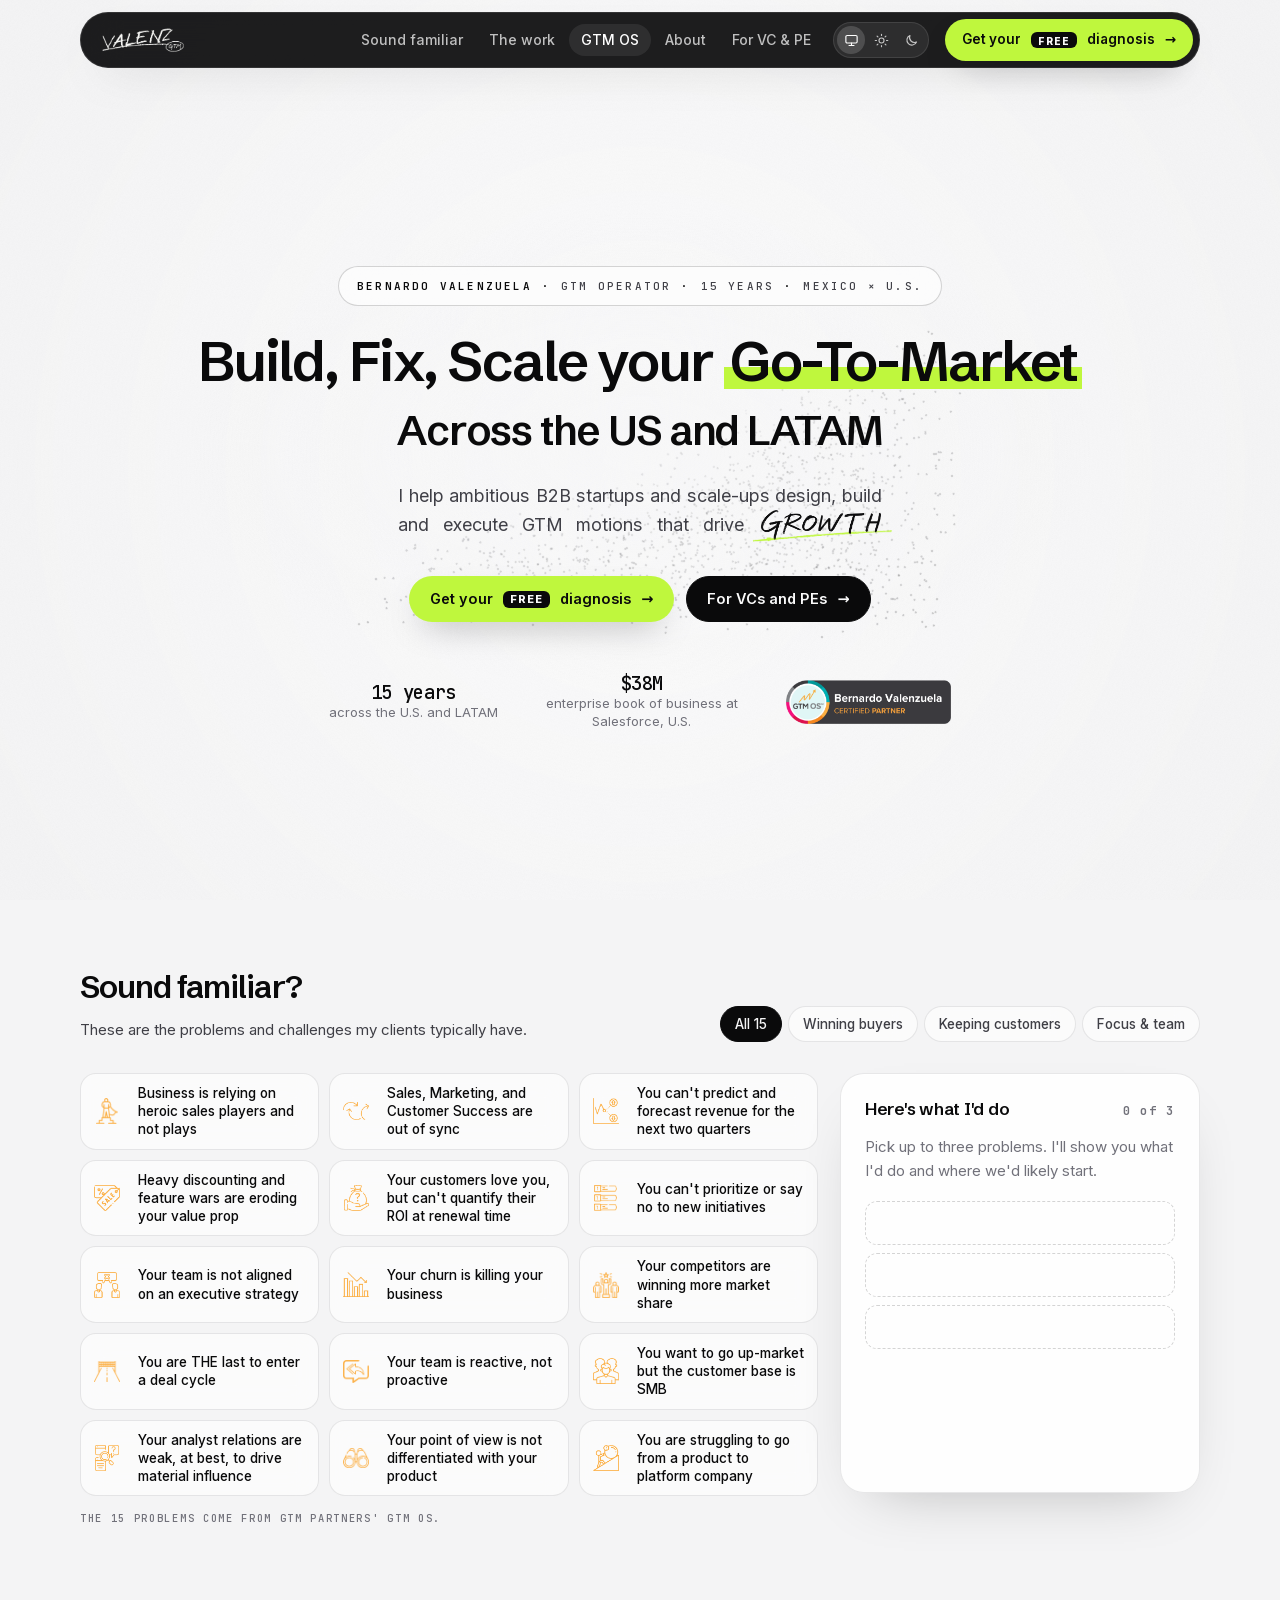
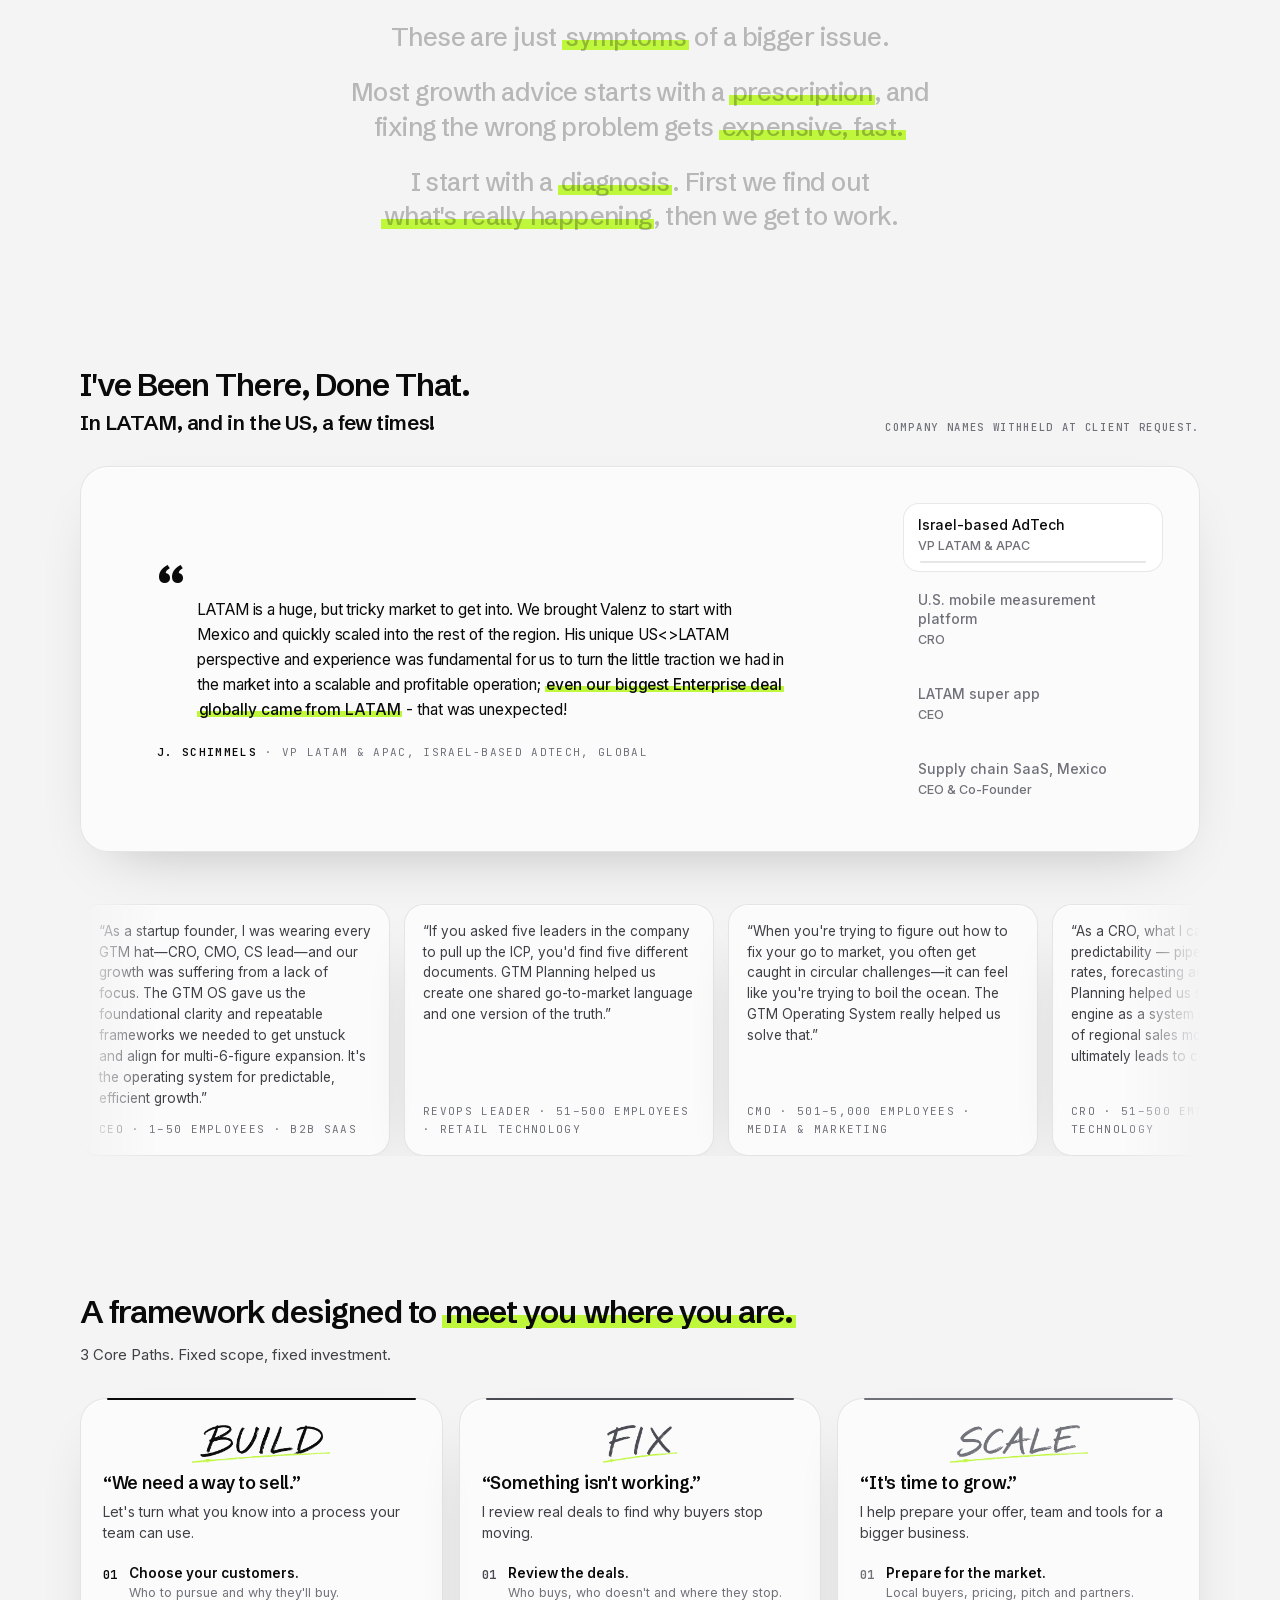
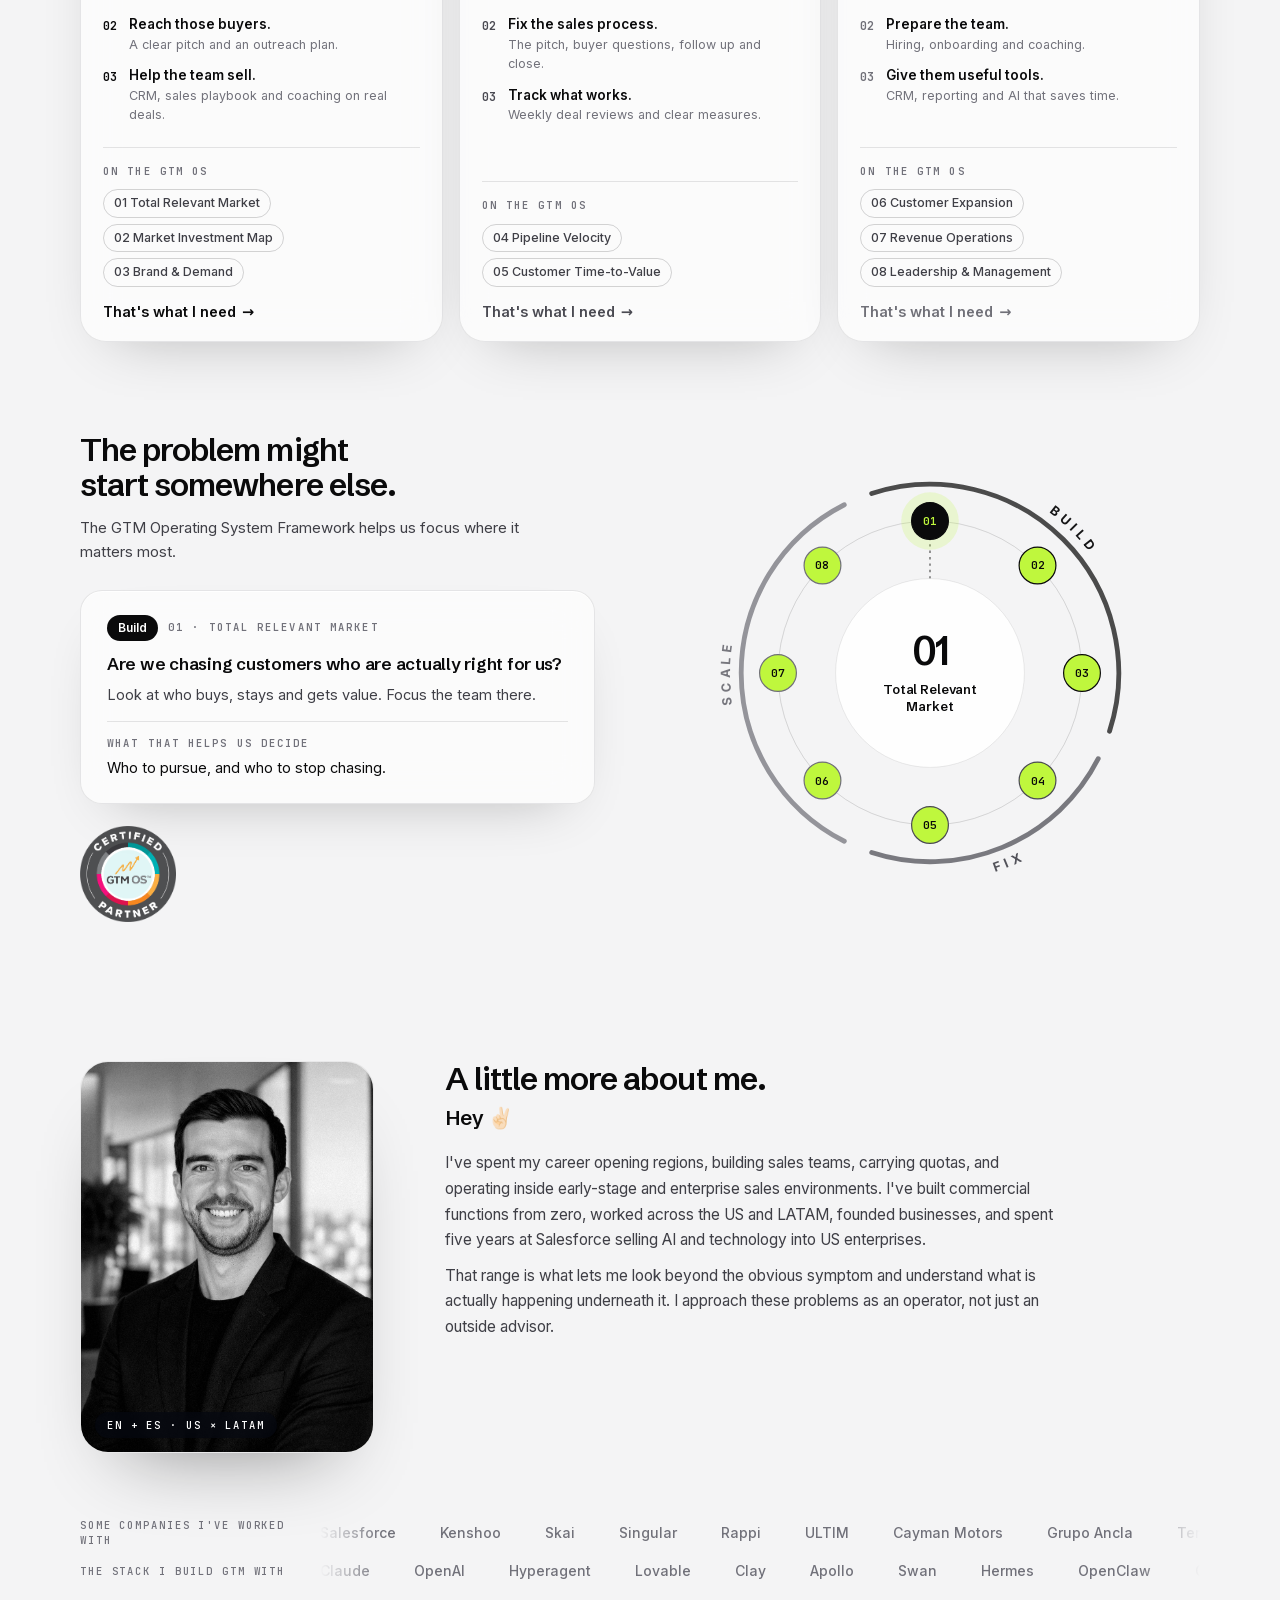
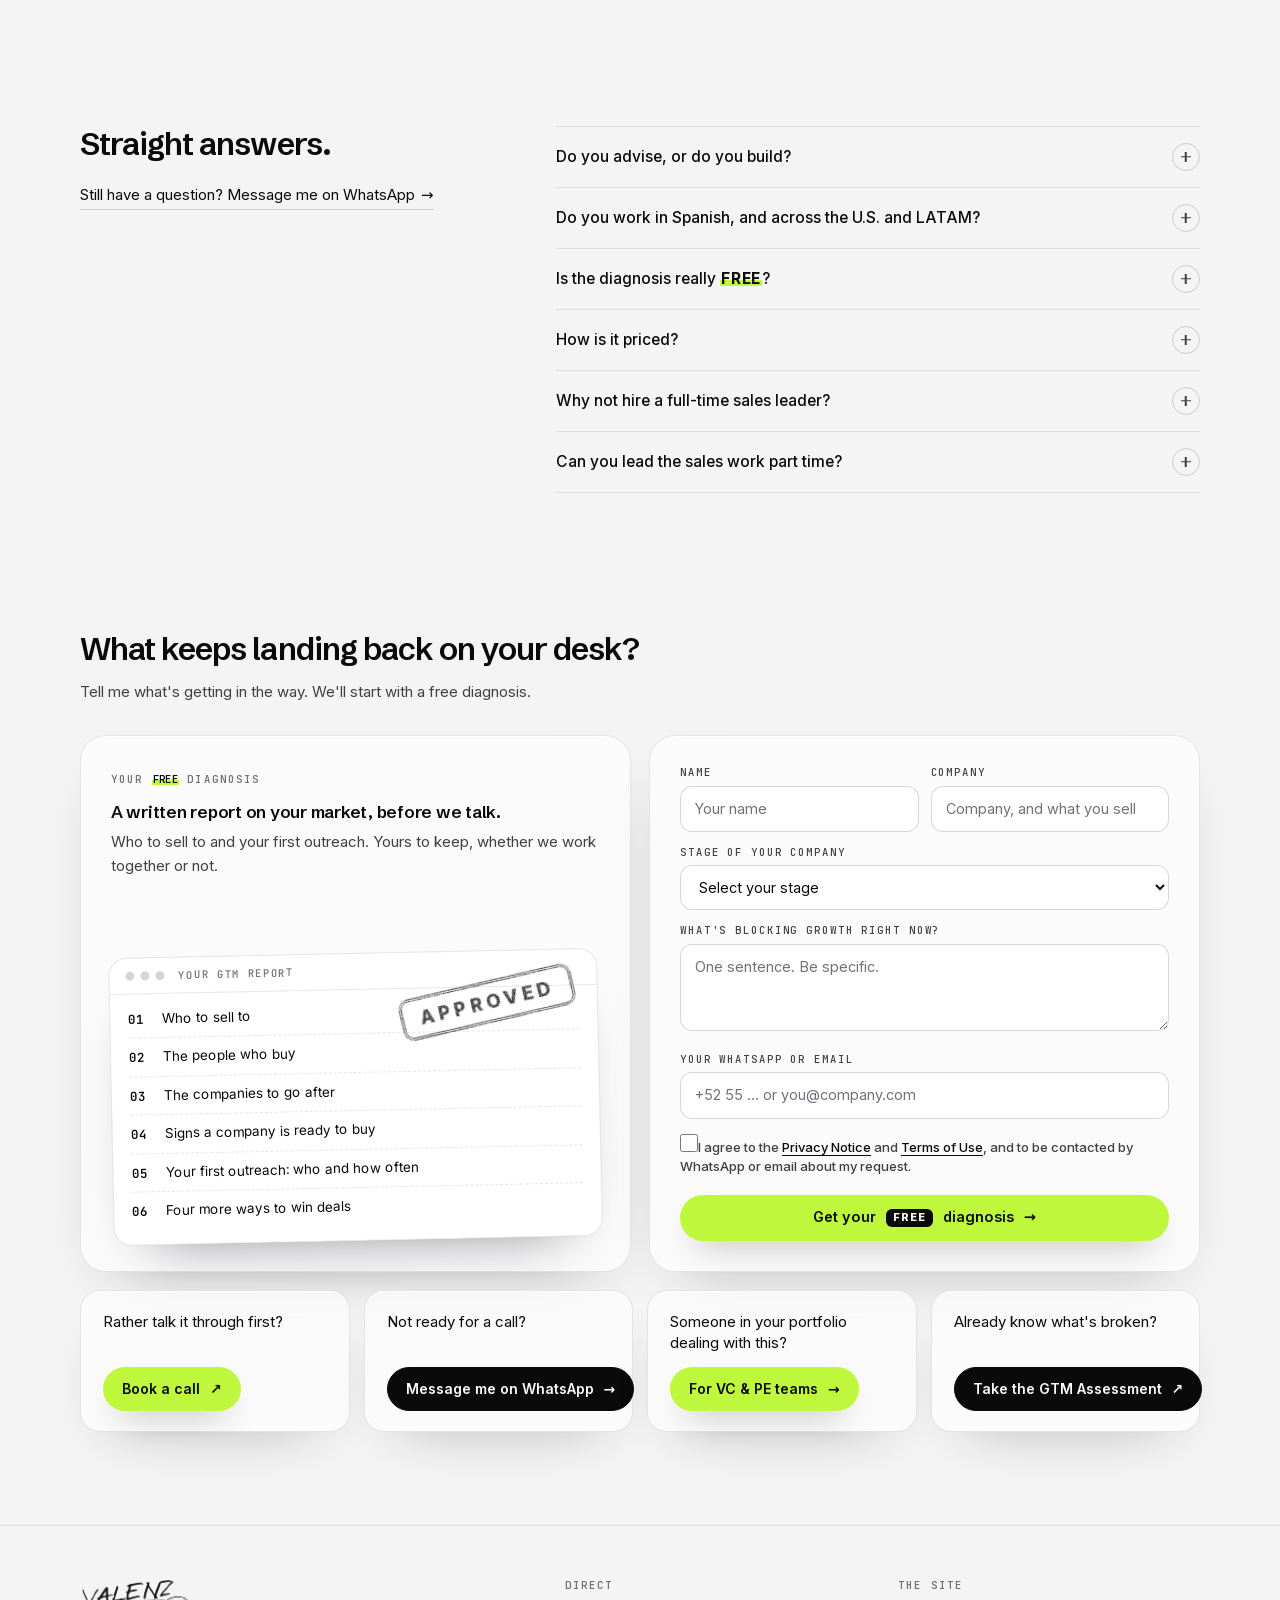
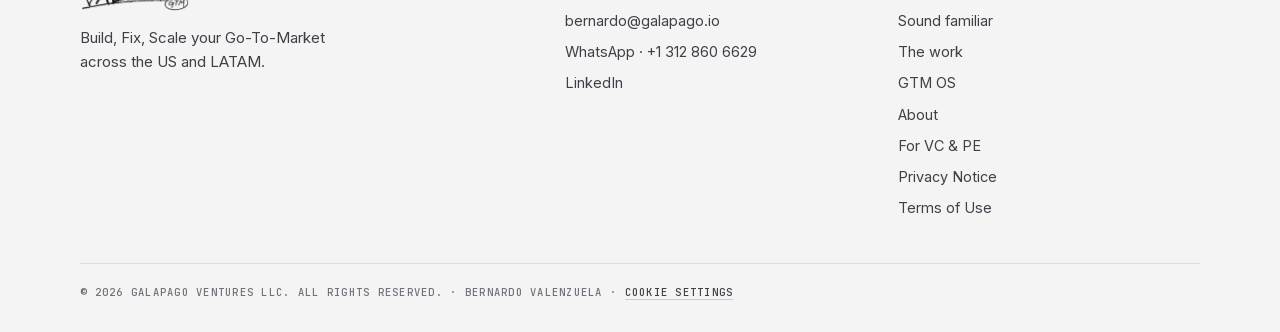
<file: index.html>
<!DOCTYPE html>
<html lang="en">
<head>
<meta charset="utf-8">
<meta name="viewport" content="width=device-width, initial-scale=1, viewport-fit=cover">
<title>GTM Strategy &amp; Execution for early-stage B2B companies</title>
<script src="consent.js?v=v5b" data-pixel></script>
<script>/* theme before first paint: the visitor's pick, else the device setting */(function(){var d=document.documentElement;d.classList.add('js');try{var v=localStorage.getItem('bv-theme');if(v==='light'||v==='dark')d.setAttribute('data-theme',v)}catch(e){}})();</script>
<meta name="description" content="GTM strategy and execution for early-stage B2B companies across the US and LATAM. Build, Fix or Scale your Go-To-Market, starting with a free diagnosis.">
<meta name="robots" content="index, follow, max-image-preview:large, max-snippet:-1">
<meta name="theme-color" content="#09090B" media="(prefers-color-scheme: dark)">
<meta name="theme-color" content="#F4F4F5" media="(prefers-color-scheme: light)">
<link rel="canonical" href="https://galapago.io/">
<meta property="og:type" content="website">
<meta property="og:site_name" content="valenzGTM">
<meta property="og:url" content="https://galapago.io/">
<meta property="og:title" content="B. Valenzuela | GTM Strategy and Execution Across the US & LATAM">
<meta property="og:description" content="Across the US and LATAM. Build, Fix or Scale your Go-To-Market, starting with a free diagnosis.">
<meta property="og:image" content="https://galapago.io/assets/og-image.jpg?v=7">
<meta property="og:image:width" content="1200"><meta property="og:image:height" content="630">
<meta property="og:image:alt" content="Build, Fix, Scale your Go-To-Market. Across the US and LATAM.">
<meta property="og:locale" content="en_US">
<meta name="twitter:card" content="summary_large_image">
<meta name="twitter:title" content="B. Valenzuela | GTM Strategy and Execution Across the US & LATAM">
<meta name="twitter:description" content="Across the US and LATAM. Build, Fix or Scale your Go-To-Market, starting with a free diagnosis.">
<meta name="twitter:image" content="https://galapago.io/assets/og-image.jpg?v=7">
<meta name="twitter:image:alt" content="Build, Fix, Scale your Go-To-Market. Across the US and LATAM.">
<link rel="icon" href="favicon.ico" sizes="48x48">
<link rel="icon" type="image/png" sizes="32x32" href="assets/favicon-32.png?v=5">
<link rel="icon" type="image/png" sizes="96x96" href="assets/favicon-96.png?v=1">
<link rel="apple-touch-icon" href="assets/apple-touch-icon.png?v=4">
<link rel="manifest" href="site.webmanifest">
<link rel="preload" href="assets/fonts/schibsted-grotesk-latin.woff2" as="font" type="font/woff2" crossorigin>
<link rel="preload" href="assets/fonts/inter-latin.woff2" as="font" type="font/woff2" crossorigin>
<link rel="stylesheet" href="site.css?v=6d">
<link rel="stylesheet" href="palette-mono.css?v=4">
<script type="application/ld+json">{"@context":"https://schema.org","@graph":[{"@type":"Organization","@id":"https://galapago.io/#business","name":"valenzGTM","legalName":"Galapago Ventures LLC","url":"https://galapago.io/","logo":"https://galapago.io/assets/icon-512.png","image":"https://galapago.io/assets/og-image.jpg","description":"GTM strategy and execution for early-stage B2B companies across the US and LATAM.","areaServed":["United States","Mexico","Latin America"],"email":"bernardo@galapago.io","telephone":"+1-312-860-6629"},{"@type":"WebSite","@id":"https://galapago.io/#website","url":"https://galapago.io/","name":"valenzGTM","inLanguage":"en","publisher":{"@id":"https://galapago.io/#business"}}]}</script>
</head>
<body>
<canvas id="field" aria-hidden="true"></canvas>
<a class="skip" href="#main">Skip to content</a>

<nav class="nav" id="nav" aria-label="Main">
  <a class="nav-logo" href="#top"><img src="assets/valenzgtm-wordmark.png?v=2" alt="valenzGTM · Bernardo Valenzuela" width="900" height="277"></a>
  <div class="nav-links" id="navLinks">
    <a href="#problems">Sound familiar</a>
    <a href="#work">The work</a>
    <a href="#gtm-os">GTM OS</a>
    <a href="#about">About</a>
    <a href="vc-pe.html">For VC &amp; PE</a>
    <div class="theme" role="group" aria-label="Colors">
      <button type="button" data-theme-set="system" aria-pressed="true" title="Match my device"><svg viewBox="0 0 24 24" fill="none" stroke="currentColor" stroke-width="1.8" stroke-linecap="round" stroke-linejoin="round" aria-hidden="true"><rect x="3" y="4" width="18" height="12" rx="2"/><path d="M8 20h8M12 16v4"/></svg><span class="sr">Match my device</span></button>
      <button type="button" data-theme-set="light" aria-pressed="false" title="Light"><svg viewBox="0 0 24 24" fill="none" stroke="currentColor" stroke-width="1.8" stroke-linecap="round" aria-hidden="true"><circle cx="12" cy="12" r="4"/><path d="M12 2v2M12 20v2M4.9 4.9l1.4 1.4M17.7 17.7l1.4 1.4M2 12h2M20 12h2M4.9 19.1l1.4-1.4M17.7 6.3l1.4-1.4"/></svg><span class="sr">Light</span></button>
      <button type="button" data-theme-set="dark" aria-pressed="false" title="Dark"><svg viewBox="0 0 24 24" fill="none" stroke="currentColor" stroke-width="1.8" stroke-linecap="round" stroke-linejoin="round" aria-hidden="true"><path d="M20 14.5A8 8 0 0 1 9.5 4a8 8 0 1 0 10.5 10.5z"/></svg><span class="sr">Dark</span></button>
    </div>
  </div>
  <a class="btn btn-primary nav-cta" href="#start"><span class="hide-sm">Get your</span> <span class="free">FREE</span> diagnosis <span class="arr">→</span></a>
  <button class="menu-btn" type="button" aria-expanded="false" aria-controls="navLinks" aria-label="Open menu"><svg viewBox="0 0 24 24" fill="none" stroke="currentColor" stroke-width="1.8" stroke-linecap="round" aria-hidden="true"><path d="M4 8h16M4 16h16"/></svg></button>
</nav>

<header class="hero" id="top" data-dots="growmap">
  <div class="wrap hero-center">
    <p class="hero-pill intro"><b>Bernardo Valenzuela</b><i aria-hidden="true">·</i><span>GTM Operator</span><i aria-hidden="true">·</i><span>15 years</span><i aria-hidden="true">·</i><span>Mexico × U.S.</span></p>
    <h1 class="h1 intro" style="--d:.06s"><span class="l1"><span class="l1a">Build, Fix, Scale</span> <span class="l1b">your <span class="w">Go-To-Market</span></span></span><span class="l2">Across the <span class="w">US</span> and <span class="w">LATAM</span></span></h1>
    <p class="hero-sub intro" style="--d:.12s">I help ambitious B2B startups and scale-ups design, build and execute GTM motions that drive <span class="grow-u"><span class="hw" role="img" aria-label="growth"><svg viewBox="0 0 917 230" aria-hidden="true" focusable="false"><path pathLength="100" style="--a:0.55s;--t:0.13s" d="M131 16C130 14 127 6 122 5C117 4 109 3 100 8C91 13 77 24 66 34C55 44 44 55 35 66C26 77 20 88 15 98C10 108 8 119 8 128C8 137 13 148 18 153C23 158 31 161 40 161C49 161 61 157 72 152C83 147 96 138 104 132C112 126 119 119 122 116"/><path pathLength="100" style="--a:0.70s;--t:0.07s" d="M63 106C69 105 87 102 100 99C113 96 130 93 140 91C150 89 159 88 163 88"/><path pathLength="100" style="--a:0.79s;--t:0.08s" d="M141 93C140 96 136 100 133 108C130 116 126 130 122 142C118 154 115 166 112 178C109 190 106 206 105 214C104 222 104 222 104 224"/><path pathLength="100" style="--a:0.92s;--t:0.09s" d="M225 24L200 98L174 180"/><path pathLength="100" style="--a:1.03s;--t:0.12s" d="M184 60C187 58 195 50 204 46C213 42 228 37 240 35C252 33 266 33 276 34C286 35 295 39 300 42C305 45 306 50 304 54C302 58 299 60 290 65C281 70 264 81 252 87C240 93 227 98 215 101C203 104 188 105 182 106"/><path pathLength="100" style="--a:1.16s;--t:0.07s" d="M205 107C209 109 219 114 228 119C237 124 248 129 260 134C272 139 294 148 301 151"/><path pathLength="100" style="--a:1.28s;--t:0.14s" d="M395 46C390 47 372 48 362 54C352 60 344 70 338 80C332 90 327 104 325 114C323 124 322 135 326 142C330 149 339 156 348 156C357 156 370 151 380 143C390 135 401 121 408 110C415 99 420 88 420 78C420 68 416 58 410 52C404 46 392 44 385 45C378 46 370 52 366 57C362 62 362 70 361 72"/><path pathLength="100" style="--a:1.47s;--t:0.18s" d="M465 40L446 157L520 64L527 158L620 22"/><path pathLength="100" style="--a:1.70s;--t:0.08s" d="M637 45C644 44 666 40 680 38C694 36 702 36 720 35C738 34 775 32 786 31"/><path pathLength="100" style="--a:1.80s;--t:0.08s" d="M712 32C709 42 701 72 696 90C691 108 686 125 683 140C680 155 679 173 678 180"/><path pathLength="100" style="--a:1.94s;--t:0.08s" d="M846 25C843 35 835 62 829 84C823 106 812 147 808 160"/><path pathLength="100" style="--a:2.03s;--t:0.08s" d="M909 20C907 30 904 57 898 82C892 107 880 154 876 168"/><path pathLength="100" style="--a:2.14s;--t:0.06s" d="M825 94C831 94 850 93 862 93C874 93 894 93 900 93"/></svg></span></span></p>
    <div class="hero-ctas intro" style="--d:.22s">
        <a class="btn btn-primary" href="#start">Get your <span class="free">FREE</span> diagnosis <span class="arr">→</span></a>
        <a class="btn btn-ghost" href="vc-pe.html">For VCs and PEs <span class="arr">→</span></a>
      </div>
    <ul class="creds intro" style="--d:.32s">
        <li><b>15 years</b><span>across the U.S. and LATAM</span></li>
        <li><b>$38M</b><span>enterprise book of business at Salesforce, U.S.</span></li>
        <li class="badge"><a href="https://www.gtmpartners.com/certified-gtm-partner?ref=bernardo-valenzuela" target="_blank" rel="noopener noreferrer"><img src="assets/gtm-os-certified-partner-bernardo.png?v=2" alt="Bernardo Valenzuela, GTM OS Certified Partner" width="579" height="154"></a></li>
      </ul>
  </div>
</header>

<main id="main">
<section class="sec" id="problems">
  <div class="wrap" data-dots="field">
    <div class="sec-head">
      <div>
        <h2 class="h2">Sound familiar?</h2>
        <p class="lead">These are the problems and challenges my clients typically have.</p>
      </div>
      <div class="pf-filters" role="group" aria-label="Filter the problems">
        <button class="chip" type="button" data-f="all" aria-pressed="true">All 15</button>
        <button class="chip" type="button" data-f="sales" aria-pressed="false">Winning buyers</button>
        <button class="chip" type="button" data-f="value" aria-pressed="false">Keeping customers</button>
        <button class="chip" type="button" data-f="team" aria-pressed="false">Focus &amp; team</button>
      </div>
    </div>
    <div class="pf-body">
      <div>
        <div class="pf-grid" id="pfGrid">
          <button class="pf-card" type="button" aria-pressed="false" data-i="0" data-g="team"><img src="assets/gtmos-problems/problem-01.png" alt="" width="93" height="108" loading="lazy"><span>Business is relying on heroic sales players and not plays</span><b class="pick" aria-hidden="true"></b></button>
          <button class="pf-card" type="button" aria-pressed="false" data-i="1" data-g="team"><img src="assets/gtmos-problems/problem-02.png" alt="" width="91" height="64" loading="lazy"><span>Sales, Marketing, and Customer Success are out of sync</span><b class="pick" aria-hidden="true"></b></button>
          <button class="pf-card" type="button" aria-pressed="false" data-i="2" data-g="sales"><img src="assets/gtmos-problems/problem-03.png" alt="" width="87" height="87" loading="lazy"><span>You can't predict and forecast revenue for the next two quarters</span><b class="pick" aria-hidden="true"></b></button>
          <button class="pf-card" type="button" aria-pressed="false" data-i="3" data-g="sales"><img src="assets/gtmos-problems/problem-04.png" alt="" width="87" height="87" loading="lazy"><span>Heavy discounting and feature wars are eroding your value prop</span><b class="pick" aria-hidden="true"></b></button>
          <button class="pf-card" type="button" aria-pressed="false" data-i="4" data-g="value"><img src="assets/gtmos-problems/problem-05.png" alt="" width="84" height="87" loading="lazy"><span>Your customers love you, but can't quantify their ROI at renewal time</span><b class="pick" aria-hidden="true"></b></button>
          <button class="pf-card" type="button" aria-pressed="false" data-i="5" data-g="team"><img src="assets/gtmos-problems/problem-06.png" alt="" width="66" height="74" loading="lazy"><span>You can't prioritize or say no to new initiatives</span><b class="pick" aria-hidden="true"></b></button>
          <button class="pf-card" type="button" aria-pressed="false" data-i="6" data-g="team"><img src="assets/gtmos-problems/problem-07.png" alt="" width="89" height="89" loading="lazy"><span>Your team is not aligned on an executive strategy</span><b class="pick" aria-hidden="true"></b></button>
          <button class="pf-card" type="button" aria-pressed="false" data-i="7" data-g="value"><img src="assets/gtmos-problems/problem-08.png" alt="" width="88" height="86" loading="lazy"><span>Your churn is killing your business</span><b class="pick" aria-hidden="true"></b></button>
          <button class="pf-card" type="button" aria-pressed="false" data-i="8" data-g="sales"><img src="assets/gtmos-problems/problem-09.png" alt="" width="112" height="113" loading="lazy"><span>Your competitors are winning more market share</span><b class="pick" aria-hidden="true"></b></button>
          <button class="pf-card" type="button" aria-pressed="false" data-i="9" data-g="sales"><img src="assets/gtmos-problems/problem-10.png" alt="" width="107" height="85" loading="lazy"><span>You are THE last to enter a deal cycle</span><b class="pick" aria-hidden="true"></b></button>
          <button class="pf-card" type="button" aria-pressed="false" data-i="10" data-g="team"><img src="assets/gtmos-problems/problem-11.png" alt="" width="111" height="99" loading="lazy"><span>Your team is reactive, not proactive</span><b class="pick" aria-hidden="true"></b></button>
          <button class="pf-card" type="button" aria-pressed="false" data-i="11" data-g="sales"><img src="assets/gtmos-problems/problem-12.png" alt="" width="90" height="90" loading="lazy"><span>You want to go up-market but the customer base is SMB</span><b class="pick" aria-hidden="true"></b></button>
          <button class="pf-card" type="button" aria-pressed="false" data-i="12" data-g="sales"><img src="assets/gtmos-problems/problem-13.png" alt="" width="94" height="103" loading="lazy"><span>Your analyst relations are weak, at best, to drive material influence</span><b class="pick" aria-hidden="true"></b></button>
          <button class="pf-card" type="button" aria-pressed="false" data-i="13" data-g="sales"><img src="assets/gtmos-problems/problem-14.png" alt="" width="108" height="83" loading="lazy"><span>Your point of view is not differentiated with your product</span><b class="pick" aria-hidden="true"></b></button>
          <button class="pf-card" type="button" aria-pressed="false" data-i="14" data-g="team"><img src="assets/gtmos-problems/problem-15.png" alt="" width="95" height="95" loading="lazy"><span>You are struggling to go from a product to platform company</span><b class="pick" aria-hidden="true"></b></button>
        </div>
        <button class="btn btn-ghost pf-more" type="button" id="pfMore" hidden>See all 15</button>
        <p class="pf-credit">The 15 problems come from GTM Partners' GTM OS.</p>
      </div>
      <aside class="pf-panel glass" id="pfPanel" aria-live="polite">
        <div class="pf-panel-top"><h3 class="h3">Here's what I'd do</h3><span class="pf-count" id="pfCount">0 of 3</span></div>
        <div id="pfOut">
          <p class="pf-empty">Pick up to three problems. I'll show you what I'd do and where we'd likely start.</p>
          <div class="pf-slots" aria-hidden="true"><i></i><i></i><i></i></div>
        </div>
      </aside>
    </div>
  </div>
</section>
<div class="pf-bar" id="pfBar" aria-hidden="true"><b id="pfBarN">1 of 3</b> <span>picked</span><button type="button" id="pfBarGo" tabindex="-1">See what I'd do</button></div>

<section class="bridge" id="diagnosis">
  <div class="wrap" data-dots="lens">
    <div class="bridge-text" id="bridgeText">
      <p>These are just <span class="dx">symptoms</span> of a bigger issue.</p>
      <p>Most growth advice starts with a <span class="dx">prescription</span>, and fixing the wrong problem gets <span class="dx">expensive, fast.</span></p>
      <p>I start with a <span class="dx">diagnosis</span>. First we find out <span class="dx">what's really happening</span>, then we get to work.</p>
    </div>
  </div>
</section>

<section class="sec" id="proof">
  <div class="wrap" data-dots="strands">
    <div class="sec-head">
      <div><h2 class="h2">I've Been There, Done That.</h2><p class="kick">In LATAM, and in the US, a few times!</p></div>
      <p class="q-note">Company names withheld at client request.</p>
    </div>
    <div class="q-feature glass" id="qFeature">
      <div class="q-stack">
        <figure class="q-item on" id="q0" role="tabpanel" aria-labelledby="qt0">
          <span class="q-mark" aria-hidden="true">“</span>
          <blockquote class="q-text">LATAM is a huge, but tricky market to get into. We brought Valenz to start with Mexico and quickly scaled into the rest of the region. His unique US&lt;&gt;LATAM perspective and experience was fundamental for us to turn the little traction we had in the market into a scalable and profitable operation; <mark>even our biggest Enterprise deal globally came from LATAM</mark> - that was unexpected!</blockquote>
          <figcaption class="q-cite"><b>J. Schimmels</b> · VP LATAM &amp; APAC, Israel-based AdTech, global</figcaption>
        </figure>
        <figure class="q-item" id="q1" role="tabpanel" aria-labelledby="qt1" aria-hidden="true">
          <span class="q-mark" aria-hidden="true">“</span>
          <blockquote class="q-text">Bernardo built and executed the local GTM motion from scratch and <mark>handed us a running operation</mark>: signed customers, partner ecosystem, our pricing and commercial strategy to align to market realities, our localized value narrative and positioning. Within the first year we got to $1.2M ARR and had a clear path to scale</blockquote>
          <figcaption class="q-cite"><b>CRO</b> · U.S. mobile measurement platform, Series B</figcaption>
        </figure>
        <figure class="q-item" id="q2" role="tabpanel" aria-labelledby="qt2" aria-hidden="true">
          <span class="q-mark" aria-hidden="true">“</span>
          <blockquote class="q-text">When we launched our Ads BU we knew the product worked and the value it meant for our customers, so <mark>we called Bernardo back in</mark> to help us build and execute a solid and scalable GTM strategy. He helped us drive strategic alignment across leadership, marketing, product and sales and that translated into over $3.5M in closed business within the first 3 months.</blockquote>
          <figcaption class="q-cite"><b>CEO</b> · LATAM super app, B2B Ads unit</figcaption>
        </figure>
        <figure class="q-item" id="q3" role="tabpanel" aria-labelledby="qt3" aria-hidden="true">
          <span class="q-mark" aria-hidden="true">“</span>
          <blockquote class="q-text">My co-founder and I had strong ops and tech backgrounds — we knew what to build, why, and how. But we had no clue how to distribute and sell it. We called Bernardo and <mark>he built our GTM strategy from the ground up</mark>; we're now ahead of our forecast with an incredible outlook.</blockquote>
          <figcaption class="q-cite"><b>RM</b> · CEO &amp; Co-Founder, supply chain &amp; logistics SaaS, Mexico</figcaption>
        </figure>
      </div>
      <div class="q-tabs" role="tablist" aria-label="Client quotes">
        <button class="q-tab" type="button" role="tab" id="qt0" aria-controls="q0" aria-selected="true">Israel-based AdTech<small>VP LATAM &amp; APAC</small><span class="bar"><i></i></span></button>
        <button class="q-tab" type="button" role="tab" id="qt1" aria-controls="q1" aria-selected="false" tabindex="-1">U.S. mobile measurement platform<small>CRO</small><span class="bar"><i></i></span></button>
        <button class="q-tab" type="button" role="tab" id="qt2" aria-controls="q2" aria-selected="false" tabindex="-1">LATAM super app<small>CEO</small><span class="bar"><i></i></span></button>
        <button class="q-tab" type="button" role="tab" id="qt3" aria-controls="q3" aria-selected="false" tabindex="-1">Supply chain SaaS, Mexico<small>CEO &amp; Co-Founder</small><span class="bar"><i></i></span></button>
      </div>
    </div>

    <div class="osq">
      <div class="marquee" id="osq">
        <div class="marquee-track" style="--mq:90s">
          <figure class="osq-card glass"><blockquote>“As a startup founder, I was wearing every GTM hat—CRO, CMO, CS lead—and our growth was suffering from a lack of focus. The GTM OS gave us the foundational clarity and repeatable frameworks we needed to get unstuck and align for multi-6-figure expansion. It's the operating system for predictable, efficient growth.”</blockquote><figcaption>CEO · 1–50 employees · B2B SaaS</figcaption></figure>
          <figure class="osq-card glass"><blockquote>“If you asked five leaders in the company to pull up the ICP, you'd find five different documents. GTM Planning helped us create one shared go-to-market language and one version of the truth.”</blockquote><figcaption>RevOps Leader · 51–500 employees · Retail Technology</figcaption></figure>
          <figure class="osq-card glass"><blockquote>“When you're trying to figure out how to fix your go to market, you often get caught in circular challenges—it can feel like you're trying to boil the ocean. The GTM Operating System really helped us solve that.”</blockquote><figcaption>CMO · 501–5,000 employees · Media &amp; Marketing</figcaption></figure>
          <figure class="osq-card glass"><blockquote>“As a CRO, what I care about is predictability — pipeline, conversion rates, forecasting accuracy. GTM Planning helped us see the revenue engine as a system instead of a collection of regional sales motions. That's what ultimately leads to consistent growth.”</blockquote><figcaption>CRO · 51–500 employees · Retail Technology</figcaption></figure>
          <figure class="osq-card glass"><blockquote>“What the GTM Planning process exposed for me is that we had incredibly capable people running great initiatives, but not always aligned to the same priorities. The process helped bring those efforts into a clear 90-day go-to-market roadmap.”</blockquote><figcaption>CFO · 51–500 employees · Retail Technology</figcaption></figure>
          <figure class="osq-card glass"><blockquote>“The GTM OS gave us the strategic clarity we desperately needed. We narrowed our ICP, sharpened our messaging, and doubled down on the GTM motions that actually drive pipeline velocity, cutting through all the organizational 'busy work' that wasn't moving the needle.”</blockquote><figcaption>CEO · 51–500 employees · Insurance</figcaption></figure>
        </div>
      </div>
    </div>
  </div>
</section>

<section class="sec" id="work">
  <div class="wrap">
    <div class="sec-head">
      <div>
        <h2 class="h2 long">A framework designed to <span class="hl">meet you where you are.</span></h2>
        <p class="lead">3 Core Paths. Fixed scope, fixed investment.</p>
      </div>
    </div>
    <div class="offers" id="offers" data-dots="trio">
      <article class="offer glass" data-offer="build">
        <span class="bw build" role="img" aria-label="Build"></span>
        <p class="offer-say">“We need a way to sell.”</p>
        <p class="offer-desc">Let's turn what you know into a process your team can use.</p>
        <ol class="offer-steps">
          <li><span class="n">01</span><div><b>Choose your customers.</b> <span>Who to pursue and why they'll buy.</span></div></li>
          <li><span class="n">02</span><div><b>Reach those buyers.</b> <span>A clear pitch and an outreach plan.</span></div></li>
          <li><span class="n">03</span><div><b>Help the team sell.</b> <span>CRM, sales playbook and coaching on real deals.</span></div></li>
        </ol>
        <div class="offer-os">
          <p class="label">On the GTM OS</p>
          <div class="pchips"><button class="pchip" type="button" data-k="0">01 Total Relevant Market</button><button class="pchip" type="button" data-k="1">02 Market Investment Map</button><button class="pchip" type="button" data-k="2">03 Brand &amp; Demand</button></div>
        </div>
        <a class="offer-cta" href="#start" data-need="Build: we need a way to sell.">That's what I need <span class="arr">→</span></a>
      </article>
      <article class="offer glass" data-offer="fix">
        <span class="bw fix" role="img" aria-label="Fix"></span>
        <p class="offer-say">“Something isn't working.”</p>
        <p class="offer-desc">I review real deals to find why buyers stop moving.</p>
        <ol class="offer-steps">
          <li><span class="n">01</span><div><b>Review the deals.</b> <span>Who buys, who doesn't and where they stop.</span></div></li>
          <li><span class="n">02</span><div><b>Fix the sales process.</b> <span>The pitch, buyer questions, follow up and close.</span></div></li>
          <li><span class="n">03</span><div><b>Track what works.</b> <span>Weekly deal reviews and clear measures.</span></div></li>
        </ol>
        <div class="offer-os">
          <p class="label">On the GTM OS</p>
          <div class="pchips"><button class="pchip" type="button" data-k="3">04 Pipeline Velocity</button><button class="pchip" type="button" data-k="4">05 Customer Time-to-Value</button></div>
        </div>
        <a class="offer-cta" href="#start" data-need="Fix: something isn't working.">That's what I need <span class="arr">→</span></a>
      </article>
      <article class="offer glass" data-offer="scale">
        <span class="bw scale" role="img" aria-label="Scale"></span>
        <p class="offer-say">“It's time to grow.”</p>
        <p class="offer-desc">I help prepare your offer, team and tools for a bigger business.</p>
        <ol class="offer-steps">
          <li><span class="n">01</span><div><b>Prepare for the market.</b> <span>Local buyers, pricing, pitch and partners.</span></div></li>
          <li><span class="n">02</span><div><b>Prepare the team.</b> <span>Hiring, onboarding and coaching.</span></div></li>
          <li><span class="n">03</span><div><b>Give them useful tools.</b> <span>CRM, reporting and AI that saves time.</span></div></li>
        </ol>
        <div class="offer-os">
          <p class="label">On the GTM OS</p>
          <div class="pchips"><button class="pchip" type="button" data-k="5">06 Customer Expansion</button><button class="pchip" type="button" data-k="6">07 Revenue Operations</button><button class="pchip" type="button" data-k="7">08 Leadership &amp; Management</button></div>
        </div>
        <a class="offer-cta" href="#start" data-need="Scale: it's time to grow.">That's what I need <span class="arr">→</span></a>
      </article>
    </div>
  </div>

    <div class="wrap os-grid" id="gtm-os" data-dots="orbit">
    <div class="os-copy">
      <h2 class="h2">The problem might start somewhere else.</h2>
      <p class="lead" style="margin-top:14px">The GTM Operating System Framework helps us focus where it matters most.</p>
      <div class="os-detail glass" id="osDetail" aria-live="polite">
        <div class="os-tag"><span class="tag o build" id="osOffer">Build</span><span class="label" id="osLabel">01 · Total Relevant Market</span></div>
        <h3 class="h3" id="osQ">Are we chasing customers who are actually right for us?</h3>
        <p id="osD">Look at who buys, stays and gets value. Focus the team there.</p>
        <div class="os-decide"><span class="label">What that helps us decide</span><p id="osX">Who to pursue, and who to stop chasing.</p></div>
      </div>
      <div class="os-badge">
        <a href="https://www.gtmpartners.com/certified-gtm-partner?ref=bernardo-valenzuela" target="_blank" rel="noopener noreferrer"><img class="os-seal" src="assets/gtm-os-certified-partner-circle.png" alt="GTM OS Certified Partner" width="486" height="486" loading="lazy"></a>
      </div>
    </div>
    <div class="ring" id="ring">
      <svg viewBox="0 0 600 600" role="group" aria-label="The eight GTM OS pillars, grouped under Build, Fix and Scale">
        <defs>
          <path id="lpB" d="M222.7 62.2A250 250 0 0 1 537.8 377.3"/>
          <path id="lpF" d="M219 549.2A262 262 0 0 0 533.4 418.9"/>
          <path id="lpS" d="M186.5 522.8A250 250 0 0 1 186.5 77.2"/>
        </defs>
        <circle class="r-base" cx="300" cy="300" r="190"/>
        <path class="r-arc build" d="M227.1 75.6A236 236 0 0 1 524.4 372.9"/>
        <path class="r-arc fix" d="M510.3 407.1A236 236 0 0 1 227.1 524.4"/>
        <path class="r-arc scale" d="M192.9 510.3A236 236 0 0 1 192.9 89.7"/>
        <text class="r-lab build"><textPath href="#lpB" startOffset="50%" text-anchor="middle">BUILD</textPath></text>
        <text class="r-lab fix"><textPath href="#lpF" startOffset="50%" text-anchor="middle">FIX</textPath></text>
        <text class="r-lab scale"><textPath href="#lpS" startOffset="50%" text-anchor="middle">SCALE</textPath></text>
        <line class="r-spoke" id="osSpoke" x1="300" y1="182" x2="300" y2="133"/>
        <circle class="r-core" cx="300" cy="300" r="118"/>
        <text class="r-num" id="osNum" x="300" y="290">01</text>
        <text class="r-name" id="osN1" x="300" y="326">Total Relevant</text>
        <text class="r-name" id="osN2" x="300" y="348">Market</text>
        <g class="r-node" data-k="0" data-g="build" role="button" tabindex="0" aria-pressed="true" aria-label="01, Total Relevant Market" transform="translate(300 110)"><circle class="halo" r="36"/><circle class="b" r="23"/><text>01</text></g>
        <g class="r-node" data-k="1" data-g="build" role="button" tabindex="0" aria-pressed="false" aria-label="02, Market Investment Map" transform="translate(434.4 165.6)"><circle class="halo" r="36"/><circle class="b" r="23"/><text>02</text></g>
        <g class="r-node" data-k="2" data-g="build" role="button" tabindex="0" aria-pressed="false" aria-label="03, Brand and Demand" transform="translate(490 300)"><circle class="halo" r="36"/><circle class="b" r="23"/><text>03</text></g>
        <g class="r-node" data-k="3" data-g="fix" role="button" tabindex="0" aria-pressed="false" aria-label="04, Pipeline Velocity" transform="translate(434.4 434.4)"><circle class="halo" r="36"/><circle class="b" r="23"/><text>04</text></g>
        <g class="r-node" data-k="4" data-g="fix" role="button" tabindex="0" aria-pressed="false" aria-label="05, Customer Time-to-Value" transform="translate(300 490)"><circle class="halo" r="36"/><circle class="b" r="23"/><text>05</text></g>
        <g class="r-node" data-k="5" data-g="scale" role="button" tabindex="0" aria-pressed="false" aria-label="06, Customer Expansion" transform="translate(165.6 434.4)"><circle class="halo" r="36"/><circle class="b" r="23"/><text>06</text></g>
        <g class="r-node" data-k="6" data-g="scale" role="button" tabindex="0" aria-pressed="false" aria-label="07, Revenue Operations" transform="translate(110 300)"><circle class="halo" r="36"/><circle class="b" r="23"/><text>07</text></g>
        <g class="r-node" data-k="7" data-g="scale" role="button" tabindex="0" aria-pressed="false" aria-label="08, Leadership and Management" transform="translate(165.6 165.6)"><circle class="halo" r="36"/><circle class="b" r="23"/><text>08</text></g>
      </svg>
    </div>
  </div>
</section>

<section class="sec" id="about">
  <div class="wrap about-grid" data-dots="path">
    <figure class="about-photo">
      <img src="assets/bernardo-valenzuela.jpg" alt="Bernardo Valenzuela" width="900" height="1200" loading="lazy">
      <span class="pill">EN + ES · US × LATAM</span>
    </figure>
    <div class="about-copy">
      <h2 class="h2">A little more about me.</h2>
      <p class="hi">Hey ✌🏻</p>
      <div class="about-close">
        <p>I've spent my career opening regions, building sales teams, carrying quotas, and operating inside early-stage and enterprise sales environments. I've built commercial functions from zero, worked across the US and LATAM, founded businesses, and spent five years at Salesforce selling AI and technology into US enterprises.</p>
        <p>That range is what lets me look beyond the obvious symptom and understand what is actually happening underneath it. I approach these problems as an operator, not just an outside advisor.</p>
      </div>
    </div>
  </div>
  <div class="wrap names">
    <div class="names-row">
      <p>Some companies I've worked with</p>
      <div class="marquee"><div class="marquee-track" style="--mq:70s"><span class="names-item">Salesforce</span><span class="names-item">Kenshoo</span><span class="names-item">Skai</span><span class="names-item">Singular</span><span class="names-item">Rappi</span><span class="names-item">ULTIM</span><span class="names-item">Cayman Motors</span><span class="names-item">Grupo Ancla</span><span class="names-item">Terranova</span><span class="names-item">Navistar</span><span class="names-item">Evercore Partners</span></div></div>
    </div>
    <div class="names-row">
      <p>The stack I build GTM with</p>
      <div class="marquee rev"><div class="marquee-track" style="--mq:70s"><span class="names-item">Claude</span><span class="names-item">OpenAI</span><span class="names-item">Hyperagent</span><span class="names-item">Lovable</span><span class="names-item">Clay</span><span class="names-item">Apollo</span><span class="names-item">Swan</span><span class="names-item">Hermes</span><span class="names-item">OpenClaw</span><span class="names-item">Granola</span><span class="names-item">Composio</span></div></div>
    </div>
  </div>
</section>

<section class="sec" id="faq">
  <div class="wrap faq-grid" data-dots="calm">
    <div class="faq-side">
      <h2 class="h2">Straight answers.</h2>
      <a class="link" href="https://wa.me/13128606629?text=Hi%20Bernardo%2C%20let%27s%20talk%20about%20my%20go-to-market." target="_blank" rel="noopener noreferrer">Still have a question? Message me on WhatsApp <span class="arr">→</span></a>
    </div>
    <div class="faq">
      <details><summary>Do you advise, or do you build?<span class="plus" aria-hidden="true"></span></summary><p>Both. We plan it together first, then I build and deploy it inside your business: the plays, the pipeline, the CRM and the AI workflows that run them. The plan only matters once it's running.</p></details>
      <details><summary>Do you work in Spanish, and across the U.S. and LATAM?<span class="plus" aria-hidden="true"></span></summary><p>Yes, in both languages. I've sold in the U.S. (a $38M enterprise book at Salesforce) and built revenue across LATAM, including for US and Israeli companies entering the region.</p></details>
      <details><summary><span>Is the diagnosis really <span class="free-t">FREE</span>?</span><span class="plus" aria-hidden="true"></span></summary><p>Yes. You get the written report and the call whether or not we work together. Not a fit? I'll tell you what to do instead.</p></details>
      <details><summary>How is it priced?<span class="plus" aria-hidden="true"></span></summary><p>After the diagnosis, once we both know what you need. Everything after the diagnosis has a fixed investment and a fixed scope, agreed before we start. No hourly meter, no surprise invoices.</p></details>
      <details><summary>Why not hire a full-time sales leader?<span class="plus" aria-hidden="true"></span></summary><p>Hire one once the motion works. Search, hiring and ramp take months, and a hire made before anyone knows what's broken adds cost to the problem. I fix the system first, so your hire has something to run.</p></details>
      <details><summary>Can you lead the sales work part time?<span class="plus" aria-hidden="true"></span></summary><p>Yes. We agree on the responsibilities and time your team needs.</p></details>
    </div>
  </div>
</section>

<section class="sec" id="start">
  <div class="wrap" data-dots="beacon">
    <div class="sec-head">
      <div>
        <h2 class="h2">What keeps landing back on your desk?</h2>
        <p class="lead">Tell me what's getting in the way. We'll start with a free diagnosis.</p>
      </div>
    </div>
    <div class="start-grid">
      <div class="rep glass">
        <div class="rep-copy">
          <span class="label">Your <span class="free-t">FREE</span> diagnosis</span>
          <h3 class="h3">A written report on your market, before we talk.</h3>
          <p>Who to sell to and your first outreach. Yours to keep, whether we work together or not.</p>
        </div>
        <div class="rep-doc">
          <div class="rep-bar"><i></i><i></i><i></i><span>Your GTM report</span></div>
          <span class="stamp" aria-hidden="true">Approved</span>
          <ol><li><b>01</b>Who to sell to</li><li><b>02</b>The people who buy</li><li><b>03</b>The companies to go after</li><li><b>04</b>Signs a company is ready to buy</li><li><b>05</b>Your first outreach: who and how often</li><li><b>06</b>Four more ways to win deals</li></ol>
        </div>
      </div>
      <form class="form-card glass" id="diagForm" novalidate>
        <div class="row2">
          <div><label for="f-name">Name</label><input id="f-name" name="name" type="text" placeholder="Your name" autocomplete="name"></div>
          <div><label for="f-company">Company</label><input id="f-company" name="company" type="text" placeholder="Company, and what you sell" autocomplete="organization"></div>
        </div>
        <div>
          <label for="f-stage">Stage of your company</label>
          <select id="f-stage" name="stage" required>
            <option value="">Select your stage</option>
            <option>Pre-revenue, funded</option>
            <option>Early traction</option>
            <option>Growing</option>
            <option>Series A or later</option>
          </select>
        </div>
        <div><label for="f-block">What's blocking growth right now?</label><textarea id="f-block" name="block" rows="3" placeholder="One sentence. Be specific."></textarea></div>
        <div><label for="f-contact">Your WhatsApp or email</label><input id="f-contact" name="contact" type="text" placeholder="+52 55 … or you@company.com" autocomplete="email"></div>
        <label class="consent" for="f-consent"><input type="checkbox" id="f-consent" name="consent" required><span>I agree to the <a href="privacy/" target="_blank" rel="noopener">Privacy Notice</a> and <a href="terms/" target="_blank" rel="noopener">Terms of Use</a>, and to be contacted by WhatsApp or email about my request.</span></label>
        <p class="form-err" id="formErr" role="alert" hidden>Please accept the Privacy Notice and Terms of Use to continue.</p>
        <button class="btn btn-primary" type="submit">Get your <span class="free">FREE</span> diagnosis <span class="arr">→</span></button>
      </form>
    </div>
    <div class="start-links">
      <div class="sl glass sl-book"><p>Rather talk it through first?</p><a class="btn btn-primary sl-btn" href="https://calendar.app.google/8w8zWqUnUmuJ1XWT9" target="_blank" rel="noopener noreferrer">Book a call <span class="arr">↗</span></a></div>
      <div class="sl glass"><p>Not ready for a call?</p><a class="btn btn-ghost sl-btn" href="https://wa.me/13128606629?text=Hi%20Bernardo%2C%20let%27s%20talk%20about%20my%20go-to-market." target="_blank" rel="noopener noreferrer">Message me on WhatsApp <span class="arr">→</span></a></div>
      <div class="sl glass"><p>Someone in your portfolio dealing with this?</p><a class="btn btn-ghost sl-btn" href="vc-pe.html">For VC &amp; PE teams <span class="arr">→</span></a></div>
      <div class="sl glass"><p>Already know what's broken?</p><a class="btn btn-ghost sl-btn" href="https://themovebook.com/?assessments=move&amp;ptoken=bernardov#assessment" target="_blank" rel="noopener noreferrer">Take the GTM Assessment <span class="arr">↗</span></a></div>
    </div>
  </div>
</section>
</main>

<footer class="site-footer">
  <div class="wrap">
    <div class="footer-grid">
      <div class="footer-brand">
        <img class="wm-black" src="assets/valenzgtm-wordmark-inverse.png?v=2" alt="valenzGTM · Bernardo Valenzuela" width="900" height="277">
        <img class="wm-white" src="assets/valenzgtm-wordmark.png?v=2" alt="valenzGTM · Bernardo Valenzuela" width="900" height="277">
        <p class="footer-tag">Build, Fix, Scale your Go-To-Market across the US and LATAM.</p>
      </div>
      <div>
        <p class="label footer-eyebrow">Direct</p>
        <a href="mailto:bernardo@galapago.io">bernardo@galapago.io</a>
        <a href="https://wa.me/13128606629" target="_blank" rel="noopener noreferrer">WhatsApp · +1 312 860 6629</a>
        <a href="https://www.linkedin.com/in/bvalenzuelagirault/" target="_blank" rel="noopener noreferrer">LinkedIn</a>
      </div>
      <div>
        <p class="label footer-eyebrow">The site</p>
        <a href="#problems">Sound familiar</a>
        <a href="#work">The work</a>
        <a href="#gtm-os">GTM OS</a>
        <a href="#about">About</a>
        <a href="vc-pe.html">For VC &amp; PE</a>
        <a href="privacy/">Privacy Notice</a>
        <a href="terms/">Terms of Use</a>
      </div>
    </div>
    <div class="footer-bottom">
      <span>© 2026 Galapago Ventures LLC. All rights reserved. · Bernardo Valenzuela · <a href="#" class="cc-link">Cookie settings</a></span>
    </div>
  </div>
</footer>

<script src="site.js?v=6a"></script>
<script src="dots.js?v=6a"></script>
</body>
</html>
</file>
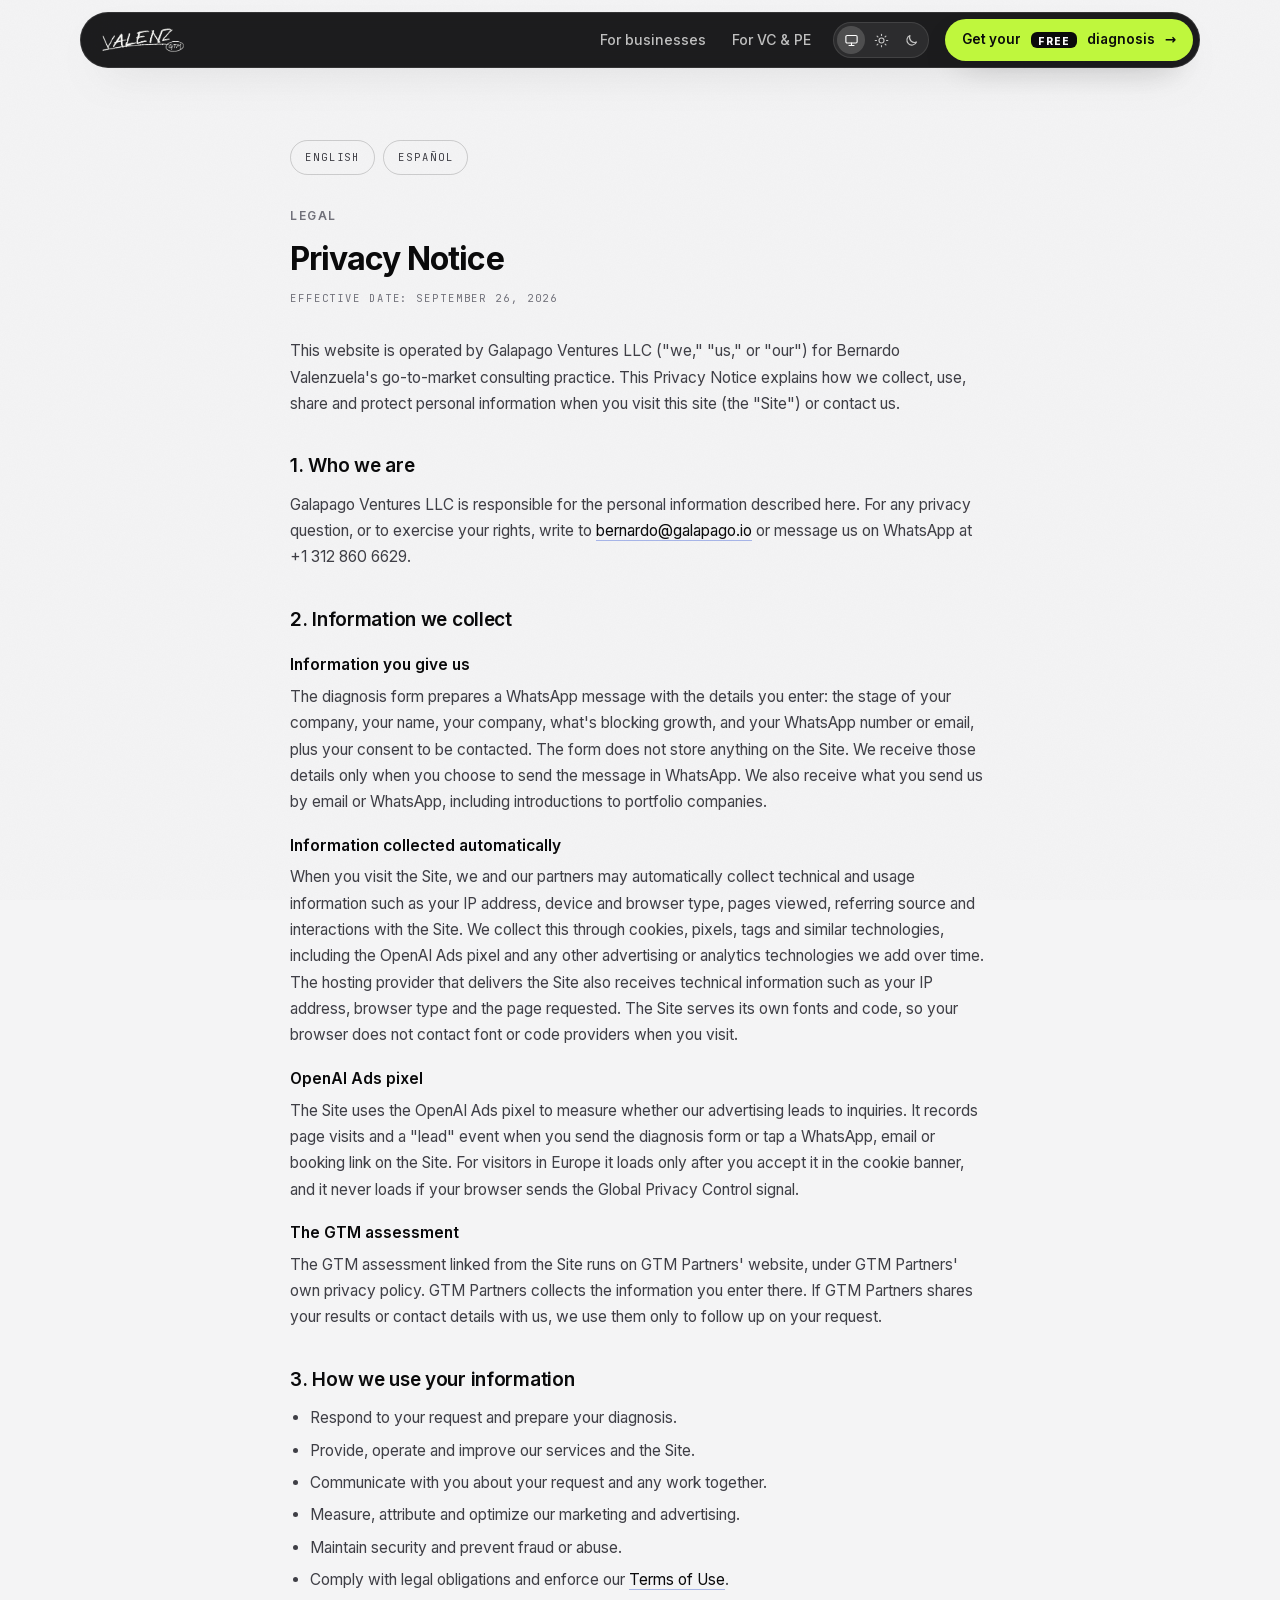
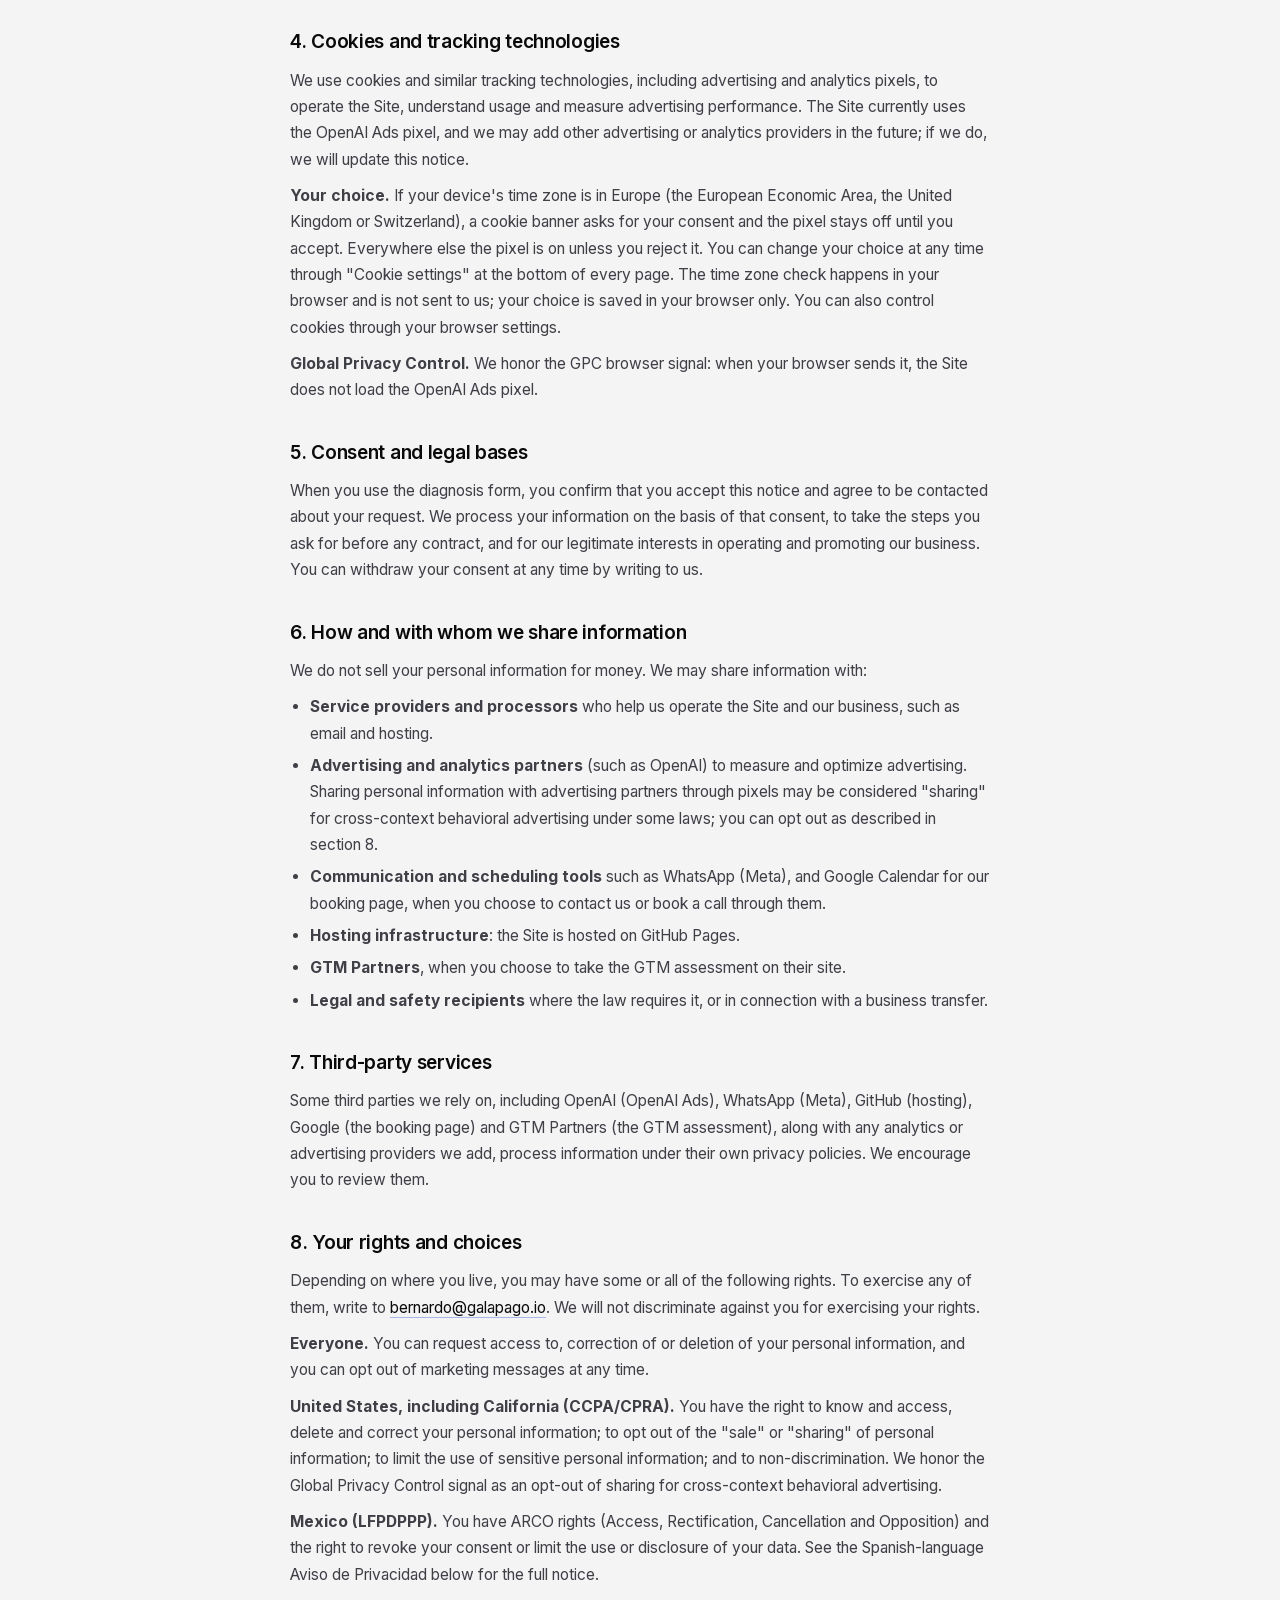
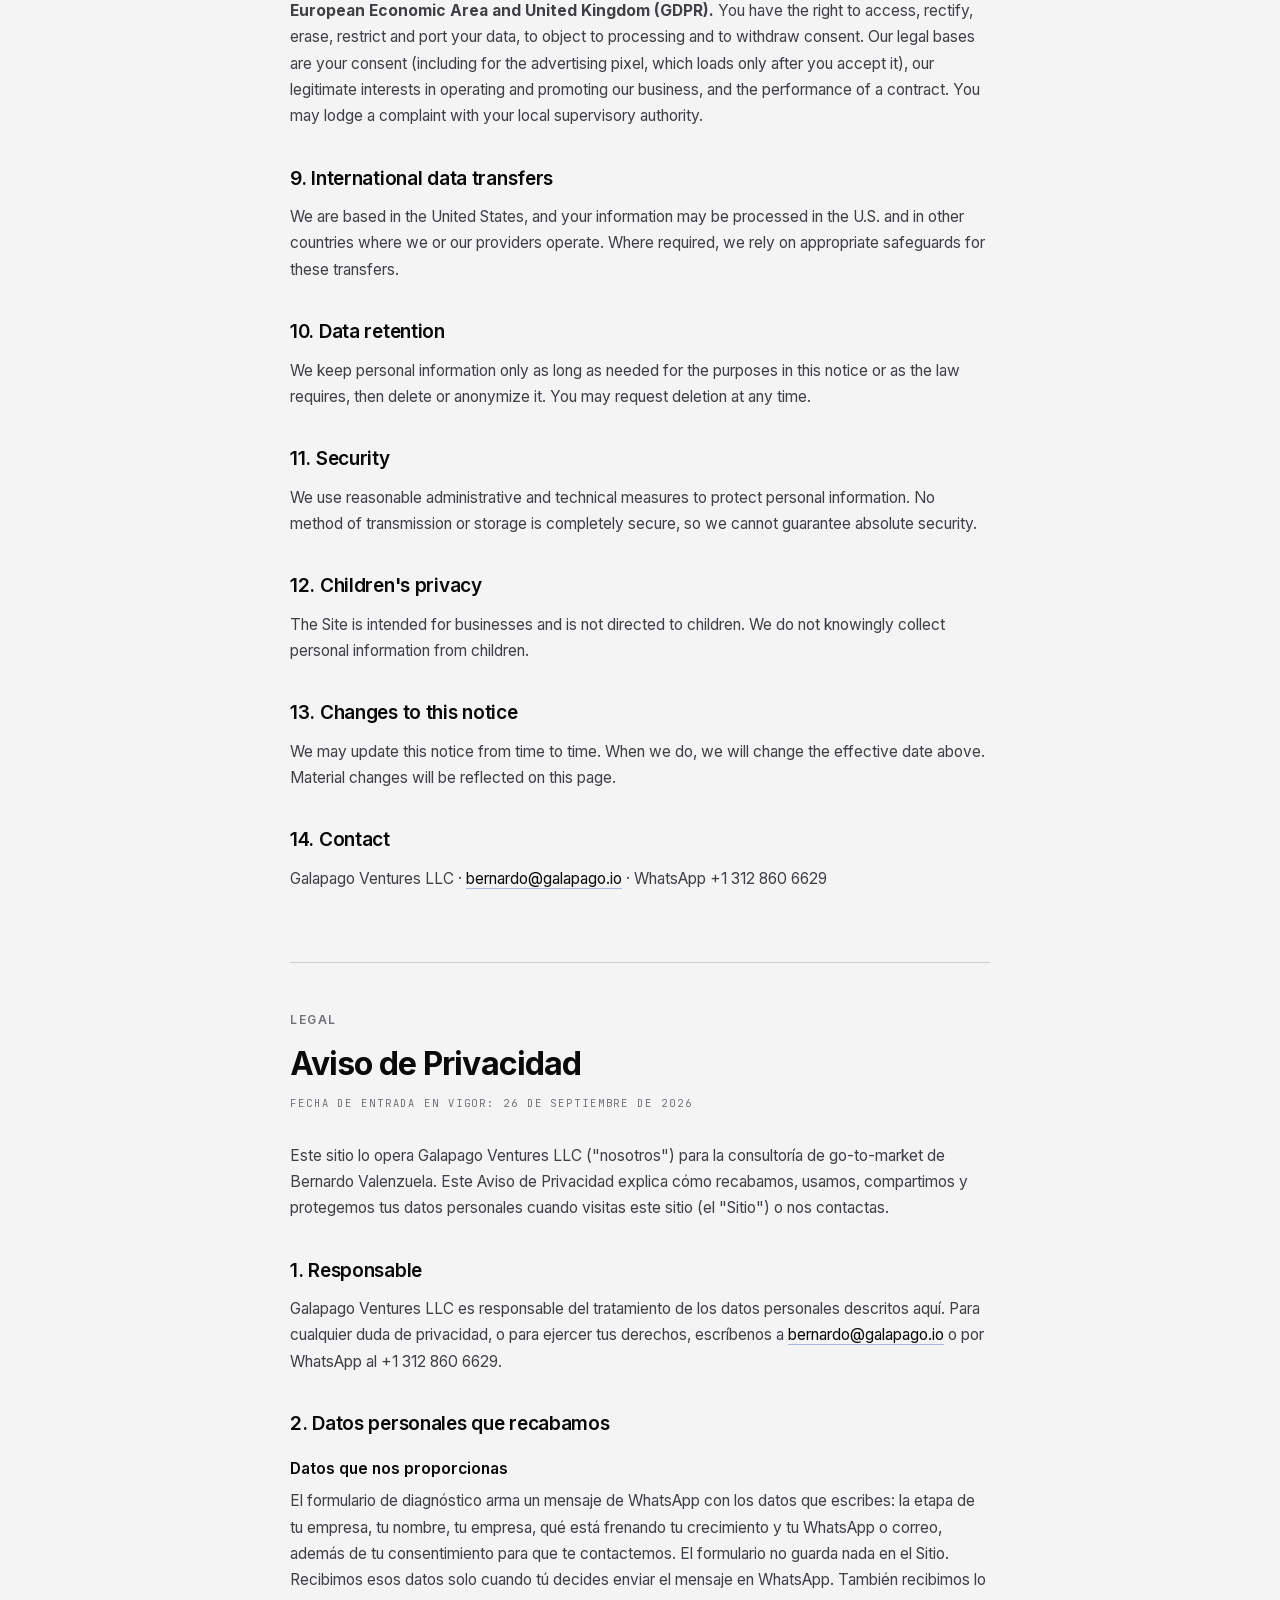
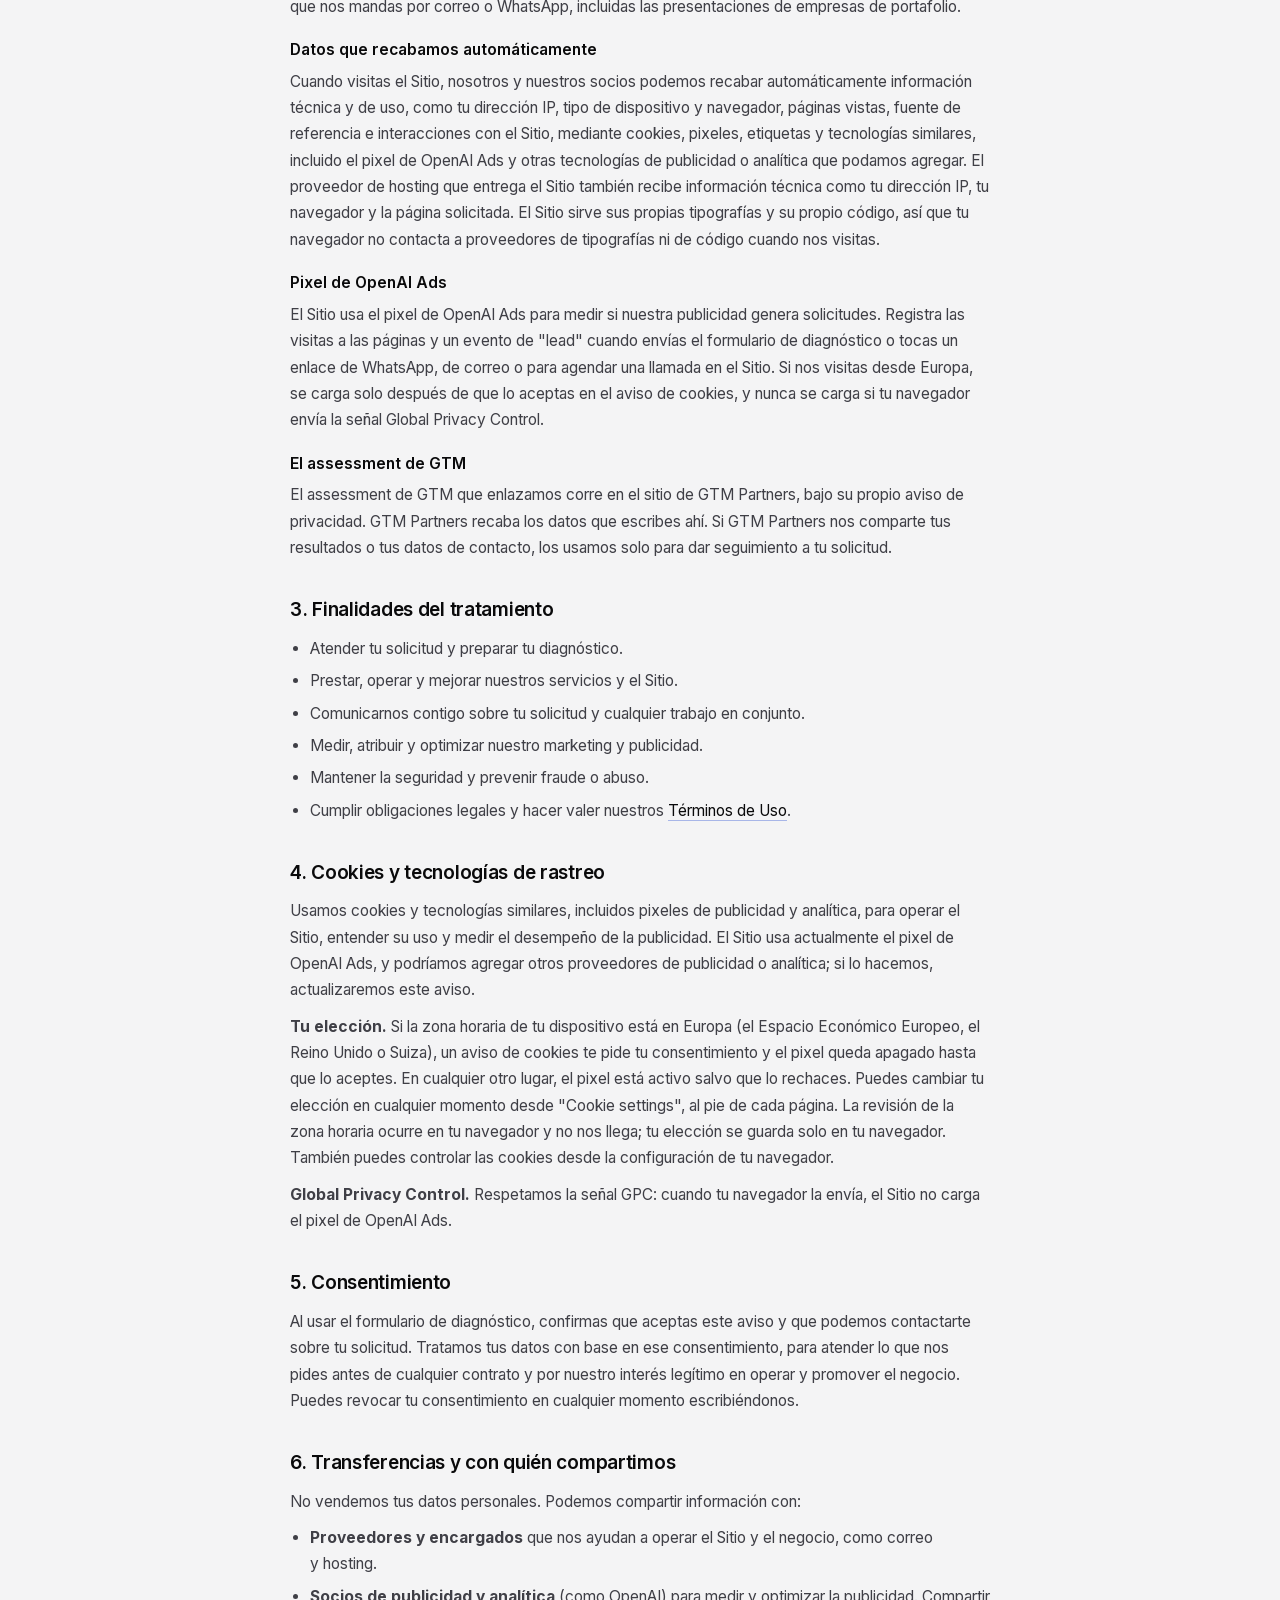
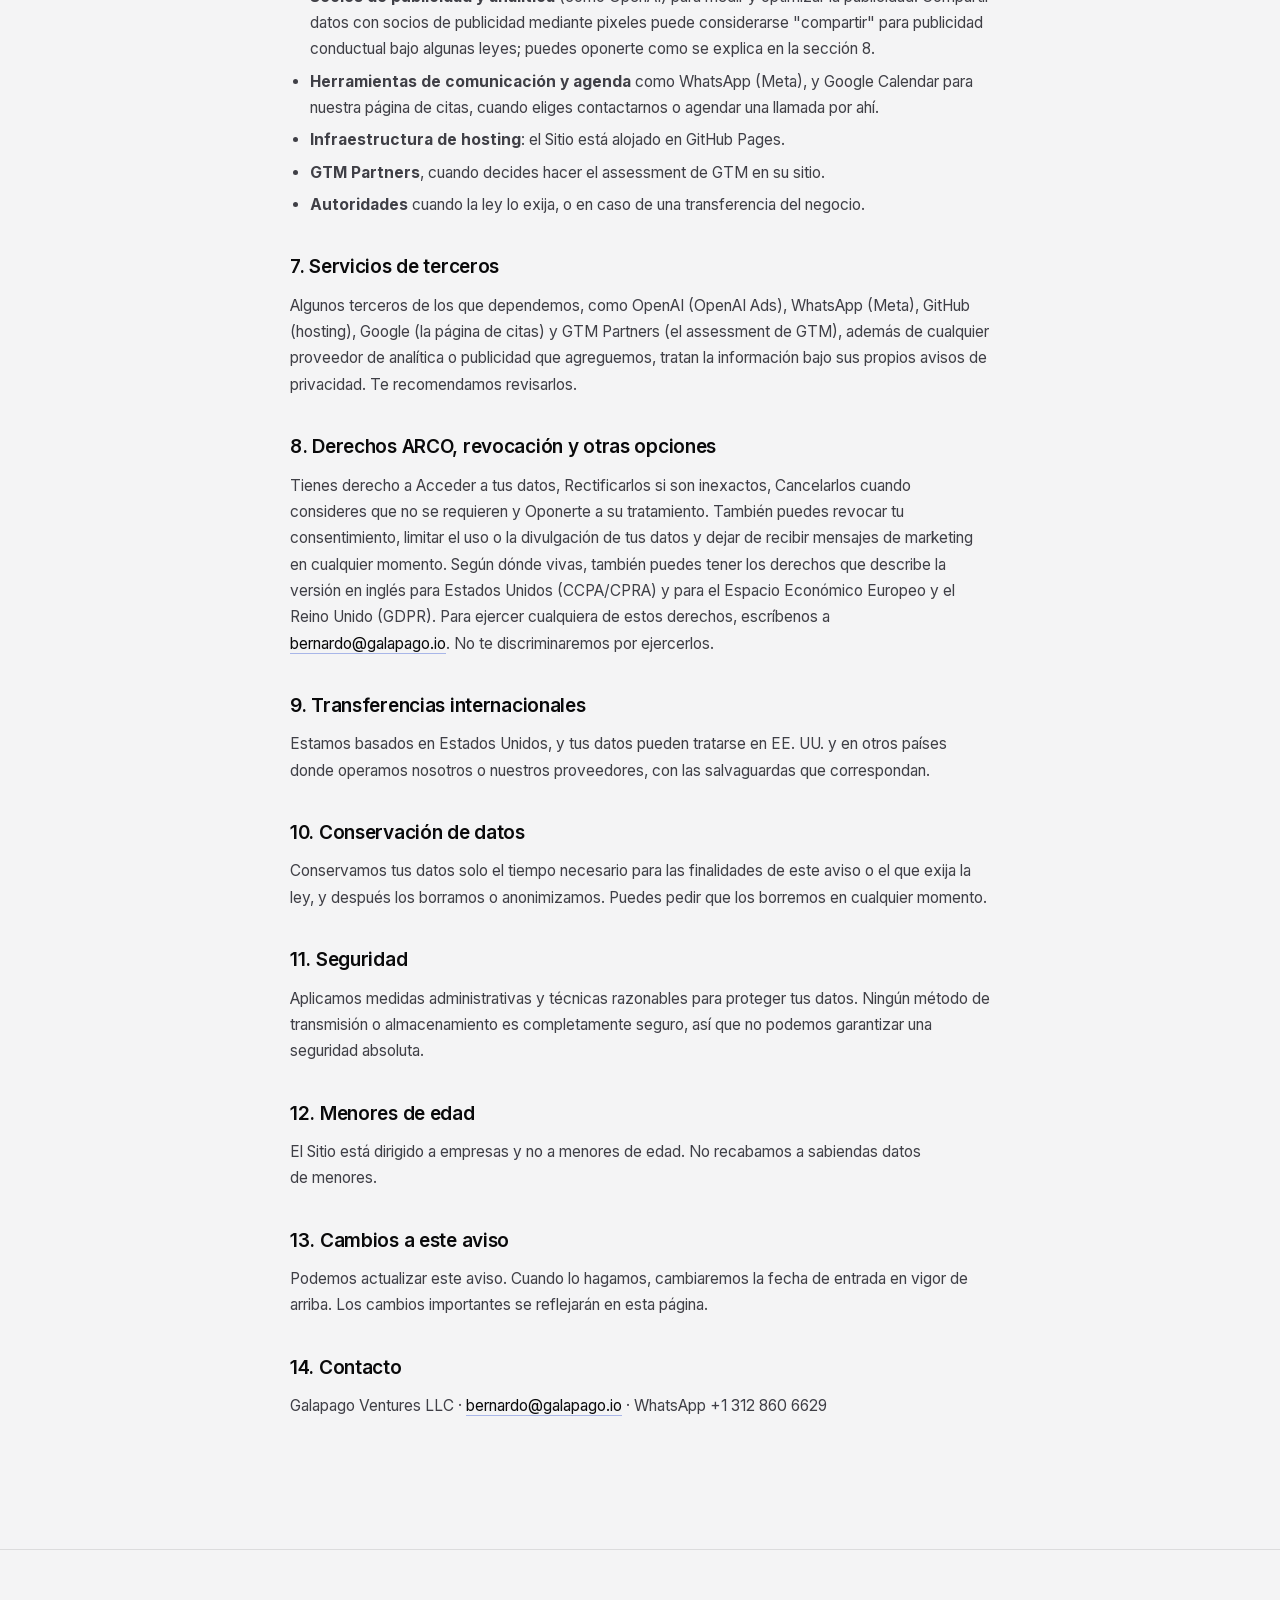
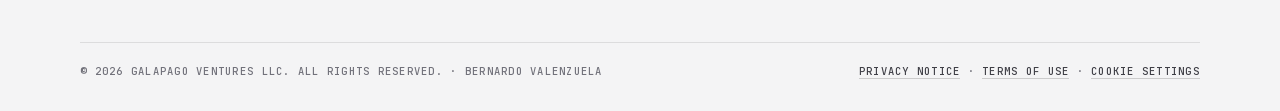
<file: privacy/index.html>
<!DOCTYPE html>
<html lang="en">
<head>
<meta charset="utf-8">
<meta name="viewport" content="width=device-width, initial-scale=1">
<script src="../consent.js?v=v5b"></script>
<script>/* theme before first paint: the visitor's pick, else the device setting */(function(){var d=document.documentElement;d.classList.add('js');try{var v=localStorage.getItem('bv-theme');if(v==='light'||v==='dark')d.setAttribute('data-theme',v)}catch(e){}})();</script>
<title>Privacy Notice · valenzGTM</title>
<meta name="robots" content="noindex">
<meta name="theme-color" content="#09090B" media="(prefers-color-scheme: dark)">
<meta name="theme-color" content="#F4F4F5" media="(prefers-color-scheme: light)">
<link rel="icon" href="../favicon.ico" sizes="48x48">
<link rel="icon" type="image/png" sizes="32x32" href="../assets/favicon-32.png?v=5">
<link rel="icon" type="image/png" sizes="96x96" href="../assets/favicon-96.png?v=1">
<link rel="apple-touch-icon" href="../assets/apple-touch-icon.png?v=4">
<link rel="manifest" href="../site.webmanifest">
<link rel="stylesheet" href="../site.css?v=6d">
<link rel="stylesheet" href="../palette-mono.css?v=4">
<style>
.legal{max-width:780px;margin:0 auto;padding:140px var(--gutter) 96px;position:relative}
.legal .eyebrow{margin-bottom:18px}
.legal h1{font-weight:700;font-size:clamp(26px,2.5vw,36px);letter-spacing:-.03em;line-height:1.1;color:var(--ink)}
.legal .eff{font-family:var(--font-mono);font-size:10.5px;letter-spacing:.18em;text-transform:uppercase;color:var(--stone-500);margin:14px 0 30px}
.legal h2{font-weight:600;font-size:19px;letter-spacing:-.015em;color:var(--ink);margin:34px 0 10px}
.legal h3{font-weight:600;font-size:15.5px;color:var(--stone-900);margin:18px 0 6px}
.legal p,.legal li{font-size:15.5px;line-height:1.7;color:var(--stone-700);text-wrap:pretty}
.legal p{margin-bottom:10px}
.legal ul{padding-left:20px;margin:6px 0 12px}
.legal li{margin-bottom:6px}
.legal a{color:var(--blue);border-bottom:1px solid rgba(27,68,208,.35)}
.lang{display:flex;gap:8px;margin-bottom:34px}
.lang a{font-family:var(--font-mono);font-size:10.5px;letter-spacing:.18em;text-transform:uppercase;padding:8px 14px;border-radius:var(--r-pill);border:1px solid var(--line-2);color:var(--stone-700);border-bottom:1px solid var(--line-2)!important}
.lang a:hover{border-color:var(--blue)!important;color:var(--blue)}
.legal section+section{margin-top:70px;padding-top:50px;border-top:1px solid var(--line-2)}
</style>
</head>
<body>
<nav class="nav" id="nav" aria-label="Main">
  <a class="nav-logo" href="../index.html"><img src="../assets/valenzgtm-wordmark.png?v=2" alt="valenzGTM · Bernardo Valenzuela" width="900" height="277"></a>
  <div class="nav-links" id="navLinks">
    <a href="../index.html">For businesses</a>
    <a href="../vc-pe.html">For VC &amp; PE</a>
    <div class="theme" role="group" aria-label="Colors">
      <button type="button" data-theme-set="system" aria-pressed="true" title="Match my device"><svg viewBox="0 0 24 24" fill="none" stroke="currentColor" stroke-width="1.8" stroke-linecap="round" stroke-linejoin="round" aria-hidden="true"><rect x="3" y="4" width="18" height="12" rx="2"/><path d="M8 20h8M12 16v4"/></svg><span class="sr">Match my device</span></button>
      <button type="button" data-theme-set="light" aria-pressed="false" title="Light"><svg viewBox="0 0 24 24" fill="none" stroke="currentColor" stroke-width="1.8" stroke-linecap="round" aria-hidden="true"><circle cx="12" cy="12" r="4"/><path d="M12 2v2M12 20v2M4.9 4.9l1.4 1.4M17.7 17.7l1.4 1.4M2 12h2M20 12h2M4.9 19.1l1.4-1.4M17.7 6.3l1.4-1.4"/></svg><span class="sr">Light</span></button>
      <button type="button" data-theme-set="dark" aria-pressed="false" title="Dark"><svg viewBox="0 0 24 24" fill="none" stroke="currentColor" stroke-width="1.8" stroke-linecap="round" stroke-linejoin="round" aria-hidden="true"><path d="M20 14.5A8 8 0 0 1 9.5 4a8 8 0 1 0 10.5 10.5z"/></svg><span class="sr">Dark</span></button>
    </div>
  </div>
  <a class="btn btn-primary nav-cta" href="../index.html#start"><span class="hide-sm">Get your</span> <span class="free">FREE</span> diagnosis <span class="arr">→</span></a>
  <button class="menu-btn" type="button" aria-expanded="false" aria-controls="navLinks" aria-label="Open menu"><svg viewBox="0 0 24 24" fill="none" stroke="currentColor" stroke-width="1.8" stroke-linecap="round" aria-hidden="true"><path d="M4 8h16M4 16h16"/></svg></button>
</nav>
<main class="legal">
  <div class="lang"><a href="#en">English</a><a href="#es">Español</a></div>
  <section id="en" lang="en">
    <div class="eyebrow"><span class="num">Legal</span></div>
    <h1>Privacy Notice</h1>
    <p class="eff">Effective date: September 26, 2026</p>
    <p>This website is operated by Galapago Ventures LLC ("we," "us," or "our") for Bernardo Valenzuela's go-to-market consulting practice. This Privacy Notice explains how we collect, use, share and protect personal information when you visit this site (the "Site") or contact us.</p>

    <h2>1. Who we are</h2>
    <p>Galapago Ventures LLC is responsible for the personal information described here. For any privacy question, or to exercise your rights, write to <a href="mailto:bernardo@galapago.io">bernardo@galapago.io</a> or message us on WhatsApp at +1 312 860 6629.</p>

    <h2>2. Information we collect</h2>
    <h3>Information you give us</h3>
    <p>The diagnosis form prepares a WhatsApp message with the details you enter: the stage of your company, your name, your company, what's blocking growth, and your WhatsApp number or email, plus your consent to be contacted. The form does not store anything on the Site. We receive those details only when you choose to send the message in WhatsApp. We also receive what you send us by email or WhatsApp, including introductions to portfolio companies.</p>
    <h3>Information collected automatically</h3>
    <p>When you visit the Site, we and our partners may automatically collect technical and usage information such as your IP address, device and browser type, pages viewed, referring source and interactions with the Site. We collect this through cookies, pixels, tags and similar technologies, including the OpenAI Ads pixel and any other advertising or analytics technologies we add over time. The hosting provider that delivers the Site also receives technical information such as your IP address, browser type and the page requested. The Site serves its own fonts and code, so your browser does not contact font or code providers when you visit.</p>
    <h3>OpenAI Ads pixel</h3>
    <p>The Site uses the OpenAI Ads pixel to measure whether our advertising leads to inquiries. It records page visits and a "lead" event when you send the diagnosis form or tap a WhatsApp, email or booking link on the Site. For visitors in Europe it loads only after you accept it in the cookie banner, and it never loads if your browser sends the Global Privacy Control signal.</p>
    <h3>The GTM assessment</h3>
    <p>The GTM assessment linked from the Site runs on GTM Partners' website, under GTM Partners' own privacy policy. GTM Partners collects the information you enter there. If GTM Partners shares your results or contact details with us, we use them only to follow up on your request.</p>

    <h2>3. How we use your information</h2>
    <ul>
      <li>Respond to your request and prepare your diagnosis.</li>
      <li>Provide, operate and improve our services and the Site.</li>
      <li>Communicate with you about your request and any work together.</li>
      <li>Measure, attribute and optimize our marketing and advertising.</li>
      <li>Maintain security and prevent fraud or abuse.</li>
      <li>Comply with legal obligations and enforce our <a href="../terms/">Terms of Use</a>.</li>
    </ul>

    <h2 id="cookies">4. Cookies and tracking technologies</h2>
    <p>We use cookies and similar tracking technologies, including advertising and analytics pixels, to operate the Site, understand usage and measure advertising performance. The Site currently uses the OpenAI Ads pixel, and we may add other advertising or analytics providers in the future; if we do, we will update this notice.</p>
    <p><strong>Your choice.</strong> If your device's time zone is in Europe (the European Economic Area, the United Kingdom or Switzerland), a cookie banner asks for your consent and the pixel stays off until you accept. Everywhere else the pixel is on unless you reject it. You can change your choice at any time through "Cookie settings" at the bottom of every page. The time zone check happens in your browser and is not sent to us; your choice is saved in your browser only. You can also control cookies through your browser settings.</p>
    <p><strong>Global Privacy Control.</strong> We honor the GPC browser signal: when your browser sends it, the Site does not load the OpenAI Ads pixel.</p>

    <h2>5. Consent and legal bases</h2>
    <p>When you use the diagnosis form, you confirm that you accept this notice and agree to be contacted about your request. We process your information on the basis of that consent, to take the steps you ask for before any contract, and for our legitimate interests in operating and promoting our business. You can withdraw your consent at any time by writing to us.</p>

    <h2>6. How and with whom we share information</h2>
    <p>We do not sell your personal information for money. We may share information with:</p>
    <ul>
      <li><strong>Service providers and processors</strong> who help us operate the Site and our business, such as email and hosting.</li>
      <li><strong>Advertising and analytics partners</strong> (such as OpenAI) to measure and optimize advertising. Sharing personal information with advertising partners through pixels may be considered "sharing" for cross-context behavioral advertising under some laws; you can opt out as described in section 8.</li>
      <li><strong>Communication and scheduling tools</strong> such as WhatsApp (Meta), and Google Calendar for our booking page, when you choose to contact us or book a call through them.</li>
      <li><strong>Hosting infrastructure</strong>: the Site is hosted on GitHub Pages.</li>
      <li><strong>GTM Partners</strong>, when you choose to take the GTM assessment on their site.</li>
      <li><strong>Legal and safety recipients</strong> where the law requires it, or in connection with a business transfer.</li>
    </ul>

    <h2>7. Third-party services</h2>
    <p>Some third parties we rely on, including OpenAI (OpenAI Ads), WhatsApp (Meta), GitHub (hosting), Google (the booking page) and GTM Partners (the GTM assessment), along with any analytics or advertising providers we add, process information under their own privacy policies. We encourage you to review them.</p>

    <h2>8. Your rights and choices</h2>
    <p>Depending on where you live, you may have some or all of the following rights. To exercise any of them, write to <a href="mailto:bernardo@galapago.io">bernardo@galapago.io</a>. We will not discriminate against you for exercising your rights.</p>
    <p><strong>Everyone.</strong> You can request access to, correction of or deletion of your personal information, and you can opt out of marketing messages at any time.</p>
    <p><strong>United States, including California (CCPA/CPRA).</strong> You have the right to know and access, delete and correct your personal information; to opt out of the "sale" or "sharing" of personal information; to limit the use of sensitive personal information; and to non-discrimination. We honor the Global Privacy Control signal as an opt-out of sharing for cross-context behavioral advertising.</p>
    <p><strong>Mexico (LFPDPPP).</strong> You have ARCO rights (Access, Rectification, Cancellation and Opposition) and the right to revoke your consent or limit the use or disclosure of your data. See the Spanish-language Aviso de Privacidad below for the full notice.</p>
    <p><strong>European Economic Area and United Kingdom (GDPR).</strong> You have the right to access, rectify, erase, restrict and port your data, to object to processing and to withdraw consent. Our legal bases are your consent (including for the advertising pixel, which loads only after you accept it), our legitimate interests in operating and promoting our business, and the performance of a contract. You may lodge a complaint with your local supervisory authority.</p>

    <h2>9. International data transfers</h2>
    <p>We are based in the United States, and your information may be processed in the U.S. and in other countries where we or our providers operate. Where required, we rely on appropriate safeguards for these transfers.</p>

    <h2>10. Data retention</h2>
    <p>We keep personal information only as long as needed for the purposes in this notice or as the law requires, then delete or anonymize it. You may request deletion at any time.</p>

    <h2>11. Security</h2>
    <p>We use reasonable administrative and technical measures to protect personal information. No method of transmission or storage is completely secure, so we cannot guarantee absolute security.</p>

    <h2>12. Children's privacy</h2>
    <p>The Site is intended for businesses and is not directed to children. We do not knowingly collect personal information from children.</p>

    <h2>13. Changes to this notice</h2>
    <p>We may update this notice from time to time. When we do, we will change the effective date above. Material changes will be reflected on this page.</p>

    <h2>14. Contact</h2>
    <p>Galapago Ventures LLC · <a href="mailto:bernardo@galapago.io">bernardo@galapago.io</a> · WhatsApp +1 312 860 6629</p>
  </section>

  <section id="es" lang="es-MX">
    <div class="eyebrow"><span class="num">Legal</span></div>
    <h1>Aviso de Privacidad</h1>
    <p class="eff">Fecha de entrada en vigor: 26 de septiembre de 2026</p>
    <p>Este sitio lo opera Galapago Ventures LLC ("nosotros") para la consultoría de go-to-market de Bernardo Valenzuela. Este Aviso de Privacidad explica cómo recabamos, usamos, compartimos y protegemos tus datos personales cuando visitas este sitio (el "Sitio") o nos contactas.</p>

    <h2>1. Responsable</h2>
    <p>Galapago Ventures LLC es responsable del tratamiento de los datos personales descritos aquí. Para cualquier duda de privacidad, o para ejercer tus derechos, escríbenos a <a href="mailto:bernardo@galapago.io">bernardo@galapago.io</a> o por WhatsApp al +1 312 860 6629.</p>

    <h2>2. Datos personales que recabamos</h2>
    <h3>Datos que nos proporcionas</h3>
    <p>El formulario de diagnóstico arma un mensaje de WhatsApp con los datos que escribes: la etapa de tu empresa, tu nombre, tu empresa, qué está frenando tu crecimiento y tu WhatsApp o correo, además de tu consentimiento para que te contactemos. El formulario no guarda nada en el Sitio. Recibimos esos datos solo cuando tú decides enviar el mensaje en WhatsApp. También recibimos lo que nos mandas por correo o WhatsApp, incluidas las presentaciones de empresas de portafolio.</p>
    <h3>Datos que recabamos automáticamente</h3>
    <p>Cuando visitas el Sitio, nosotros y nuestros socios podemos recabar automáticamente información técnica y de uso, como tu dirección IP, tipo de dispositivo y navegador, páginas vistas, fuente de referencia e interacciones con el Sitio, mediante cookies, pixeles, etiquetas y tecnologías similares, incluido el pixel de OpenAI Ads y otras tecnologías de publicidad o analítica que podamos agregar. El proveedor de hosting que entrega el Sitio también recibe información técnica como tu dirección IP, tu navegador y la página solicitada. El Sitio sirve sus propias tipografías y su propio código, así que tu navegador no contacta a proveedores de tipografías ni de código cuando nos visitas.</p>
    <h3>Pixel de OpenAI Ads</h3>
    <p>El Sitio usa el pixel de OpenAI Ads para medir si nuestra publicidad genera solicitudes. Registra las visitas a las páginas y un evento de "lead" cuando envías el formulario de diagnóstico o tocas un enlace de WhatsApp, de correo o para agendar una llamada en el Sitio. Si nos visitas desde Europa, se carga solo después de que lo aceptas en el aviso de cookies, y nunca se carga si tu navegador envía la señal Global Privacy Control.</p>
    <h3>El assessment de GTM</h3>
    <p>El assessment de GTM que enlazamos corre en el sitio de GTM Partners, bajo su propio aviso de privacidad. GTM Partners recaba los datos que escribes ahí. Si GTM Partners nos comparte tus resultados o tus datos de contacto, los usamos solo para dar seguimiento a tu solicitud.</p>

    <h2>3. Finalidades del tratamiento</h2>
    <ul>
      <li>Atender tu solicitud y preparar tu diagnóstico.</li>
      <li>Prestar, operar y mejorar nuestros servicios y el Sitio.</li>
      <li>Comunicarnos contigo sobre tu solicitud y cualquier trabajo en conjunto.</li>
      <li>Medir, atribuir y optimizar nuestro marketing y publicidad.</li>
      <li>Mantener la seguridad y prevenir fraude o abuso.</li>
      <li>Cumplir obligaciones legales y hacer valer nuestros <a href="../terms/#es">Términos de Uso</a>.</li>
    </ul>

    <h2 id="cookies-es">4. Cookies y tecnologías de rastreo</h2>
    <p>Usamos cookies y tecnologías similares, incluidos pixeles de publicidad y analítica, para operar el Sitio, entender su uso y medir el desempeño de la publicidad. El Sitio usa actualmente el pixel de OpenAI Ads, y podríamos agregar otros proveedores de publicidad o analítica; si lo hacemos, actualizaremos este aviso.</p>
    <p><strong>Tu elección.</strong> Si la zona horaria de tu dispositivo está en Europa (el Espacio Económico Europeo, el Reino Unido o Suiza), un aviso de cookies te pide tu consentimiento y el pixel queda apagado hasta que lo aceptes. En cualquier otro lugar, el pixel está activo salvo que lo rechaces. Puedes cambiar tu elección en cualquier momento desde "Cookie settings", al pie de cada página. La revisión de la zona horaria ocurre en tu navegador y no nos llega; tu elección se guarda solo en tu navegador. También puedes controlar las cookies desde la configuración de tu navegador.</p>
    <p><strong>Global Privacy Control.</strong> Respetamos la señal GPC: cuando tu navegador la envía, el Sitio no carga el pixel de OpenAI Ads.</p>

    <h2>5. Consentimiento</h2>
    <p>Al usar el formulario de diagnóstico, confirmas que aceptas este aviso y que podemos contactarte sobre tu solicitud. Tratamos tus datos con base en ese consentimiento, para atender lo que nos pides antes de cualquier contrato y por nuestro interés legítimo en operar y promover el negocio. Puedes revocar tu consentimiento en cualquier momento escribiéndonos.</p>

    <h2>6. Transferencias y con quién compartimos</h2>
    <p>No vendemos tus datos personales. Podemos compartir información con:</p>
    <ul>
      <li><strong>Proveedores y encargados</strong> que nos ayudan a operar el Sitio y el negocio, como correo y hosting.</li>
      <li><strong>Socios de publicidad y analítica</strong> (como OpenAI) para medir y optimizar la publicidad. Compartir datos con socios de publicidad mediante pixeles puede considerarse "compartir" para publicidad conductual bajo algunas leyes; puedes oponerte como se explica en la sección 8.</li>
      <li><strong>Herramientas de comunicación y agenda</strong> como WhatsApp (Meta), y Google Calendar para nuestra página de citas, cuando eliges contactarnos o agendar una llamada por ahí.</li>
      <li><strong>Infraestructura de hosting</strong>: el Sitio está alojado en GitHub Pages.</li>
      <li><strong>GTM Partners</strong>, cuando decides hacer el assessment de GTM en su sitio.</li>
      <li><strong>Autoridades</strong> cuando la ley lo exija, o en caso de una transferencia del negocio.</li>
    </ul>

    <h2>7. Servicios de terceros</h2>
    <p>Algunos terceros de los que dependemos, como OpenAI (OpenAI Ads), WhatsApp (Meta), GitHub (hosting), Google (la página de citas) y GTM Partners (el assessment de GTM), además de cualquier proveedor de analítica o publicidad que agreguemos, tratan la información bajo sus propios avisos de privacidad. Te recomendamos revisarlos.</p>

    <h2>8. Derechos ARCO, revocación y otras opciones</h2>
    <p>Tienes derecho a Acceder a tus datos, Rectificarlos si son inexactos, Cancelarlos cuando consideres que no se requieren y Oponerte a su tratamiento. También puedes revocar tu consentimiento, limitar el uso o la divulgación de tus datos y dejar de recibir mensajes de marketing en cualquier momento. Según dónde vivas, también puedes tener los derechos que describe la versión en inglés para Estados Unidos (CCPA/CPRA) y para el Espacio Económico Europeo y el Reino Unido (GDPR). Para ejercer cualquiera de estos derechos, escríbenos a <a href="mailto:bernardo@galapago.io">bernardo@galapago.io</a>. No te discriminaremos por ejercerlos.</p>

    <h2>9. Transferencias internacionales</h2>
    <p>Estamos basados en Estados Unidos, y tus datos pueden tratarse en EE. UU. y en otros países donde operamos nosotros o nuestros proveedores, con las salvaguardas que correspondan.</p>

    <h2>10. Conservación de datos</h2>
    <p>Conservamos tus datos solo el tiempo necesario para las finalidades de este aviso o el que exija la ley, y después los borramos o anonimizamos. Puedes pedir que los borremos en cualquier momento.</p>

    <h2>11. Seguridad</h2>
    <p>Aplicamos medidas administrativas y técnicas razonables para proteger tus datos. Ningún método de transmisión o almacenamiento es completamente seguro, así que no podemos garantizar una seguridad absoluta.</p>

    <h2>12. Menores de edad</h2>
    <p>El Sitio está dirigido a empresas y no a menores de edad. No recabamos a sabiendas datos de menores.</p>

    <h2>13. Cambios a este aviso</h2>
    <p>Podemos actualizar este aviso. Cuando lo hagamos, cambiaremos la fecha de entrada en vigor de arriba. Los cambios importantes se reflejarán en esta página.</p>

    <h2>14. Contacto</h2>
    <p>Galapago Ventures LLC · <a href="mailto:bernardo@galapago.io">bernardo@galapago.io</a> · WhatsApp +1 312 860 6629</p>
  </section>

</main>
<footer class="site-footer">
  <div class="container">
    <div class="footer-bottom">
      <span>© 2026 Galapago Ventures LLC. All rights reserved. · Bernardo Valenzuela</span>
      <span><a href="../privacy/">Privacy Notice</a> · <a href="../terms/">Terms of Use</a> · <a href="#" class="cc-link">Cookie settings</a></span>
    </div>
  </div>
</footer>
<script src="../site.js?v=6a"></script>
</body>
</html>
</file>
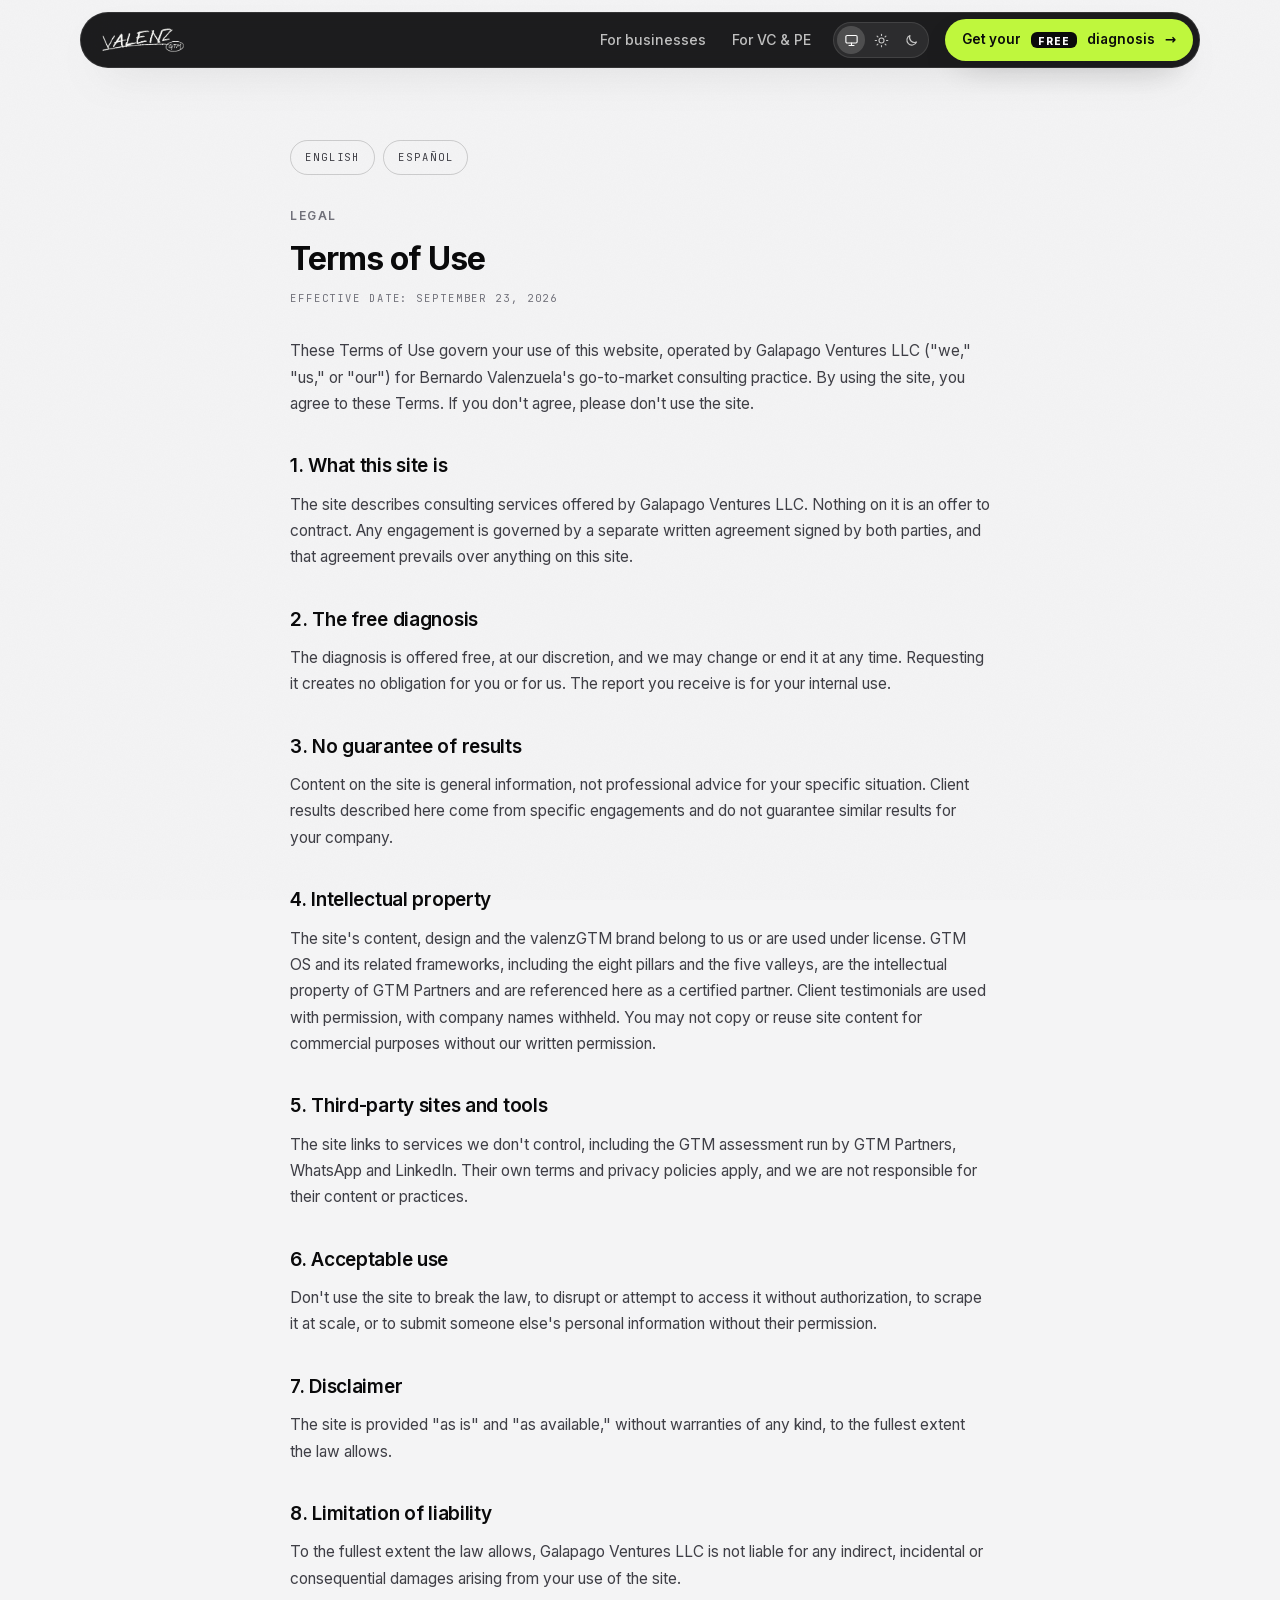
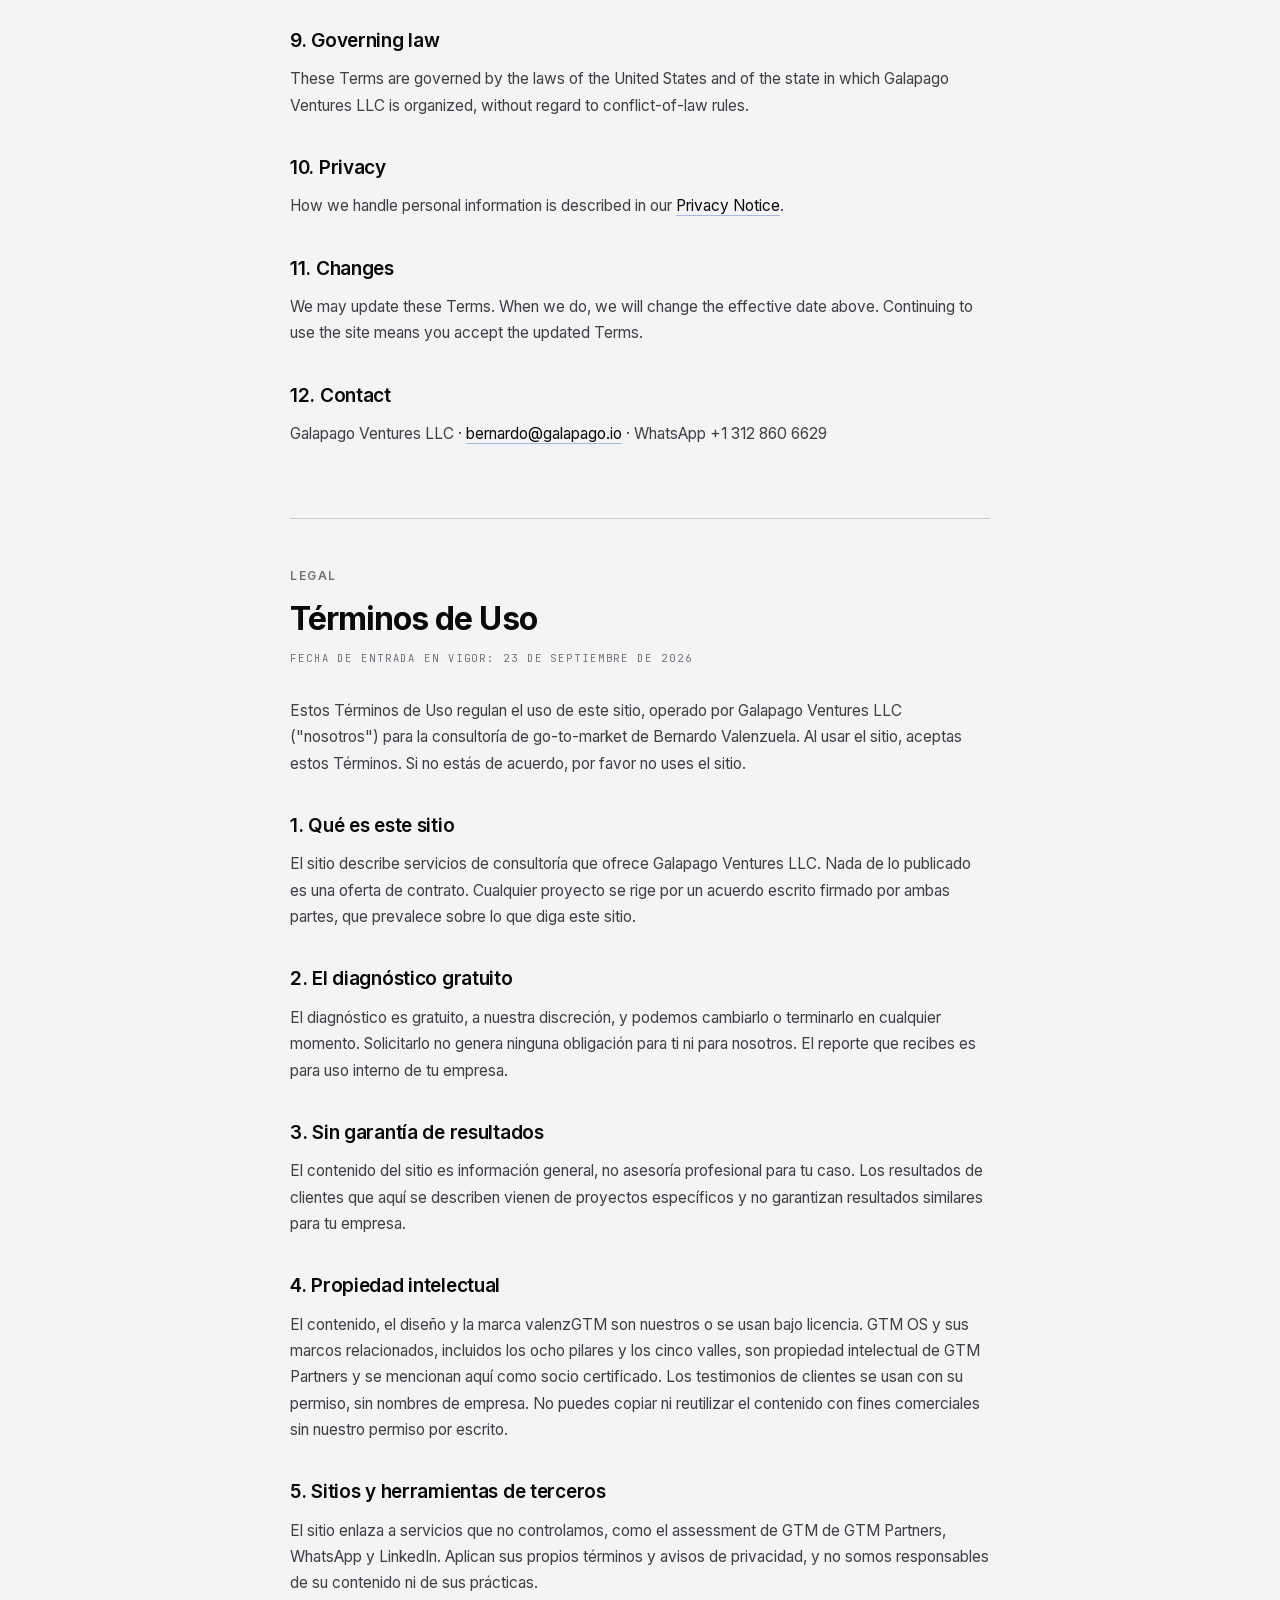
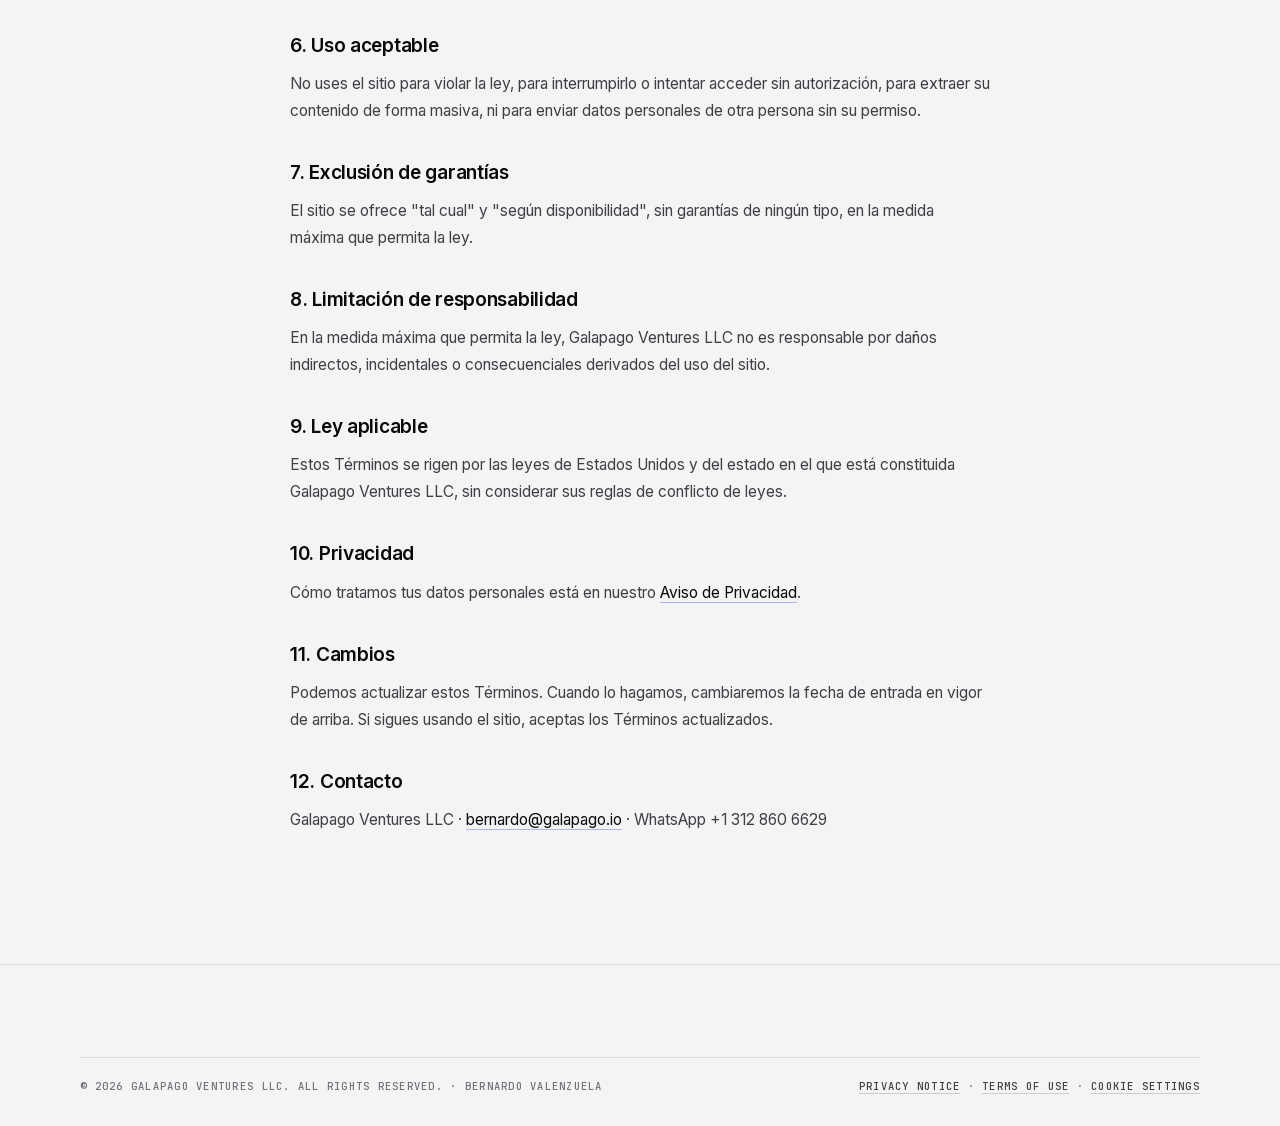
<file: terms/index.html>
<!DOCTYPE html>
<html lang="en">
<head>
<meta charset="utf-8">
<meta name="viewport" content="width=device-width, initial-scale=1">
<script src="../consent.js?v=v5b"></script>
<script>/* theme before first paint: the visitor's pick, else the device setting */(function(){var d=document.documentElement;d.classList.add('js');try{var v=localStorage.getItem('bv-theme');if(v==='light'||v==='dark')d.setAttribute('data-theme',v)}catch(e){}})();</script>
<title>Terms of Use · valenzGTM</title>
<meta name="robots" content="noindex">
<meta name="theme-color" content="#09090B" media="(prefers-color-scheme: dark)">
<meta name="theme-color" content="#F4F4F5" media="(prefers-color-scheme: light)">
<link rel="icon" href="../favicon.ico" sizes="48x48">
<link rel="icon" type="image/png" sizes="32x32" href="../assets/favicon-32.png?v=5">
<link rel="icon" type="image/png" sizes="96x96" href="../assets/favicon-96.png?v=1">
<link rel="apple-touch-icon" href="../assets/apple-touch-icon.png?v=4">
<link rel="manifest" href="../site.webmanifest">
<link rel="stylesheet" href="../site.css?v=6d">
<link rel="stylesheet" href="../palette-mono.css?v=4">
<style>
.legal{max-width:780px;margin:0 auto;padding:140px var(--gutter) 96px;position:relative}
.legal .eyebrow{margin-bottom:18px}
.legal h1{font-weight:700;font-size:clamp(26px,2.5vw,36px);letter-spacing:-.03em;line-height:1.1;color:var(--ink)}
.legal .eff{font-family:var(--font-mono);font-size:10.5px;letter-spacing:.18em;text-transform:uppercase;color:var(--stone-500);margin:14px 0 30px}
.legal h2{font-weight:600;font-size:19px;letter-spacing:-.015em;color:var(--ink);margin:34px 0 10px}
.legal h3{font-weight:600;font-size:15.5px;color:var(--stone-900);margin:18px 0 6px}
.legal p,.legal li{font-size:15.5px;line-height:1.7;color:var(--stone-700);text-wrap:pretty}
.legal p{margin-bottom:10px}
.legal ul{padding-left:20px;margin:6px 0 12px}
.legal li{margin-bottom:6px}
.legal a{color:var(--blue);border-bottom:1px solid rgba(27,68,208,.35)}
.lang{display:flex;gap:8px;margin-bottom:34px}
.lang a{font-family:var(--font-mono);font-size:10.5px;letter-spacing:.18em;text-transform:uppercase;padding:8px 14px;border-radius:var(--r-pill);border:1px solid var(--line-2);color:var(--stone-700);border-bottom:1px solid var(--line-2)!important}
.lang a:hover{border-color:var(--blue)!important;color:var(--blue)}
.legal section+section{margin-top:70px;padding-top:50px;border-top:1px solid var(--line-2)}
</style>
</head>
<body>
<nav class="nav" id="nav" aria-label="Main">
  <a class="nav-logo" href="../index.html"><img src="../assets/valenzgtm-wordmark.png?v=2" alt="valenzGTM · Bernardo Valenzuela" width="900" height="277"></a>
  <div class="nav-links" id="navLinks">
    <a href="../index.html">For businesses</a>
    <a href="../vc-pe.html">For VC &amp; PE</a>
    <div class="theme" role="group" aria-label="Colors">
      <button type="button" data-theme-set="system" aria-pressed="true" title="Match my device"><svg viewBox="0 0 24 24" fill="none" stroke="currentColor" stroke-width="1.8" stroke-linecap="round" stroke-linejoin="round" aria-hidden="true"><rect x="3" y="4" width="18" height="12" rx="2"/><path d="M8 20h8M12 16v4"/></svg><span class="sr">Match my device</span></button>
      <button type="button" data-theme-set="light" aria-pressed="false" title="Light"><svg viewBox="0 0 24 24" fill="none" stroke="currentColor" stroke-width="1.8" stroke-linecap="round" aria-hidden="true"><circle cx="12" cy="12" r="4"/><path d="M12 2v2M12 20v2M4.9 4.9l1.4 1.4M17.7 17.7l1.4 1.4M2 12h2M20 12h2M4.9 19.1l1.4-1.4M17.7 6.3l1.4-1.4"/></svg><span class="sr">Light</span></button>
      <button type="button" data-theme-set="dark" aria-pressed="false" title="Dark"><svg viewBox="0 0 24 24" fill="none" stroke="currentColor" stroke-width="1.8" stroke-linecap="round" stroke-linejoin="round" aria-hidden="true"><path d="M20 14.5A8 8 0 0 1 9.5 4a8 8 0 1 0 10.5 10.5z"/></svg><span class="sr">Dark</span></button>
    </div>
  </div>
  <a class="btn btn-primary nav-cta" href="../index.html#start"><span class="hide-sm">Get your</span> <span class="free">FREE</span> diagnosis <span class="arr">→</span></a>
  <button class="menu-btn" type="button" aria-expanded="false" aria-controls="navLinks" aria-label="Open menu"><svg viewBox="0 0 24 24" fill="none" stroke="currentColor" stroke-width="1.8" stroke-linecap="round" aria-hidden="true"><path d="M4 8h16M4 16h16"/></svg></button>
</nav>
<main class="legal">
  <div class="lang"><a href="#en">English</a><a href="#es">Español</a></div>
  <section id="en" lang="en">
    <div class="eyebrow"><span class="num">Legal</span></div>
    <h1>Terms of Use</h1>
    <p class="eff">Effective date: September 23, 2026</p>
    <p>These Terms of Use govern your use of this website, operated by Galapago Ventures LLC ("we," "us," or "our") for Bernardo Valenzuela's go-to-market consulting practice. By using the site, you agree to these Terms. If you don't agree, please don't use the site.</p>

    <h2>1. What this site is</h2>
    <p>The site describes consulting services offered by Galapago Ventures LLC. Nothing on it is an offer to contract. Any engagement is governed by a separate written agreement signed by both parties, and that agreement prevails over anything on this site.</p>

    <h2>2. The free diagnosis</h2>
    <p>The diagnosis is offered free, at our discretion, and we may change or end it at any time. Requesting it creates no obligation for you or for us. The report you receive is for your internal use.</p>

    <h2>3. No guarantee of results</h2>
    <p>Content on the site is general information, not professional advice for your specific situation. Client results described here come from specific engagements and do not guarantee similar results for your company.</p>

    <h2>4. Intellectual property</h2>
    <p>The site's content, design and the valenzGTM brand belong to us or are used under license. GTM OS and its related frameworks, including the eight pillars and the five valleys, are the intellectual property of GTM Partners and are referenced here as a certified partner. Client testimonials are used with permission, with company names withheld. You may not copy or reuse site content for commercial purposes without our written permission.</p>

    <h2>5. Third-party sites and tools</h2>
    <p>The site links to services we don't control, including the GTM assessment run by GTM Partners, WhatsApp and LinkedIn. Their own terms and privacy policies apply, and we are not responsible for their content or practices.</p>

    <h2>6. Acceptable use</h2>
    <p>Don't use the site to break the law, to disrupt or attempt to access it without authorization, to scrape it at scale, or to submit someone else's personal information without their permission.</p>

    <h2>7. Disclaimer</h2>
    <p>The site is provided "as is" and "as available," without warranties of any kind, to the fullest extent the law allows.</p>

    <h2>8. Limitation of liability</h2>
    <p>To the fullest extent the law allows, Galapago Ventures LLC is not liable for any indirect, incidental or consequential damages arising from your use of the site.</p>

    <h2>9. Governing law</h2>
    <p class="needs-call">These Terms are governed by the laws of the United States and of the state in which Galapago Ventures LLC is organized, without regard to conflict-of-law rules.</p>

    <h2>10. Privacy</h2>
    <p>How we handle personal information is described in our <a href="../privacy/">Privacy Notice</a>.</p>

    <h2>11. Changes</h2>
    <p>We may update these Terms. When we do, we will change the effective date above. Continuing to use the site means you accept the updated Terms.</p>

    <h2>12. Contact</h2>
    <p>Galapago Ventures LLC · <a href="mailto:bernardo@galapago.io">bernardo@galapago.io</a> · WhatsApp +1 312 860 6629</p>
  </section>

  <section id="es" lang="es-MX">
    <div class="eyebrow"><span class="num">Legal</span></div>
    <h1>Términos de Uso</h1>
    <p class="eff">Fecha de entrada en vigor: 23 de septiembre de 2026</p>
    <p>Estos Términos de Uso regulan el uso de este sitio, operado por Galapago Ventures LLC ("nosotros") para la consultoría de go-to-market de Bernardo Valenzuela. Al usar el sitio, aceptas estos Términos. Si no estás de acuerdo, por favor no uses el sitio.</p>

    <h2>1. Qué es este sitio</h2>
    <p>El sitio describe servicios de consultoría que ofrece Galapago Ventures LLC. Nada de lo publicado es una oferta de contrato. Cualquier proyecto se rige por un acuerdo escrito firmado por ambas partes, que prevalece sobre lo que diga este sitio.</p>

    <h2>2. El diagnóstico gratuito</h2>
    <p>El diagnóstico es gratuito, a nuestra discreción, y podemos cambiarlo o terminarlo en cualquier momento. Solicitarlo no genera ninguna obligación para ti ni para nosotros. El reporte que recibes es para uso interno de tu empresa.</p>

    <h2>3. Sin garantía de resultados</h2>
    <p>El contenido del sitio es información general, no asesoría profesional para tu caso. Los resultados de clientes que aquí se describen vienen de proyectos específicos y no garantizan resultados similares para tu empresa.</p>

    <h2>4. Propiedad intelectual</h2>
    <p>El contenido, el diseño y la marca valenzGTM son nuestros o se usan bajo licencia. GTM OS y sus marcos relacionados, incluidos los ocho pilares y los cinco valles, son propiedad intelectual de GTM Partners y se mencionan aquí como socio certificado. Los testimonios de clientes se usan con su permiso, sin nombres de empresa. No puedes copiar ni reutilizar el contenido con fines comerciales sin nuestro permiso por escrito.</p>

    <h2>5. Sitios y herramientas de terceros</h2>
    <p>El sitio enlaza a servicios que no controlamos, como el assessment de GTM de GTM Partners, WhatsApp y LinkedIn. Aplican sus propios términos y avisos de privacidad, y no somos responsables de su contenido ni de sus prácticas.</p>

    <h2>6. Uso aceptable</h2>
    <p>No uses el sitio para violar la ley, para interrumpirlo o intentar acceder sin autorización, para extraer su contenido de forma masiva, ni para enviar datos personales de otra persona sin su permiso.</p>

    <h2>7. Exclusión de garantías</h2>
    <p>El sitio se ofrece "tal cual" y "según disponibilidad", sin garantías de ningún tipo, en la medida máxima que permita la ley.</p>

    <h2>8. Limitación de responsabilidad</h2>
    <p>En la medida máxima que permita la ley, Galapago Ventures LLC no es responsable por daños indirectos, incidentales o consecuenciales derivados del uso del sitio.</p>

    <h2>9. Ley aplicable</h2>
    <p class="needs-call">Estos Términos se rigen por las leyes de Estados Unidos y del estado en el que está constituida Galapago Ventures LLC, sin considerar sus reglas de conflicto de leyes.</p>

    <h2>10. Privacidad</h2>
    <p>Cómo tratamos tus datos personales está en nuestro <a href="../privacy/#es">Aviso de Privacidad</a>.</p>

    <h2>11. Cambios</h2>
    <p>Podemos actualizar estos Términos. Cuando lo hagamos, cambiaremos la fecha de entrada en vigor de arriba. Si sigues usando el sitio, aceptas los Términos actualizados.</p>

    <h2>12. Contacto</h2>
    <p>Galapago Ventures LLC · <a href="mailto:bernardo@galapago.io">bernardo@galapago.io</a> · WhatsApp +1 312 860 6629</p>
  </section>

</main>
<footer class="site-footer">
  <div class="container">
    <div class="footer-bottom">
      <span>© 2026 Galapago Ventures LLC. All rights reserved. · Bernardo Valenzuela</span>
      <span><a href="../privacy/">Privacy Notice</a> · <a href="../terms/">Terms of Use</a> · <a href="#" class="cc-link">Cookie settings</a></span>
    </div>
  </div>
</footer>
<script src="../site.js?v=6a"></script>
</body>
</html>
</file>
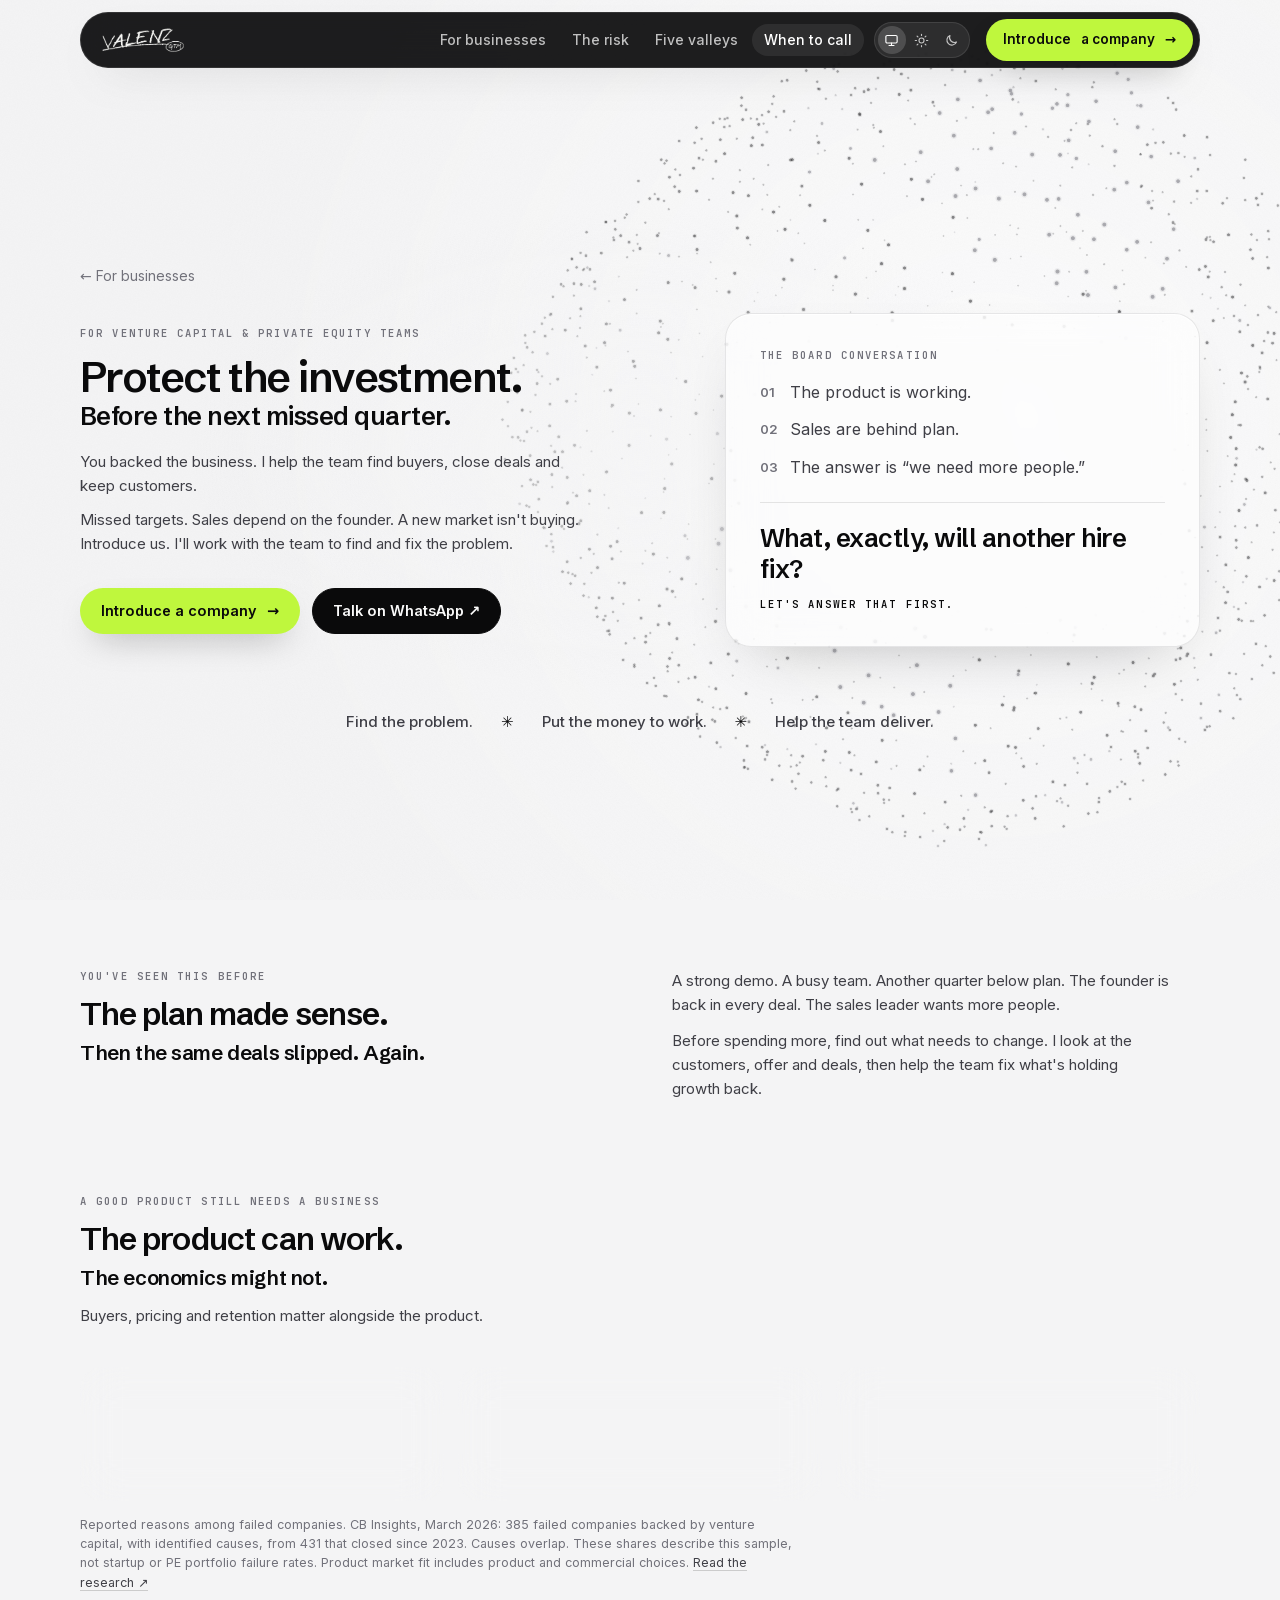
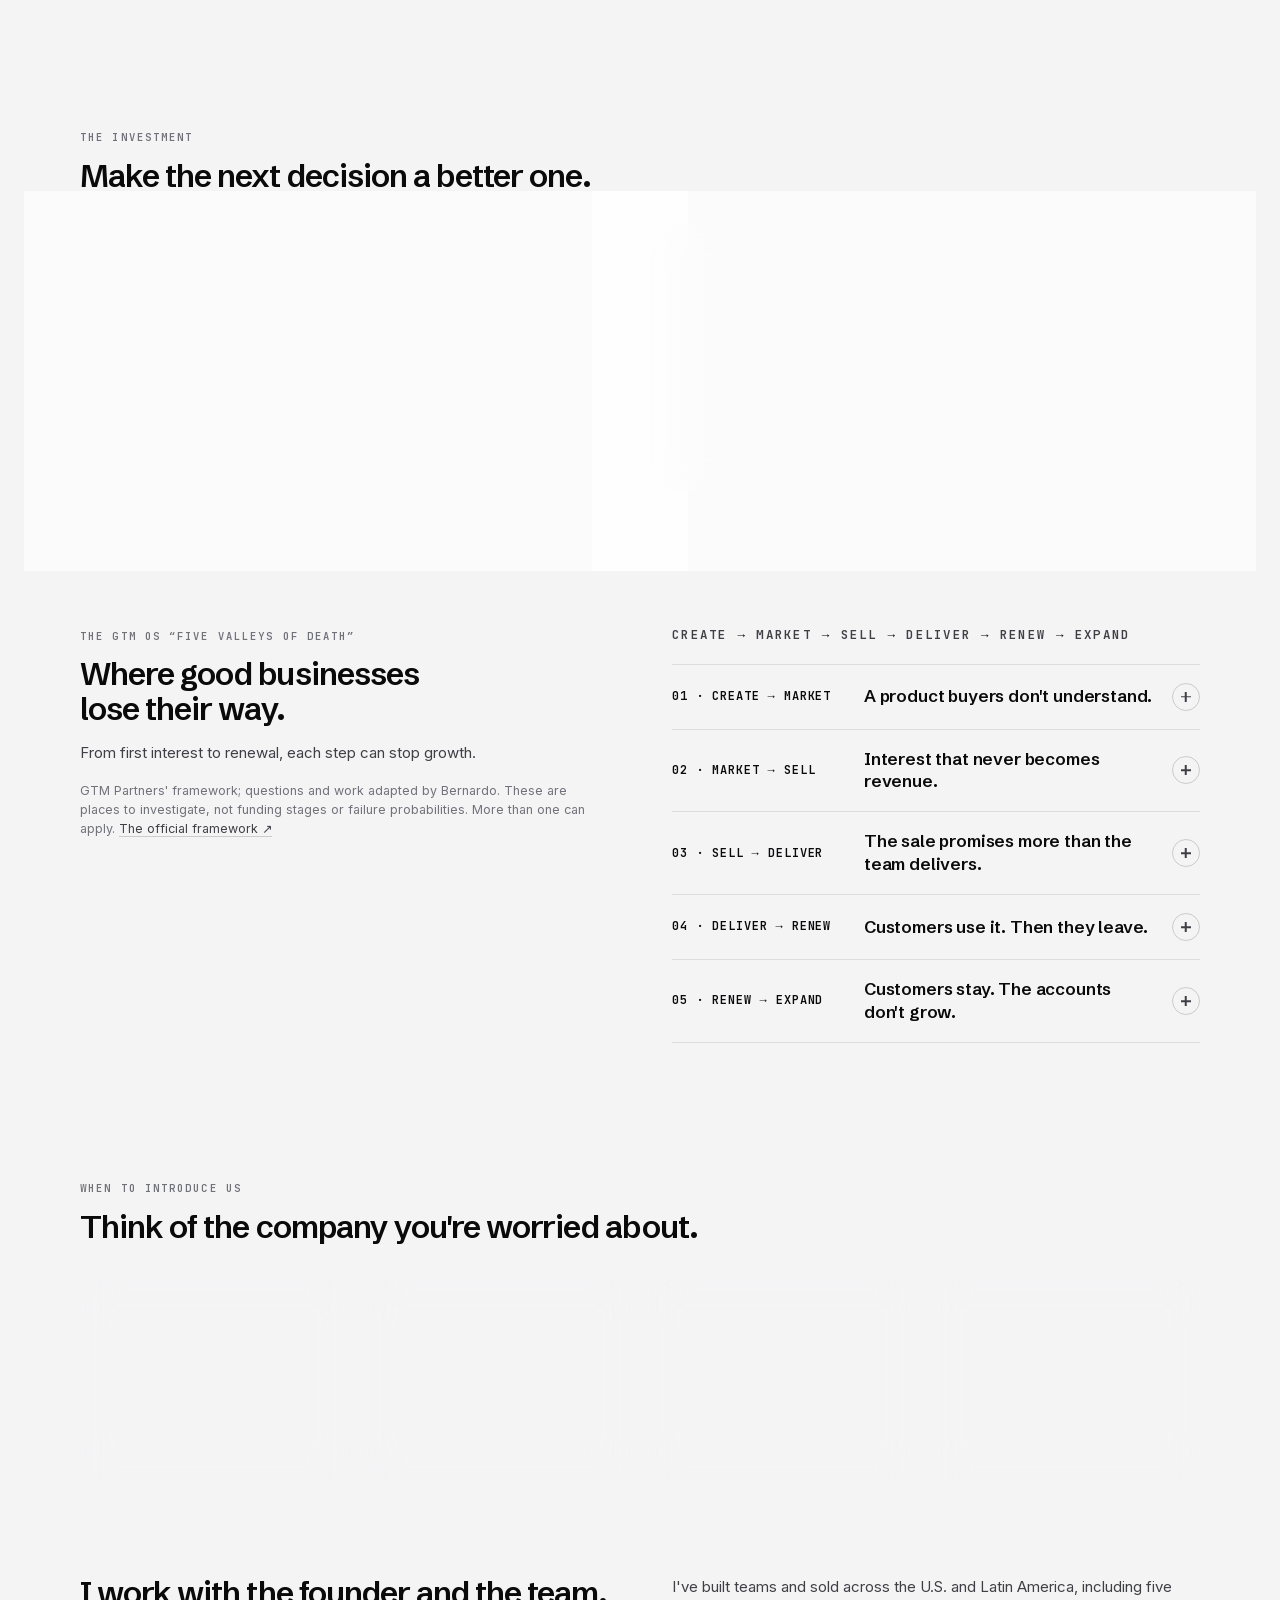
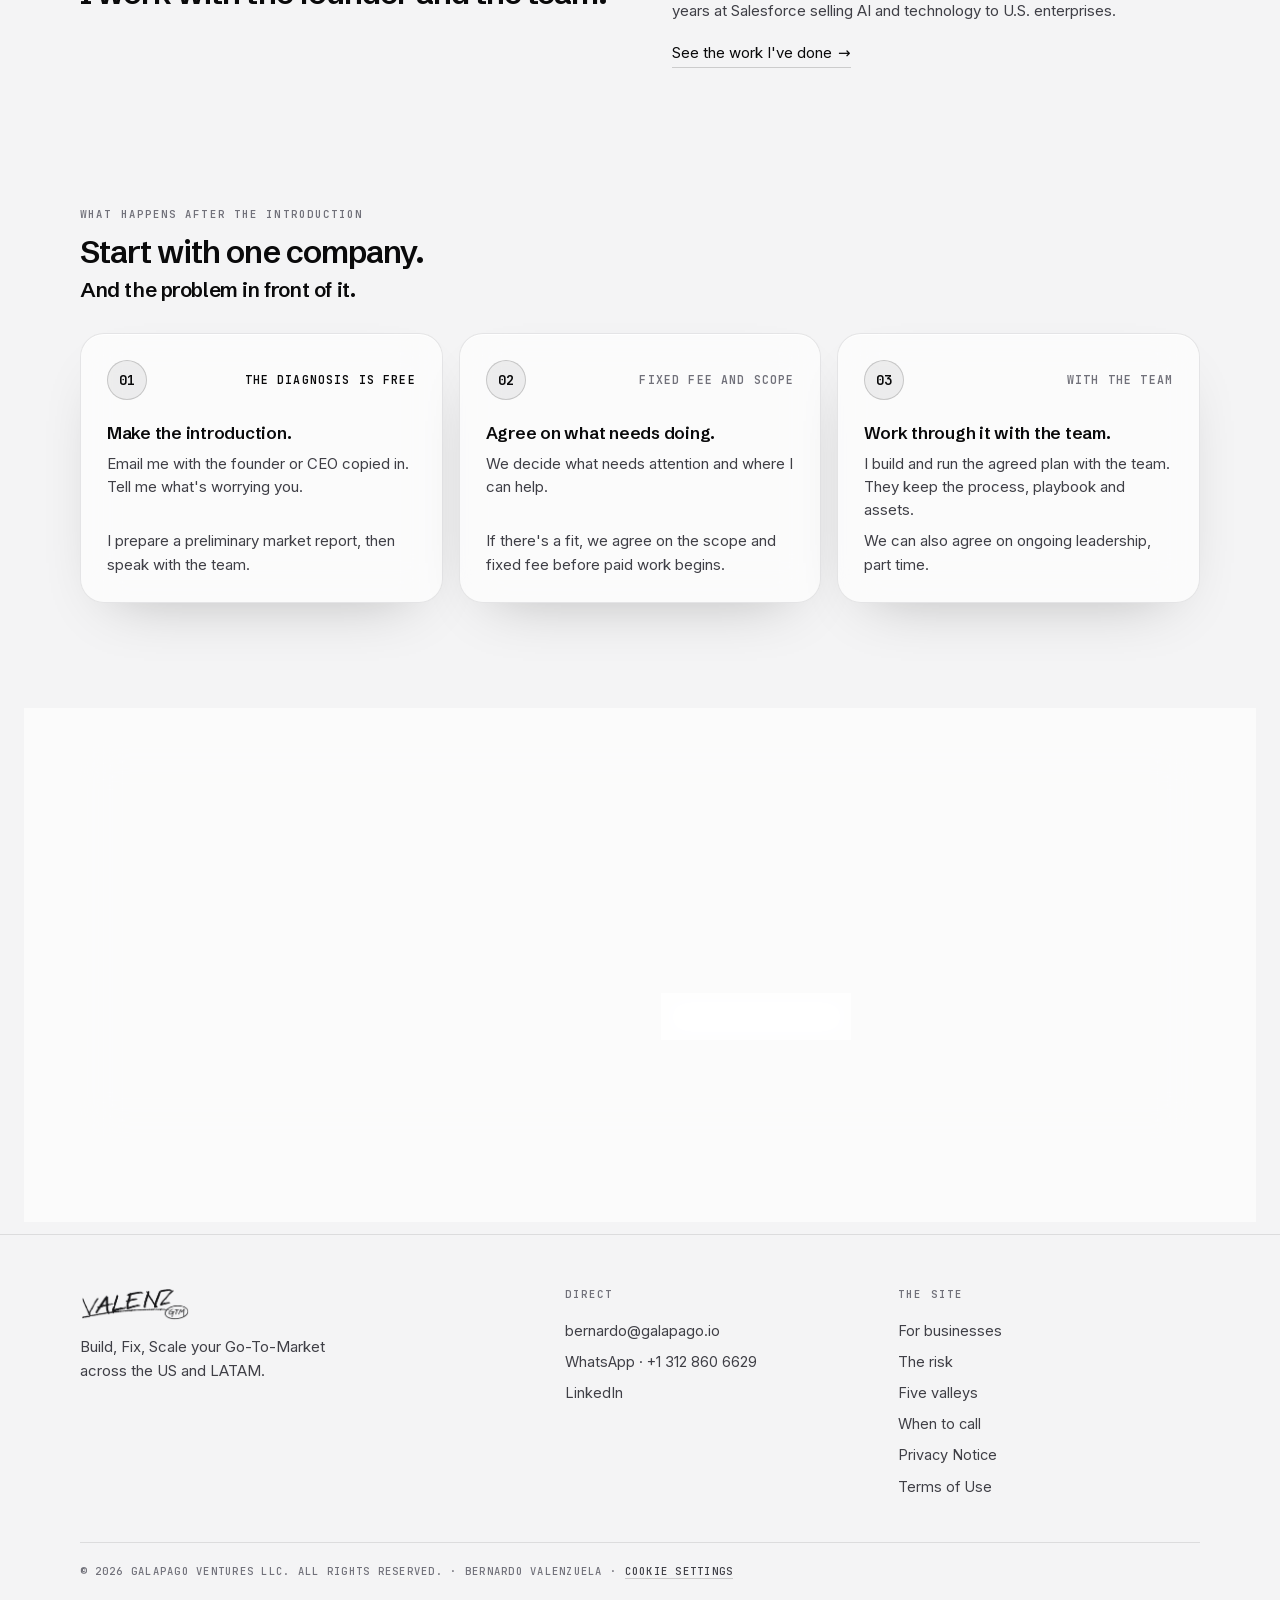
<file: vc-pe.html>
<!DOCTYPE html>
<html lang="en">
<head>
<meta charset="utf-8">
<meta name="viewport" content="width=device-width, initial-scale=1, viewport-fit=cover">
<title>Protect the investment · GTM for VC &amp; PE portfolio companies</title>
<script src="consent.js?v=v5b" data-pixel></script>
<script>/* theme before first paint: the visitor's pick, else the device setting */(function(){var d=document.documentElement;d.classList.add('js');try{var v=localStorage.getItem('bv-theme');if(v==='light'||v==='dark')d.setAttribute('data-theme',v)}catch(e){}})();</script>
<meta name="description" content="GTM strategy and execution for VC and PE portfolio companies whose sales fall behind plan. I find what&#39;s holding growth back and fix it with the team.">
<meta name="robots" content="index, follow, max-image-preview:large, max-snippet:-1">
<meta name="theme-color" content="#09090B" media="(prefers-color-scheme: dark)">
<meta name="theme-color" content="#F4F4F5" media="(prefers-color-scheme: light)">
<link rel="canonical" href="https://galapago.io/vc-pe.html">
<meta property="og:type" content="website">
<meta property="og:site_name" content="valenzGTM">
<meta property="og:url" content="https://galapago.io/vc-pe.html">
<meta property="og:title" content="Protect the investment · GTM for VC & PE portfolio companies">
<meta property="og:description" content="Protect the investment before the next missed quarter.">
<meta property="og:image" content="https://galapago.io/assets/og-vc-pe.jpg?v=1">
<meta property="og:image:width" content="1200"><meta property="og:image:height" content="630">
<meta property="og:image:alt" content="For VC and PE teams: Protect the investment. Before the next missed quarter.">
<meta property="og:locale" content="en_US">
<meta name="twitter:card" content="summary_large_image">
<meta name="twitter:title" content="Protect the investment · GTM for VC & PE portfolio companies">
<meta name="twitter:description" content="Protect the investment before the next missed quarter.">
<meta name="twitter:image" content="https://galapago.io/assets/og-vc-pe.jpg?v=1">
<meta name="twitter:image:alt" content="For VC and PE teams: Protect the investment. Before the next missed quarter.">
<link rel="icon" href="favicon.ico" sizes="48x48">
<link rel="icon" type="image/png" sizes="32x32" href="assets/favicon-32.png?v=5">
<link rel="icon" type="image/png" sizes="96x96" href="assets/favicon-96.png?v=1">
<link rel="apple-touch-icon" href="assets/apple-touch-icon.png?v=4">
<link rel="manifest" href="site.webmanifest">
<link rel="preload" href="assets/fonts/schibsted-grotesk-latin.woff2" as="font" type="font/woff2" crossorigin>
<link rel="preload" href="assets/fonts/inter-latin.woff2" as="font" type="font/woff2" crossorigin>
<link rel="stylesheet" href="site.css?v=6d">
<link rel="stylesheet" href="palette-mono.css?v=4">
</head>
<body>
<canvas id="field" aria-hidden="true"></canvas>
<a class="skip" href="#main">Skip to content</a>

<nav class="nav" id="nav" aria-label="Main">
  <a class="nav-logo" href="index.html"><img src="assets/valenzgtm-wordmark.png?v=2" alt="valenzGTM · Bernardo Valenzuela" width="900" height="277"></a>
  <div class="nav-links" id="navLinks">
    <a href="index.html">For businesses</a>
    <a href="#risk">The risk</a>
    <a href="#valleys">Five valleys</a>
    <a href="#when">When to call</a>
    <div class="theme" role="group" aria-label="Colors">
      <button type="button" data-theme-set="system" aria-pressed="true" title="Match my device"><svg viewBox="0 0 24 24" fill="none" stroke="currentColor" stroke-width="1.8" stroke-linecap="round" stroke-linejoin="round" aria-hidden="true"><rect x="3" y="4" width="18" height="12" rx="2"/><path d="M8 20h8M12 16v4"/></svg><span class="sr">Match my device</span></button>
      <button type="button" data-theme-set="light" aria-pressed="false" title="Light"><svg viewBox="0 0 24 24" fill="none" stroke="currentColor" stroke-width="1.8" stroke-linecap="round" aria-hidden="true"><circle cx="12" cy="12" r="4"/><path d="M12 2v2M12 20v2M4.9 4.9l1.4 1.4M17.7 17.7l1.4 1.4M2 12h2M20 12h2M4.9 19.1l1.4-1.4M17.7 6.3l1.4-1.4"/></svg><span class="sr">Light</span></button>
      <button type="button" data-theme-set="dark" aria-pressed="false" title="Dark"><svg viewBox="0 0 24 24" fill="none" stroke="currentColor" stroke-width="1.8" stroke-linecap="round" stroke-linejoin="round" aria-hidden="true"><path d="M20 14.5A8 8 0 0 1 9.5 4a8 8 0 1 0 10.5 10.5z"/></svg><span class="sr">Dark</span></button>
    </div>
  </div>
  <a class="btn btn-primary nav-cta" href="#intro"><span class="hide-sm">Introduce</span> a company <span class="arr">→</span></a>
  <button class="menu-btn" type="button" aria-expanded="false" aria-controls="navLinks" aria-label="Open menu"><svg viewBox="0 0 24 24" fill="none" stroke="currentColor" stroke-width="1.8" stroke-linecap="round" aria-hidden="true"><path d="M4 8h16M4 16h16"/></svg></button>
</nav>

<header class="hero" id="top" data-dots="globe">
  <div class="wrap">
    <a class="back intro" href="index.html">← For businesses</a>
    <div class="vc-hero-grid">
      <div>
        <p class="label intro" style="--d:.05s">For venture capital &amp; private equity teams</p>
        <h1 class="h1 vc-h1 intro" style="--d:.1s;margin-top:14px">Protect the investment.<span class="l2">Before the next missed quarter.</span></h1>
        <p class="lead intro" style="--d:.18s">You backed the business. I help the team find buyers, close deals and keep customers.</p>
        <p class="lead intro" style="--d:.22s">Missed targets. Sales depend on the founder. A new market isn't buying. Introduce us. I'll work with the team to find and fix the problem.</p>
        <div class="hero-ctas intro" style="--d:.28s">
          <a class="btn btn-primary" href="#intro">Introduce a company <span class="arr">→</span></a>
          <a class="btn btn-ghost" href="https://wa.me/13128606629?text=Hi%20Bernardo%2C%20I%27m%20an%20investor%20with%20a%20portfolio%20company%20in%20mind." target="_blank" rel="noopener noreferrer">Talk on WhatsApp ↗</a>
        </div>
      </div>
      <div class="board glass intro" style="--d:.24s">
        <p class="label">The board conversation</p>
        <ol>
          <li><span>01</span>The product is working.</li>
          <li><span>02</span>Sales are behind plan.</li>
          <li><span>03</span>The answer is “we need more people.”</li>
        </ol>
        <p class="q">What, exactly, will another hire fix?</p>
        <p class="label a">Let's answer that first.</p>
      </div>
    </div>
    <p class="three">Find the problem. <i>✳</i> Put the money to work. <i>✳</i> Help the team deliver.</p>
  </div>
</header>

<main id="main">
<section class="sec" id="seen">
  <div class="wrap split" data-dots="strands">
    <div>
      <p class="label">You've seen this before</p>
      <h2 class="h2" style="margin-top:12px">The plan made sense.</h2>
      <p class="kick">Then the same deals slipped. Again.</p>
    </div>
    <div>
      <p class="lead">A strong demo. A busy team. Another quarter below plan. The founder is back in every deal. The sales leader wants more people.</p>
      <p class="lead">Before spending more, find out what needs to change. I look at the customers, offer and deals, then help the team fix what's holding growth back.</p>
    </div>
  </div>
</section>

<section class="sec join" id="risk">
  <div class="wrap" data-dots="field">
    <div class="sec-head">
      <div>
        <p class="label">A good product still needs a business</p>
        <h2 class="h2" style="margin-top:12px">The product can work.</h2>
        <p class="kick">The economics might not.</p>
        <p class="lead">Buyers, pricing and retention matter alongside the product.</p>
      </div>
    </div>
    <div class="stats">
      <div class="stat glass"><b>43%</b><span>Poor product market fit.</span></div>
      <div class="stat glass"><b>19%</b><span>Unsustainable unit economics.</span></div>
      <div class="stat glass"><b>70%</b><span>Ran out of capital.</span></div>
    </div>
    <p class="stats-note">Reported reasons among failed companies. CB Insights, March 2026: 385 failed companies backed by venture capital, with identified causes, from 431 that closed since 2023. Causes overlap. These shares describe this sample, not startup or PE portfolio failure rates. Product market fit includes product and commercial choices. <a href="https://www.cbinsights.com/research/report/startup-failure-reasons-top/" target="_blank" rel="noopener noreferrer">Read the research ↗</a></p>
  </div>
</section>

<section class="sec" id="investment">
  <div class="wrap" data-dots="trio">
    <div class="sec-head">
      <div>
        <p class="label">The investment</p>
        <h2 class="h2" style="margin-top:12px">Make the next decision a better one.</h2>
      </div>
    </div>
    <div class="vcpe">
      <article class="vc-card glass">
        <p class="label accent">Venture capital</p>
        <h3 class="h3">Make the runway count.</h3>
        <p>The next milestone: repeatable sales, less dependence on the founder, or customers in a new market. I help test those assumptions and build the sales process.</p>
        <p class="vc-q">Can the next hire repeat what's working?</p>
      </article>
      <article class="vc-card glass">
        <p class="label accent">Private equity</p>
        <h3 class="h3">Get the revenue plan back on track.</h3>
        <p>The plan depends on bigger accounts, new markets or a stronger sales team. I help management find what's stuck and put the changes into practice.</p>
        <p class="vc-q">Why is the current plan falling short?</p>
      </article>
    </div>
  </div>
</section>

<section class="sec" id="valleys">
  <div class="wrap split" data-dots="path">
    <div>
      <p class="label">The GTM OS “five valleys of death”</p>
      <h2 class="h2" style="margin-top:12px">Where good businesses lose their way.</h2>
      <p class="lead" style="margin-top:14px">From first interest to renewal, each step can stop growth.</p>
      <p class="fine-left">GTM Partners' framework; questions and work adapted by Bernardo. These are places to investigate, not funding stages or failure probabilities. More than one can apply. <a href="https://www.gtmpartners.com/frameworks/5-valleys-of-death" target="_blank" rel="noopener noreferrer">The official framework ↗</a></p>
    </div>
    <div>
      <p class="flow">Create <i>→</i> Market <i>→</i> Sell <i>→</i> Deliver <i>→</i> Renew <i>→</i> Expand</p>
      <div class="valleys">
        <details><summary><small>01 · Create → Market</small><b>A product buyers don't understand.</b><span class="plus" aria-hidden="true"></span></summary><div class="body"><p>Buyers don't see why they need it or why now.</p><p>What I look at: the buyer, the problem, the offer and the message.</p><p class="q">Why would the right customer buy?</p></div></details>
        <details><summary><small>02 · Market → Sell</small><b>Interest that never becomes revenue.</b><span class="plus" aria-hidden="true"></span></summary><div class="body"><p>Meetings happen. Deals keep slipping.</p><p>What I look at: buyer readiness, sales conversations, pricing and follow up.</p><p class="q">Why aren't buyers saying yes?</p></div></details>
        <details><summary><small>03 · Sell → Deliver</small><b>The sale promises more than the team delivers.</b><span class="plus" aria-hidden="true"></span></summary><div class="body"><p>What customers get differs from what they bought.</p><p>What I look at: sales promises, handoff, onboarding and the first customer result.</p><p class="q">Does the customer get what they bought?</p></div></details>
        <details><summary><small>04 · Deliver → Renew</small><b>Customers use it. Then they leave.</b><span class="plus" aria-hidden="true"></span></summary><div class="body"><p>Customers use the product but can't justify renewing.</p><p>What I look at: expected results, actual results and why accounts leave.</p><p class="q">Can customers see enough value to stay?</p></div></details>
        <details><summary><small>05 · Renew → Expand</small><b>Customers stay. The accounts don't grow.</b><span class="plus" aria-hidden="true"></span></summary><div class="body"><p>Every dollar of growth needs a new customer.</p><p>What I look at: other needs, new users and reasons to buy more.</p><p class="q">Is there a good reason to buy more?</p></div></details>
      </div>
    </div>
  </div>
</section>

<section class="sec" id="when">
  <div class="wrap" data-dots="orbit">
    <div class="sec-head">
      <div>
        <p class="label">When to introduce us</p>
        <h2 class="h2" style="margin-top:12px">Think of the company you're worried about.</h2>
      </div>
    </div>
    <div class="when-grid">
      <article class="when glass"><span class="step">01</span><h3>The founder is still closing everything.</h3><p>The sales team still needs the founder on every call.</p></article>
      <article class="when glass"><span class="step">02</span><h3>The forecast keeps moving to next quarter.</h3><p>More meetings. Too few signed customers.</p></article>
      <article class="when glass"><span class="step">03</span><h3>The expansion plan hasn't found its buyers.</h3><p>The offer, pricing or sales approach needs to change.</p></article>
      <article class="when glass"><span class="step">04</span><h3>New sales keep replacing lost customers.</h3><p>Find the gap between expectations and results.</p></article>
    </div>
  </div>
</section>

<section class="sec join" id="team">
  <div class="wrap split" data-dots="lens">
    <div>
      <h2 class="h2">I work with the founder and the team.</h2>
    </div>
    <div>
      <p class="lead">I've built teams and sold across the U.S. and Latin America, including five years at Salesforce selling AI and technology to U.S. enterprises.</p>
      <a class="link" href="index.html#proof" style="margin-top:18px">See the work I've done <span class="arr">→</span></a>
    </div>
  </div>
</section>

<section class="sec" id="after">
  <div class="wrap">
    <div class="sec-head">
      <div>
        <p class="label">What happens after the introduction</p>
        <h2 class="h2" style="margin-top:12px">Start with one company.</h2>
        <p class="kick">And the problem in front of it.</p>
      </div>
    </div>
    <div class="phases" data-dots="steps">
      <article class="phase glass">
        <div class="phase-top"><span class="step">01</span><span class="ptag is-free">The diagnosis is free</span></div>
        <h3 class="h3">Make the introduction.</h3>
        <p>Email me with the founder or CEO copied in. Tell me what's worrying you.</p>
        <p>I prepare a preliminary market report, then speak with the team.</p>
      </article>
      <article class="phase glass">
        <div class="phase-top"><span class="step">02</span><span class="ptag">Fixed fee and scope</span></div>
        <h3 class="h3">Agree on what needs doing.</h3>
        <p>We decide what needs attention and where I can help.</p>
        <p>If there's a fit, we agree on the scope and fixed fee before paid work begins.</p>
      </article>
      <article class="phase glass">
        <div class="phase-top"><span class="step">03</span><span class="ptag">With the team</span></div>
        <h3 class="h3">Work through it with the team.</h3>
        <p>I build and run the agreed plan with the team. They keep the process, playbook and assets.</p>
        <p>We can also agree on ongoing leadership, part time.</p>
      </article>
    </div>
  </div>
</section>

<section class="sec" id="intro">
  <div class="wrap" data-dots="beacon">
    <div class="cta-block glass">
      <p class="label">Let's talk about that company</p>
      <h2 class="h2" style="margin-top:12px">One introduction.</h2>
      <p class="kick">Let's find out what needs fixing.</p>
      <p class="lead">Tell me what you're seeing. You don't need the diagnosis before the introduction.</p>
      <div class="hero-ctas">
        <a class="btn btn-primary" href="mailto:bernardo@galapago.io?subject=Introduction%3A%20a%20company%20in%20our%20portfolio&amp;body=Hi%20Bernardo%2C%0A%0AI%27d%20like%20to%20introduce%20you%20to%20a%20company%20in%20our%20portfolio.%0A%0ACompany%3A%0AFounder%20or%20CEO%3A%0AWhat%20we%27re%20seeing%3A%0A%0AThanks%2C">Introduce a company <span class="arr">→</span></a>
        <a class="btn btn-ghost" href="https://wa.me/13128606629?text=Hi%20Bernardo%2C%20I%27m%20an%20investor%20with%20a%20portfolio%20company%20in%20mind." target="_blank" rel="noopener noreferrer">Talk on WhatsApp ↗</a>
      </div>
      <p class="mail">Or write to bernardo@galapago.io</p>
    </div>
  </div>
</section>
</main>

<footer class="site-footer">
  <div class="wrap">
    <div class="footer-grid">
      <div class="footer-brand">
        <img class="wm-black" src="assets/valenzgtm-wordmark-inverse.png?v=2" alt="valenzGTM · Bernardo Valenzuela" width="900" height="277">
        <img class="wm-white" src="assets/valenzgtm-wordmark.png?v=2" alt="valenzGTM · Bernardo Valenzuela" width="900" height="277">
        <p class="footer-tag">Build, Fix, Scale your Go-To-Market across the US and LATAM.</p>
      </div>
      <div>
        <p class="label footer-eyebrow">Direct</p>
        <a href="mailto:bernardo@galapago.io">bernardo@galapago.io</a>
        <a href="https://wa.me/13128606629" target="_blank" rel="noopener noreferrer">WhatsApp · +1 312 860 6629</a>
        <a href="https://www.linkedin.com/in/bvalenzuelagirault/" target="_blank" rel="noopener noreferrer">LinkedIn</a>
      </div>
      <div>
        <p class="label footer-eyebrow">The site</p>
        <a href="index.html">For businesses</a>
        <a href="#risk">The risk</a>
        <a href="#valleys">Five valleys</a>
        <a href="#when">When to call</a>
        <a href="privacy/">Privacy Notice</a>
        <a href="terms/">Terms of Use</a>
      </div>
    </div>
    <div class="footer-bottom">
      <span>© 2026 Galapago Ventures LLC. All rights reserved. · Bernardo Valenzuela · <a href="#" class="cc-link">Cookie settings</a></span>
    </div>
  </div>
</footer>

<script src="site.js?v=6a"></script>
<script src="dots.js?v=6a"></script>
</body>
</html>
</file>
<file: site.css>
@font-face{font-family:'Inter';font-style:normal;font-weight:400 800;font-display:swap;src:url(assets/fonts/inter-latin-ext.woff2) format('woff2');unicode-range:U+0100-02BA, U+02BD-02C5, U+02C7-02CC, U+02CE-02D7, U+02DD-02FF, U+0304, U+0308, U+0329, U+1D00-1DBF, U+1E00-1E9F, U+1EF2-1EFF, U+2020, U+20A0-20AB, U+20AD-20C0, U+2113, U+2C60-2C7F, U+A720-A7FF}
@font-face{font-family:'Inter';font-style:normal;font-weight:400 800;font-display:swap;src:url(assets/fonts/inter-latin.woff2) format('woff2');unicode-range:U+0000-00FF, U+0131, U+0152-0153, U+02BB-02BC, U+02C6, U+02DA, U+02DC, U+0304, U+0308, U+0329, U+2000-206F, U+20AC, U+2122, U+2191, U+2193, U+2212, U+2215, U+FEFF, U+FFFD}
@font-face{font-family:'JetBrains Mono';font-style:normal;font-weight:400 600;font-display:swap;src:url(assets/fonts/jetbrains-mono-latin-ext.woff2) format('woff2');unicode-range:U+0100-02BA, U+02BD-02C5, U+02C7-02CC, U+02CE-02D7, U+02DD-02FF, U+0304, U+0308, U+0329, U+1D00-1DBF, U+1E00-1E9F, U+1EF2-1EFF, U+2020, U+20A0-20AB, U+20AD-20C0, U+2113, U+2C60-2C7F, U+A720-A7FF}
@font-face{font-family:'JetBrains Mono';font-style:normal;font-weight:400 600;font-display:swap;src:url(assets/fonts/jetbrains-mono-latin.woff2) format('woff2');unicode-range:U+0000-00FF, U+0131, U+0152-0153, U+02BB-02BC, U+02C6, U+02DA, U+02DC, U+0304, U+0308, U+0329, U+2000-206F, U+20AC, U+2122, U+2191, U+2193, U+2212, U+2215, U+FEFF, U+FFFD}
@font-face{font-family:'Schibsted Grotesk';font-style:normal;font-weight:500 700;font-display:swap;src:url(assets/fonts/schibsted-grotesk-latin-ext.woff2) format('woff2');unicode-range:U+0100-02BA, U+02BD-02C5, U+02C7-02CC, U+02CE-02D7, U+02DD-02FF, U+0304, U+0308, U+0329, U+1D00-1DBF, U+1E00-1E9F, U+1EF2-1EFF, U+2020, U+20A0-20AB, U+20AD-20C0, U+2113, U+2C60-2C7F, U+A720-A7FF}
@font-face{font-family:'Schibsted Grotesk';font-style:normal;font-weight:500 700;font-display:swap;src:url(assets/fonts/schibsted-grotesk-latin.woff2) format('woff2');unicode-range:U+0000-00FF, U+0131, U+0152-0153, U+02BB-02BC, U+02C6, U+02DA, U+02DC, U+0304, U+0308, U+0329, U+2000-206F, U+20AC, U+2122, U+2191, U+2193, U+2212, U+2215, U+FEFF, U+FFFD}
:root{
  color-scheme:light;
  --bg:#F3F5FA; --surface:#FFFFFF; --ink:#0A1633; --ink-2:#3B4868; --ink-3:#6C7792;
  --line:rgba(10,22,51,.10); --line-2:rgba(10,22,51,.17);
  --glass:rgba(255,255,255,.60); --glass-2:rgba(255,255,255,.84); --glass-line:rgba(10,22,51,.09);
  --glass-shadow:0 1px 0 rgba(255,255,255,.8) inset,0 24px 60px -34px rgba(10,26,74,.38);
  --accent:#2552F5; --accent-soft:rgba(37,82,245,.09); --btn:#2552F5; --btn-hover:#0A1A4A; --on-accent:#FFFFFF;
  --build:#2552F5; --fix:#0B8BE0; --scale:#5B45F0;
  --nav-bg:rgba(10,26,74,.93); --nav-ink:#FFFFFF; --nav-ink-2:rgba(255,255,255,.74); --nav-line:rgba(255,255,255,.10);
  --field:rgba(255,255,255,.9); --field-line:rgba(10,22,51,.16);
  --node:#FFFFFF; --photo-shadow:0 40px 80px -44px rgba(10,26,74,.55);
  --dot:37,82,245; --dot-2:91,69,240; --aurora-1:rgba(37,82,245,.13); --aurora-2:rgba(11,139,224,.10);
  --grain:.05; --wm-black:block; --wm-white:none;
  --danger:#D93036;
  --scrim:rgba(243,245,250,.55); --scrim-2:rgba(243,245,250,.22);
  --font-display:'Schibsted Grotesk','Inter',system-ui,-apple-system,'Segoe UI',sans-serif;
  --font-body:'Inter',system-ui,-apple-system,'Segoe UI',sans-serif;
  --font-mono:'JetBrains Mono','Menlo',ui-monospace,monospace;
  --ease:cubic-bezier(.2,.7,.2,1);
  --gutter:clamp(16px,4vw,40px); --maxw:1200px;
  --r-lg:28px; --r-md:20px; --r-sm:14px; --r-pill:999px;
  --stone-500:var(--ink-3); --stone-700:var(--ink-2); --stone-900:var(--ink); --blue:var(--accent);
  --font-sans:var(--font-body);
}
@media (prefers-color-scheme:dark){
  :root:not([data-theme="light"]){
    color-scheme:dark;
    --bg:#050913; --surface:#0C1326; --ink:#EEF2FF; --ink-2:#B3BDD8; --ink-3:#7F89A7;
    --line:rgba(170,190,255,.11); --line-2:rgba(170,190,255,.20);
    --glass:rgba(15,24,50,.44); --glass-2:rgba(17,27,56,.74); --glass-line:rgba(170,190,255,.13);
    --glass-shadow:0 1px 0 rgba(255,255,255,.05) inset,0 30px 70px -34px rgba(0,0,0,.7);
    --accent:#7B9BFF; --accent-soft:rgba(123,155,255,.13); --btn:#3A60FF; --btn-hover:#5B7BFF;
    --build:#7B9BFF; --fix:#5CC8FF; --scale:#A48DFF;
    --nav-bg:rgba(9,14,30,.66); --nav-line:rgba(170,190,255,.14);
    --field:rgba(255,255,255,.04); --field-line:rgba(170,190,255,.2);
    --node:#0C1326; --photo-shadow:0 40px 90px -40px rgba(0,0,0,.85);
    --dot:150,176,255; --dot-2:110,212,255; --aurora-1:rgba(56,92,255,.24); --aurora-2:rgba(0,160,255,.10);
    --grain:.035; --wm-black:none; --wm-white:block;
    --danger:#FF6B6F;
    --scrim:rgba(5,9,19,.5); --scrim-2:rgba(5,9,19,.2);
  }
}
:root[data-theme="dark"]{
  color-scheme:dark;
  --bg:#050913; --surface:#0C1326; --ink:#EEF2FF; --ink-2:#B3BDD8; --ink-3:#7F89A7;
  --line:rgba(170,190,255,.11); --line-2:rgba(170,190,255,.20);
  --glass:rgba(15,24,50,.44); --glass-2:rgba(17,27,56,.74); --glass-line:rgba(170,190,255,.13);
  --glass-shadow:0 1px 0 rgba(255,255,255,.05) inset,0 30px 70px -34px rgba(0,0,0,.7);
  --accent:#7B9BFF; --accent-soft:rgba(123,155,255,.13); --btn:#3A60FF; --btn-hover:#5B7BFF;
  --build:#7B9BFF; --fix:#5CC8FF; --scale:#A48DFF;
  --nav-bg:rgba(9,14,30,.66); --nav-line:rgba(170,190,255,.14);
  --field:rgba(255,255,255,.04); --field-line:rgba(170,190,255,.2);
  --node:#0C1326; --photo-shadow:0 40px 90px -40px rgba(0,0,0,.85);
  --dot:150,176,255; --dot-2:110,212,255; --aurora-1:rgba(56,92,255,.24); --aurora-2:rgba(0,160,255,.10);
  --grain:.035; --wm-black:none; --wm-white:block;
  --danger:#FF6B6F;
  --scrim:rgba(5,9,19,.5); --scrim-2:rgba(5,9,19,.2);
}
*,*::before,*::after{box-sizing:border-box}
html{scroll-behavior:smooth;-webkit-text-size-adjust:100%;scroll-padding-top:88px}
body{margin:0;background:var(--bg);color:var(--ink);font:400 15.5px/1.6 var(--font-body);-webkit-font-smoothing:antialiased;-moz-osx-font-smoothing:grayscale;overflow-x:hidden;transition:background-color .5s var(--ease),color .5s var(--ease)}
img{max-width:100%;display:block}
a{color:inherit;text-decoration:none}
button{font:inherit;color:inherit}
p{margin:0}
h1,h2,h3{margin:0;font-weight:600}
ul,ol{margin:0;padding:0}
::selection{background:var(--accent);color:#fff}
:focus-visible{outline:2px solid var(--accent);outline-offset:3px;border-radius:6px}
[hidden]{display:none!important}
.sr{position:absolute;width:1px;height:1px;overflow:hidden;clip:rect(0 0 0 0);white-space:nowrap}
.skip{position:absolute;left:12px;top:-60px;z-index:100;background:var(--btn);color:#fff;padding:10px 14px;border-radius:10px}
.skip:focus{top:12px}
#field{position:fixed;inset:0;width:100%;height:100%;z-index:0;pointer-events:none}
body::after{content:"";position:fixed;inset:0;z-index:0;pointer-events:none;opacity:var(--grain);background-image:url("data:image/svg+xml,%3Csvg xmlns='http://www.w3.org/2000/svg' width='180' height='180'%3E%3Cfilter id='n'%3E%3CfeTurbulence type='fractalNoise' baseFrequency='.85' numOctaves='2' stitchTiles='stitch'/%3E%3CfeColorMatrix values='0 0 0 0 .5 0 0 0 0 .5 0 0 0 0 .5 0 0 0 1 0'/%3E%3C/filter%3E%3Crect width='100%25' height='100%25' filter='url(%23n)'/%3E%3C/svg%3E")}
main,header.hero,.site-footer{position:relative;z-index:1}
.wrap{max-width:var(--maxw);margin-inline:auto;padding-inline:var(--gutter);position:relative}
.sec{position:relative;padding-block:clamp(48px,5.4vw,80px)}
.sec.join{padding-top:clamp(8px,2vw,24px)}
.h1{font-family:var(--font-display);font-weight:600;letter-spacing:-.037em;line-height:1.05;color:var(--ink)}
.h2{font-family:var(--font-display);font-weight:600;font-size:clamp(26px,2.5vw,36px);letter-spacing:-.03em;line-height:1.1;text-wrap:balance}
.h2 .soft{color:var(--ink-3)}
.h2.long{font-size:clamp(22px,2.5vw,36px)}
.h3{font-family:var(--font-display);font-weight:600;font-size:clamp(17px,1.3vw,19px);letter-spacing:-.015em;line-height:1.25}
.lead{font-size:clamp(15px,1.05vw,16.5px);line-height:1.6;color:var(--ink-2);max-width:58ch;text-wrap:pretty}
.label{font:600 12px/1.2 var(--font-body);letter-spacing:.13em;text-transform:uppercase;color:var(--ink-3)}
.accent{color:var(--accent)}
.free-t{color:var(--accent);font-weight:700;letter-spacing:.04em}
.sec-head{display:flex;justify-content:space-between;align-items:flex-end;gap:20px 40px;flex-wrap:wrap;margin-bottom:clamp(22px,2.4vw,32px)}
.sec-head .lead{margin-top:14px}
.kick{margin-top:8px;font:600 clamp(18px,1.6vw,22px)/1.25 var(--font-display);letter-spacing:-.02em;color:var(--accent);text-wrap:balance}
.bw{display:inline-block;height:1.08em;vertical-align:-.2em;background:currentColor;-webkit-mask:var(--m) no-repeat center/contain;mask:var(--m) no-repeat center/contain}
.bw.build{--m:url(assets/word-build-tight.png);aspect-ratio:871/226}
.bw.fix{--m:url(assets/word-fix-tight.png);aspect-ratio:472/231}
.bw.scale{--m:url(assets/word-scale-tight.png);aspect-ratio:869/226}
.btn{display:inline-flex;align-items:center;justify-content:center;gap:10px;height:46px;padding:0 20px;border-radius:var(--r-pill);font:600 14.5px/1 var(--font-body);border:1px solid transparent;cursor:pointer;white-space:nowrap;transition:transform .3s var(--ease),background-color .3s var(--ease),border-color .3s var(--ease),box-shadow .3s var(--ease)}
.btn-primary{background:var(--btn);color:var(--on-accent);box-shadow:0 14px 34px -14px rgba(37,82,245,.75),inset 0 1px 0 rgba(255,255,255,.2)}
.btn-primary:hover{background:var(--btn-hover);transform:translateY(-2px)}
.btn-ghost{background:var(--glass);border-color:var(--line-2);color:var(--ink);-webkit-backdrop-filter:blur(14px);backdrop-filter:blur(14px)}
.btn-ghost:hover{border-color:var(--accent);transform:translateY(-2px)}
.free{display:inline-block;font:800 .74em/1 var(--font-body);letter-spacing:.09em;padding:4px 7px 3px;border-radius:6px;background:#fff;color:#0A1A4A}
.arr{display:inline-block;transition:transform .3s var(--ease)}
.btn:hover .arr,.link:hover .arr,.offer-cta:hover .arr{transform:translateX(3px)}
.link{display:inline-flex;align-items:center;gap:6px;color:var(--ink);font-size:15px;border-bottom:1px solid var(--line-2);padding-bottom:2px;transition:color .25s,border-color .25s}
.link:hover{color:var(--accent);border-color:var(--accent)}
.glass{background:var(--glass);border:1px solid var(--glass-line);border-radius:var(--r-lg);-webkit-backdrop-filter:blur(20px) saturate(150%);backdrop-filter:blur(20px) saturate(150%);box-shadow:var(--glass-shadow)}
.container{max-width:var(--maxw);margin-inline:auto;padding-inline:var(--gutter)}
.eyebrow{font:600 12px/1.2 var(--font-body);letter-spacing:.13em;text-transform:uppercase;color:var(--ink-3)}
.legal{position:relative;z-index:1}
.nav{position:fixed;z-index:50;top:calc(env(safe-area-inset-top,0px) + 12px);left:0;right:0;margin-inline:auto;width:min(calc(var(--maxw) - 2 * var(--gutter)),calc(100% - 2 * var(--gutter)));display:flex;align-items:center;gap:10px;padding:6px 6px 6px 20px;border-radius:var(--r-pill);background:var(--nav-bg);border:1px solid var(--nav-line);-webkit-backdrop-filter:blur(18px) saturate(160%);backdrop-filter:blur(18px) saturate(160%);box-shadow:0 18px 44px -26px rgba(5,9,19,.6);color:var(--nav-ink);transition:box-shadow .4s var(--ease)}
.nav-logo img{height:26px;width:auto}
.nav-links{display:flex;align-items:center;gap:2px;margin-left:auto}
.nav-links a{padding:9px 12px;border-radius:var(--r-pill);font:500 14px/1 var(--font-body);color:var(--nav-ink-2);transition:color .25s,background-color .25s}
.nav-links a:hover,.nav-links a[aria-current="true"]{color:var(--nav-ink);background:rgba(255,255,255,.08)}
.theme{display:flex;gap:2px;padding:3px;margin-left:8px;border-radius:var(--r-pill);background:rgba(255,255,255,.07);border:1px solid var(--nav-line)}
.theme button{width:28px;height:28px;border:0;border-radius:50%;display:grid;place-items:center;background:none;color:var(--nav-ink-2);cursor:pointer;transition:background-color .25s,color .25s}
.theme button:hover{color:var(--nav-ink)}
.theme button[aria-pressed="true"]{background:rgba(255,255,255,.16);color:var(--nav-ink)}
.theme svg{width:15px;height:15px}
.nav-cta{height:42px;padding:0 16px;font-size:13.5px;margin-left:6px}
.menu-btn{display:none;width:42px;height:42px;border-radius:50%;border:1px solid var(--nav-line);background:rgba(255,255,255,.06);color:var(--nav-ink);cursor:pointer;place-items:center;margin-left:6px}
.menu-btn svg{width:18px;height:18px}
.hero{--h1:min(56px,calc((min(100vw,1200px) - 2 * var(--gutter)) / 16.6));min-height:100vh;min-height:100svh;display:flex;flex-direction:column;justify-content:center;padding-top:calc(env(safe-area-inset-top,0px) + 120px);padding-bottom:24px}
.hero::before{content:"";position:absolute;inset:0;pointer-events:none;background:radial-gradient(ellipse 40% 30% at 50% 50%,var(--scrim) 0%,var(--scrim-2) 55%,transparent 88%)}
.hero>.wrap{width:100%;position:relative}
.hero-center{display:flex;flex-direction:column;align-items:center;text-align:center}
.hero-pill{display:inline-flex;flex-wrap:wrap;justify-content:center;align-items:center;gap:4px 10px;max-width:100%;padding:9px 18px;border-radius:var(--r-pill);background:var(--glass);border:1px solid var(--glass-line);-webkit-backdrop-filter:blur(14px);backdrop-filter:blur(14px);font:500 13px/1.4 var(--font-body);color:var(--ink-2)}
.hero-pill b{color:var(--ink);font-weight:600}.hero-pill i{font-style:normal;color:var(--accent)}
.hero .h1{margin-top:26px;font-size:var(--h1)}
.hero-center .hero-sub{margin-top:28px;margin-inline:auto;max-width:44ch}
.hero-center .hero-ctas{justify-content:center;margin-top:36px}
.hero-center .creds{justify-content:center;gap:20px 48px;margin-top:52px;padding-top:0;border-top:0}
.hero-center .creds li{text-align:center}.hero-center .creds span{margin-inline:auto}
.h1 .l1{display:block;white-space:nowrap}
.h1 .l2{display:block;white-space:nowrap;font-size:.74em;line-height:1.1;margin-top:.42em;letter-spacing:-.03em}
.h1 .w{color:var(--accent)}
.hero-sub{font-size:clamp(16px,1.2vw,18px);line-height:1.55;color:var(--ink-2);max-width:40ch;text-wrap:pretty}
.hero-sub b{color:var(--ink);font-weight:600}
@media (min-width:1000px){.hero-center .hero-sub{width:calc(var(--h1) * 8.64);max-width:100%;font-size:calc(var(--h1) * .3214);text-align:justify;text-align-last:justify;text-wrap:wrap}}
.grow-u{position:relative;display:inline-block;margin-left:.12em}
.hw{display:inline-block;height:1.7em;aspect-ratio:917/230;vertical-align:-.52em;-webkit-mask:url(assets/word-growth.png) no-repeat center/contain;mask:url(assets/word-growth.png) no-repeat center/contain}
.hw svg{display:block;width:100%;height:100%}
.hw path{fill:none;stroke:var(--accent);stroke-width:42;stroke-linecap:round;stroke-linejoin:round}
html.js .hw path{stroke-dasharray:100 120;stroke-dashoffset:101;animation:write var(--t) var(--a) cubic-bezier(.4,0,.3,1) forwards}
@keyframes write{to{stroke-dashoffset:0}}
.grow-u::after{content:"";position:absolute;left:-6%;right:-8%;bottom:-.34em;height:.42em;background:var(--accent);opacity:.9;-webkit-mask:url(assets/brush-underline.png) no-repeat center/100% 100%;mask:url(assets/brush-underline.png) no-repeat center/100% 100%}
html.js .grow-u::after{clip-path:inset(0 100% 0 0);animation:brush .6s 2.15s cubic-bezier(.6,.1,.2,1) forwards}
@keyframes brush{to{clip-path:inset(0 0 0 0)}}
.hero-ctas{display:flex;flex-wrap:wrap;gap:12px;margin-top:32px}
.creds{list-style:none;display:flex;align-items:center;flex-wrap:wrap;gap:18px 30px;margin-top:42px;padding-top:24px;border-top:1px solid var(--line)}
.creds b{display:block;font:600 19px/1.1 var(--font-display);letter-spacing:-.02em;color:var(--ink)}
.creds span{display:block;font-size:13px;line-height:1.35;color:var(--ink-3);max-width:24ch}
.creds .badge img{height:44px;width:auto}
.pf-filters{display:flex;flex-wrap:wrap;gap:6px}
.chip{height:36px;padding:0 14px;border-radius:var(--r-pill);border:1px solid var(--glass-line);background:var(--glass);color:var(--ink-2);font:500 13.5px/1 var(--font-body);cursor:pointer;-webkit-backdrop-filter:blur(12px);backdrop-filter:blur(12px);transition:background-color .25s,color .25s,border-color .25s}
.chip:hover{border-color:var(--line-2);color:var(--ink)}
.chip[aria-pressed="true"]{background:var(--ink);border-color:var(--ink);color:var(--bg)}
.pf-body{display:grid;grid-template-columns:minmax(0,1fr) 360px;gap:22px;align-items:start}
.pf-grid{display:grid;grid-template-columns:repeat(3,minmax(0,1fr));gap:10px}
.pf-card{position:relative;display:grid;grid-template-columns:32px minmax(0,1fr);gap:12px;align-items:center;min-height:60px;padding:10px 13px;text-align:left;border-radius:16px;background:var(--glass);border:1px solid var(--glass-line);color:var(--ink);font:500 13.5px/1.35 var(--font-body);cursor:pointer;-webkit-backdrop-filter:blur(14px);backdrop-filter:blur(14px);transition:transform .3s var(--ease),border-color .3s,background-color .3s,opacity .3s}
.pf-card img{width:26px;height:26px;object-fit:contain}
.pf-card:hover{transform:translateY(-2px);border-color:var(--line-2)}
.pf-card[aria-pressed="true"]{border-color:var(--accent);background:var(--accent-soft)}
.pf-card .pick{position:absolute;top:-7px;right:-7px;width:22px;height:22px;border-radius:50%;background:var(--btn);color:#fff;font:700 12px/22px var(--font-body);text-align:center;opacity:0;transform:scale(.5);transition:opacity .25s,transform .35s var(--ease)}
.pf-card[aria-pressed="true"] .pick{opacity:1;transform:none}
.pf-card.nope{animation:nope .45s}
@keyframes nope{20%,60%{transform:translateX(-4px)}40%,80%{transform:translateX(4px)}}
.pf-grid.full .pf-card[aria-pressed="false"]{opacity:.55}
.pf-more{display:none;margin-top:12px}
.pf-credit{margin-top:14px;font-size:12.5px;color:var(--ink-3)}
.pf-credit a{border-bottom:1px solid var(--line-2)}
.pf-panel{position:sticky;top:96px;padding:24px;border-radius:24px;background:var(--glass-2);min-height:420px;display:flex;flex-direction:column}
.pf-panel-top{display:flex;justify-content:space-between;align-items:baseline;gap:12px;margin-bottom:16px}
.pf-count{font:600 12.5px/1 var(--font-body);color:var(--ink-3);letter-spacing:.06em}
.pf-empty{color:var(--ink-3);font-size:15px}
.pf-slots{display:grid;gap:8px;margin-top:18px}
.pf-slots i{display:block;height:44px;border-radius:12px;border:1px dashed var(--line-2)}
.pf-list{list-style:none;display:grid;gap:12px;counter-reset:pf}
.pf-list li{display:grid;grid-template-columns:22px minmax(0,1fr);gap:10px;font-size:14px;line-height:1.45;color:var(--ink);animation:slide .5s var(--ease) both}
.pf-list li b{width:22px;height:22px;border-radius:50%;background:var(--btn);color:#fff;font:700 12px/22px var(--font-body);text-align:center}
@keyframes slide{from{opacity:0;transform:translateY(8px)}}
.pf-tags{display:flex;flex-wrap:wrap;gap:6px;margin-top:18px;padding-top:16px;border-top:1px solid var(--line)}
.tag{display:inline-flex;align-items:center;gap:6px;height:26px;padding:0 10px;border-radius:var(--r-pill);font:600 12px/1 var(--font-body);border:1px solid var(--line-2);color:var(--ink-2)}
.tag.o{border-color:transparent;color:#fff;background:var(--c)}
.tag.o.build{--c:var(--build)}.tag.o.fix{--c:var(--fix)}.tag.o.scale{--c:var(--scale)}
.pf-start{margin-top:16px;font-size:15px;color:var(--ink-2)}
.pf-start strong{display:block;margin-top:2px;font:600 20px/1.25 var(--font-display);letter-spacing:-.015em;color:var(--ink)}
.pf-note{margin-top:6px;font-size:14px;color:var(--ink-3)}
.pf-actions{display:flex;align-items:center;justify-content:space-between;gap:12px;margin-top:auto;padding-top:20px}
.pf-actions .btn{height:44px;font-size:14px;padding:0 18px}
.pf-clear{background:none;border:0;color:var(--ink-3);font-size:13.5px;cursor:pointer;border-bottom:1px solid var(--line-2);padding:0 0 1px}
.pf-actions{flex-direction:column;align-items:stretch}
.pf-actions .btn{width:100%}
.pf-more-row{display:flex;justify-content:space-between;gap:12px}
.pf-link{font-size:13.5px;color:var(--ink-2);border-bottom:1px solid var(--line-2);padding-bottom:1px}
.pf-link:hover{color:var(--accent);border-color:var(--accent)}
.pf-limit{margin-top:10px;font-size:13px;color:var(--accent)}
.pf-bar{position:fixed;left:50%;bottom:calc(env(safe-area-inset-bottom,0px) + 14px);transform:translate(-50%,140%);z-index:40;display:none;align-items:center;gap:10px;height:48px;padding:0 8px 0 18px;border-radius:var(--r-pill);background:var(--nav-bg);color:#fff;border:1px solid var(--nav-line);box-shadow:0 16px 40px -18px rgba(0,0,0,.6);font:600 14px/1 var(--font-body);transition:transform .45s var(--ease);white-space:nowrap}
.pf-bar.on{transform:translate(-50%,0)}
.pf-bar span{opacity:.75;font-weight:500}
.pf-bar button{height:36px;padding:0 14px;border-radius:var(--r-pill);border:0;background:var(--btn);color:#fff;font:600 13.5px/1 var(--font-body);cursor:pointer}
.bridge{padding-block:clamp(8px,2vw,24px) clamp(40px,5vw,72px)}
.bridge-text{font:500 clamp(20px,2vw,28px)/1.35 var(--font-display);letter-spacing:-.022em;max-width:26em;margin-inline:auto;text-align:center;color:var(--ink)}
.bridge-text p{text-wrap:balance}
.bridge-text p+p{margin-top:.8em}
.bridge-text .dx{color:var(--accent)}
html.js .bridge-text .w{opacity:.26;transition:opacity .6s var(--ease)}
html.js .bridge-text .w.on{opacity:1}
.q-feature{display:grid;grid-template-columns:minmax(0,1fr) 260px;gap:clamp(20px,3vw,44px);padding:clamp(22px,3vw,36px)}
.q-stack{display:grid;align-items:center}
.q-item{grid-area:1/1;opacity:0;visibility:hidden;transform:translateY(12px);transition:opacity .7s var(--ease),transform .7s var(--ease),visibility 0s linear .7s}
.q-item.on{opacity:1;visibility:visible;transform:none;transition:opacity .7s var(--ease),transform .7s var(--ease)}
.q-mark{display:block;height:26px;font:700 54px/1 var(--font-display);color:var(--accent);margin-bottom:6px}
.q-text{font:400 clamp(15.5px,1.2vw,18px)/1.6 var(--font-body);color:var(--ink);letter-spacing:-.005em;text-wrap:pretty}
.q-text mark{background:none;color:var(--accent);font-weight:500}
.q-cite{display:block;margin-top:22px;font-style:normal;font-size:14px;color:var(--ink-3)}
.q-cite b{color:var(--ink);font-weight:600}
.q-tabs{display:flex;flex-direction:column;gap:6px;align-self:center}
.q-tab{position:relative;text-align:left;padding:12px 14px 16px;border-radius:16px;border:1px solid transparent;background:none;color:var(--ink-3);cursor:pointer;font:500 14px/1.35 var(--font-body);transition:background-color .3s,color .3s,border-color .3s}
.q-tab:hover{color:var(--ink)}
.q-tab small{display:block;margin-top:3px;font-size:12.5px;color:var(--ink-3)}
.q-tab[aria-selected="true"]{background:var(--glass-2);border-color:var(--glass-line);color:var(--ink)}
.q-tab .bar{position:absolute;left:16px;right:16px;bottom:8px;height:2px;border-radius:2px;background:var(--line);overflow:hidden;opacity:0}
.q-tab[aria-selected="true"] .bar{opacity:1}
.q-tab .bar i{display:block;width:100%;height:100%;background:var(--accent);transform:scaleX(0);transform-origin:left}
.q-tab.run .bar i{animation:qfill 9s linear forwards}
.q-feature.hold .q-tab.run .bar i{animation-play-state:paused}
@keyframes qfill{to{transform:scaleX(1)}}
.q-note{margin-top:14px;font-size:12.5px;color:var(--ink-3)}
.osq{margin-top:clamp(32px,4vw,52px)}
.osq-head{display:flex;align-items:center;flex-wrap:wrap;gap:10px 16px;margin-bottom:16px}
.osq-head p{font-size:15px;color:var(--ink-2)}
.osq-head img{height:34px;width:auto}
.marquee{overflow:hidden;-webkit-mask-image:linear-gradient(90deg,transparent,#000 7%,#000 93%,transparent);mask-image:linear-gradient(90deg,transparent,#000 7%,#000 93%,transparent)}
.marquee-track{display:flex;gap:14px;width:max-content;animation:mq var(--mq,80s) linear infinite}
.marquee:hover .marquee-track,.marquee:focus-within .marquee-track{animation-play-state:paused}
@keyframes mq{to{transform:translateX(-50%)}}
.marquee.rev .marquee-track{animation-direction:reverse}
.osq-card{flex:none;width:310px;display:flex;flex-direction:column;gap:12px;padding:16px 18px;border-radius:20px;margin:0}
.osq-card blockquote{margin:0;font-size:13.5px;line-height:1.55;color:var(--ink-2)}
.osq-card figcaption{margin-top:auto;font-size:12.5px;color:var(--ink-3)}
.offers{display:grid;grid-template-columns:repeat(3,minmax(0,1fr));gap:16px}
.offer{position:relative;display:flex;flex-direction:column;padding:26px 22px 22px;border-radius:26px;transition:transform .4s var(--ease),border-color .4s var(--ease)}
.offer[data-offer="build"]{--c:var(--build)}.offer[data-offer="fix"]{--c:var(--fix)}.offer[data-offer="scale"]{--c:var(--scale)}
.offer::before{content:"";position:absolute;left:26px;right:26px;top:-1px;height:2px;border-radius:2px;background:var(--c)}
.offer:hover{transform:translateY(-4px);border-color:var(--c)}
.offer .bw{height:32px;width:auto;background:var(--c);vertical-align:0}
.offer-say{margin-top:16px;font:600 17.5px/1.25 var(--font-display);letter-spacing:-.015em;color:var(--ink)}
.offer-desc{margin-top:6px;font-size:14px;line-height:1.55;color:var(--ink-2)}
.offer-steps{list-style:none;display:grid;gap:12px;margin:20px 0 22px}
.offer-steps li{display:grid;grid-template-columns:26px minmax(0,1fr);font-size:13.5px;line-height:1.45}
.offer-steps .n{font:600 12px/1.9 var(--font-body);color:var(--c)}
.offer-steps b{display:block;font-weight:600;color:var(--ink)}
.offer-steps span:not(.n){color:var(--ink-3);font-size:12.5px}
.offer-os{margin-top:auto;padding-top:16px;border-top:1px solid var(--line)}
.offer-os .label{margin-bottom:10px}
.pchips{display:flex;flex-wrap:wrap;gap:6px}
.pchip{font:500 12.5px/1 var(--font-body);padding:7px 10px;border-radius:var(--r-pill);border:1px solid var(--line-2);background:transparent;color:var(--ink-2);cursor:pointer;transition:border-color .25s,color .25s,background-color .25s}
.pchip:hover,.pchip[aria-pressed="true"]{border-color:var(--c);color:var(--ink);background:var(--accent-soft)}
.offer-cta{display:inline-flex;align-items:center;gap:6px;align-self:flex-start;margin-top:18px;font:600 14.5px/1 var(--font-body);color:var(--c)}
.os-grid{display:grid;grid-template-columns:minmax(0,1fr) minmax(0,1.05fr);gap:clamp(28px,5vw,72px);align-items:center;margin-top:clamp(56px,7vw,96px)}
.os-detail{margin-top:26px;padding:24px 26px;border-radius:22px;min-height:210px}
.os-tag{display:flex;align-items:center;gap:10px;margin-bottom:12px}
.os-detail .h3{margin-bottom:10px}
.os-detail p{font-size:14.5px;line-height:1.55;color:var(--ink-2)}
.os-decide{margin-top:14px;padding-top:14px;border-top:1px solid var(--line)}
.os-decide .label{display:block;margin-bottom:6px}
.os-decide p{color:var(--ink)}
.os-detail.swap>*{animation:slide .5s var(--ease) both}
.os-detail.swap>*:nth-child(2){animation-delay:.04s}.os-detail.swap>*:nth-child(3){animation-delay:.08s}.os-detail.swap>*:nth-child(4){animation-delay:.12s}
.os-badge{display:flex;align-items:center;gap:14px;margin-top:22px;font-size:13px;line-height:1.45;color:var(--ink-3)}
.os-badge img{height:40px;width:auto}
.os-badge img.os-seal{height:96px;width:96px;transition:transform .5s var(--ease)}
.os-badge a:hover img.os-seal{transform:rotate(-8deg) scale(1.04)}
.ring{position:relative;width:100%;max-width:480px;margin-inline:auto;aspect-ratio:1}
.ring svg{width:100%;height:100%;overflow:visible}
.r-base{fill:none;stroke:var(--line-2);stroke-width:1}
.r-arc{fill:none;stroke-width:6;stroke-linecap:round;opacity:.72;transition:opacity .4s,stroke-width .4s}
.r-arc.build{stroke:var(--build)}.r-arc.fix{stroke:var(--fix)}.r-arc.scale{stroke:var(--scale)}
.r-lab{font:700 16px var(--font-body);letter-spacing:.32em;opacity:.95;transition:opacity .4s}
.r-lab.build{fill:var(--build)}.r-lab.fix{fill:var(--fix)}.r-lab.scale{fill:var(--scale)}
.ring[data-hi] .r-arc,.ring[data-hi] .r-lab{opacity:.22}
.ring[data-hi="build"] .build,.ring[data-hi="fix"] .fix,.ring[data-hi="scale"] .scale{opacity:1}
.ring[data-hi="build"] .r-arc.build,.ring[data-hi="fix"] .r-arc.fix,.ring[data-hi="scale"] .r-arc.scale{stroke-width:8}
.r-core{fill:var(--glass-2);stroke:var(--glass-line)}
.r-num{font:600 50px var(--font-display);letter-spacing:-.04em;text-anchor:middle;fill:var(--accent)}
.r-name{font:600 16px var(--font-display);letter-spacing:-.01em;text-anchor:middle;fill:var(--ink)}
.r-spoke{stroke:var(--accent);stroke-width:1.5;stroke-dasharray:3 5;opacity:.7;transition:all .5s var(--ease)}
.r-node{cursor:pointer;outline:none}
.r-node[data-g="build"]{--c:var(--build)}.r-node[data-g="fix"]{--c:var(--fix)}.r-node[data-g="scale"]{--c:var(--scale)}
.r-node .b{fill:var(--node);stroke:var(--c);stroke-width:1.5;transition:fill .3s,stroke-width .3s}
.r-node .halo{fill:var(--c);opacity:0;transition:opacity .3s}
.r-node text{font:600 14px var(--font-body);text-anchor:middle;dominant-baseline:central;fill:var(--ink-2);pointer-events:none;transition:fill .3s}
.r-node:hover .b,.r-node:focus-visible .b{stroke-width:3}
.r-node[aria-pressed="true"] .b{fill:var(--c)}
.r-node[aria-pressed="true"] text{fill:#fff}
.r-node[aria-pressed="true"] .halo{opacity:.2;animation:halo 2.6s ease-out infinite}
@keyframes halo{0%{opacity:.28}100%{opacity:0}}
.r-node[aria-pressed="true"] .halo{transform-box:fill-box;transform-origin:center}
.about-grid{display:grid;grid-template-columns:clamp(220px,23vw,320px) minmax(0,1fr);gap:clamp(32px,5.5vw,80px);align-items:start}
.about-photo{position:sticky;top:104px;border-radius:var(--r-lg);overflow:hidden;aspect-ratio:3/4;border:1px solid var(--glass-line);box-shadow:var(--photo-shadow);background:var(--surface);margin:0}
.about-photo img{width:100%;height:100%;object-fit:cover}
.about-photo .pill{position:absolute;left:14px;bottom:14px;padding:8px 12px;border-radius:var(--r-pill);background:rgba(5,9,19,.62);color:#fff;font:600 12px/1 var(--font-body);letter-spacing:.06em;-webkit-backdrop-filter:blur(10px);backdrop-filter:blur(10px)}
.about-copy .hi{margin-top:10px;font:600 clamp(19px,1.6vw,22px)/1.2 var(--font-display);letter-spacing:-.02em;color:var(--ink)}
.about-copy .intro{margin-top:14px;font-size:17px;color:var(--ink-2)}
.story{list-style:none;position:relative;display:grid;gap:22px;margin:30px 0 28px}
.story::before{content:"";position:absolute;left:7px;top:10px;bottom:10px;width:1px;background:linear-gradient(var(--accent),var(--line-2))}
.story li{position:relative;padding-left:34px}
.story li::before{content:"";position:absolute;left:0;top:4px;width:15px;height:15px;border-radius:50%;background:var(--bg);border:2px solid var(--accent);box-shadow:0 0 0 5px var(--accent-soft)}
.story .seat{display:block;margin-bottom:5px;font:600 12px/1.3 var(--font-body);letter-spacing:.14em;text-transform:uppercase;color:var(--accent)}
.story p{font-size:16.5px;line-height:1.55;color:var(--ink)}
.about-close{margin-top:20px}
.about-close p{font-size:15.5px;line-height:1.65;color:var(--ink-2);max-width:62ch}
.about-close p+p{margin-top:10px}
.about-close .deal{margin-top:16px;font:600 19px/1.3 var(--font-display);letter-spacing:-.015em;color:var(--ink)}
.names{display:grid;gap:6px;margin-top:clamp(40px,5vw,64px)}
.names-row{display:grid;grid-template-columns:220px minmax(0,1fr);align-items:center;gap:20px}
.names-row p{font-size:13px;color:var(--ink-3)}
.names .marquee-track{gap:44px}
.names-item{font:500 14px/2.3 var(--font-body);color:var(--ink-3);white-space:nowrap;transition:color .25s}
.names-item:hover{color:var(--ink)}
.phases{display:grid;grid-template-columns:repeat(3,minmax(0,1fr));grid-template-rows:auto;column-gap:16px;row-gap:0}
.phase{display:grid;grid-row:span 4;grid-template-rows:subgrid;padding:26px;border-radius:24px}
.phase-top{display:flex;align-items:center;justify-content:space-between;gap:10px;margin-bottom:22px}
.step{width:40px;height:40px;border-radius:50%;display:grid;place-items:center;font:600 14px/1 var(--font-body);color:var(--accent);background:var(--accent-soft);border:1px solid var(--line-2)}
.ptag{font:600 11.5px/1.2 var(--font-body);letter-spacing:.1em;text-transform:uppercase;color:var(--ink-3);text-align:right}
.ptag.is-free{color:var(--accent)}
.phase .h3 .soft{color:var(--ink-3)}
.phase>p{margin-top:8px;font-size:15px;line-height:1.55;color:var(--ink-2)}
.getlist{list-style:none;display:grid;align-content:start;gap:9px;padding-top:2px}
.getlist .label{padding-top:16px;border-top:1px solid var(--line);margin-top:18px;margin-bottom:2px}
.getlist li:not(.label){position:relative;padding-left:24px;font-size:14.5px;line-height:1.45;color:var(--ink)}
.getlist li:not(.label)::before{content:"";position:absolute;left:0;top:3px;width:15px;height:15px;border-radius:50%;background:var(--accent-soft)}
.getlist li:not(.label)::after{content:"";position:absolute;left:5px;top:6px;width:4px;height:7px;border:solid var(--accent);border-width:0 1.8px 1.8px 0;transform:rotate(45deg)}
.center-cta{display:flex;justify-content:center;margin-top:clamp(28px,3vw,40px)}
.faq-grid{display:grid;grid-template-columns:minmax(0,.78fr) minmax(0,1.22fr);gap:clamp(28px,5vw,80px);align-items:start}
.faq-side{position:sticky;top:104px}
.faq-side .link{margin-top:22px}
.faq details{border-bottom:1px solid var(--line)}
.faq details:first-child{border-top:1px solid var(--line)}
.faq summary{list-style:none;display:flex;justify-content:space-between;align-items:center;gap:20px;padding:16px 0;cursor:pointer;font:500 15.5px/1.4 var(--font-body);color:var(--ink)}
.faq summary::-webkit-details-marker{display:none}
.faq .plus{position:relative;flex:none;width:28px;height:28px;border-radius:50%;border:1px solid var(--line-2);transition:transform .4s var(--ease),background-color .3s}
.faq .plus::before,.faq .plus::after{content:"";position:absolute;left:50%;top:50%;width:10px;height:1.5px;background:var(--ink-2);transform:translate(-50%,-50%)}
.faq .plus::after{transform:translate(-50%,-50%) rotate(90deg)}
.faq details[open] .plus{transform:rotate(45deg);background:var(--accent-soft)}
.faq details p{padding:0 48px 18px 0;font-size:14.5px;line-height:1.6;color:var(--ink-2);max-width:64ch}
.start-grid{display:grid;grid-template-columns:minmax(0,1fr) minmax(0,1fr);gap:18px;align-items:stretch}
.rep{display:flex;flex-direction:column;gap:22px;padding:30px;border-radius:26px}
.rep .h3{margin-top:10px}
.rep-copy p{margin-top:8px;font-size:15px;color:var(--ink-2)}
.rep-doc{margin-top:auto;border-radius:18px;background:var(--surface);border:1px solid var(--line);box-shadow:0 30px 60px -40px rgba(5,9,19,.55);overflow:hidden;transform:rotate(-1.2deg);transition:transform .6s var(--ease)}
.rep:hover .rep-doc{transform:none}
.rep-bar{display:flex;align-items:center;gap:6px;padding:12px 16px;border-bottom:1px solid var(--line);font-size:12.5px;color:var(--ink-3)}
.rep-bar i{width:9px;height:9px;border-radius:50%;background:var(--line-2)}
.rep-bar span{margin-left:8px}
.rep-doc ol{list-style:none;padding:6px 18px 14px}
.rep-doc li{display:flex;gap:14px;padding:8px 0;border-bottom:1px dashed var(--line);font-size:13.5px;color:var(--ink)}
.rep-doc li:last-child{border-bottom:0}
.rep-doc li b{width:20px;flex:none;font-size:12.5px;font-weight:600;color:var(--accent);line-height:1.7}
.rep-doc{position:relative}
.stamp{position:absolute;top:30px;right:22px;z-index:2;padding:9px 16px 8px;border:3px double var(--accent);border-radius:10px;color:var(--accent);font:800 19px/1 var(--font-body);letter-spacing:.22em;text-transform:uppercase;transform:rotate(-12deg);opacity:0;pointer-events:none;-webkit-mask-image:url("data:image/svg+xml,%3Csvg xmlns='http://www.w3.org/2000/svg' width='140' height='70'%3E%3Cfilter id='f'%3E%3CfeTurbulence type='fractalNoise' baseFrequency='.8' numOctaves='2' seed='7'/%3E%3CfeColorMatrix values='0 0 0 0 0 0 0 0 0 0 0 0 0 0 0 0 0 0 -1.5 1.55'/%3E%3C/filter%3E%3Crect width='100%25' height='100%25' filter='url(%23f)'/%3E%3C/svg%3E");mask-image:url("data:image/svg+xml,%3Csvg xmlns='http://www.w3.org/2000/svg' width='140' height='70'%3E%3Cfilter id='f'%3E%3CfeTurbulence type='fractalNoise' baseFrequency='.8' numOctaves='2' seed='7'/%3E%3CfeColorMatrix values='0 0 0 0 0 0 0 0 0 0 0 0 0 0 0 0 0 0 -1.5 1.55'/%3E%3C/filter%3E%3Crect width='100%25' height='100%25' filter='url(%23f)'/%3E%3C/svg%3E")}
html:not(.js) .stamp,.rep.stamped .stamp{opacity:.9}
.rep.stamped .stamp{animation:stamp .55s .5s cubic-bezier(.2,1.5,.4,1) both}
.rep.stamped .rep-doc{animation:thud .3s .78s ease-out}
@keyframes stamp{0%{opacity:0;transform:rotate(-12deg) scale(2.3)}60%{opacity:1;transform:rotate(-12deg) scale(.93)}100%{opacity:.9;transform:rotate(-12deg) scale(1)}}
@keyframes thud{0%{transform:rotate(-1.2deg)}40%{transform:rotate(-1.2deg) translateY(3px) scale(.995)}100%{transform:rotate(-1.2deg)}}
.form-card{display:flex;flex-direction:column;gap:14px;padding:30px;border-radius:26px}
.form-card label{display:block;margin-bottom:6px;font:500 13.5px/1.2 var(--font-body);color:var(--ink-2)}
.form-card input[type="text"],.form-card select,.form-card textarea{width:100%;font:400 14.5px/1.4 var(--font-body);color:var(--ink);background:var(--field);border:1px solid var(--field-line);border-radius:12px;padding:12px 14px;transition:border-color .25s,box-shadow .25s}
.form-card textarea{resize:vertical;min-height:84px}
.form-card input:focus,.form-card select:focus,.form-card textarea:focus{outline:none;border-color:var(--accent);box-shadow:0 0 0 4px var(--accent-soft)}
.form-card ::placeholder{color:var(--ink-3)}
.row2{display:grid;grid-template-columns:1fr 1fr;gap:12px}
.consent{display:grid;grid-template-columns:20px minmax(0,1fr);gap:10px;align-items:start;margin:0!important;font-size:13px!important;line-height:1.5!important;color:var(--ink-2)}
.consent input{width:18px;height:18px;margin:1px 0 0;accent-color:var(--btn)}
.consent a{color:var(--accent);border-bottom:1px solid currentColor}
.consent.err span{color:var(--danger)}
.form-err{font-size:13.5px;color:var(--danger)}
.form-card .btn{width:100%;margin-top:4px}
.fine{font-size:12.5px;color:var(--ink-3);text-align:center}
.start-links{display:grid;grid-template-columns:repeat(4,minmax(0,1fr));gap:14px;margin-top:18px}
.sl{display:flex;flex-direction:column;align-items:flex-start;justify-content:space-between;gap:14px;padding:20px 22px;border-radius:20px}
.sl p{font-size:15px;line-height:1.4;color:var(--ink)}
.sl-btn{height:44px;padding:0 18px;font-size:14px}
.site-footer{border-top:1px solid var(--line);padding-block:52px 30px;margin-top:24px}
.footer-grid{display:grid;grid-template-columns:1.5fr 1fr 1fr;gap:32px}
.footer-brand img{height:34px;width:auto}
.footer-brand .wm-black{display:var(--wm-black)}.footer-brand .wm-white{display:var(--wm-white)}
.footer-tag{margin-top:14px;max-width:30ch;font-size:15px;color:var(--ink-2)}
.footer-eyebrow{margin-bottom:12px}
.site-footer .footer-grid a{display:block;padding:4px 0;font-size:14.5px;color:var(--ink-2);transition:color .25s}
.site-footer .footer-grid a:hover{color:var(--accent)}
.footer-bottom{display:flex;flex-wrap:wrap;justify-content:space-between;gap:10px 24px;margin-top:40px;padding-top:20px;border-top:1px solid var(--line);font-size:13px;color:var(--ink-3)}
.footer-bottom a,.footer-bottom button{color:var(--ink-2);border-bottom:1px solid var(--line-2)}
.cc{position:fixed;left:var(--gutter);bottom:calc(env(safe-area-inset-bottom,0px) + 16px);z-index:60;max-width:440px;padding:16px 18px;border-radius:18px;background:var(--glass-2);border:1px solid var(--glass-line);-webkit-backdrop-filter:blur(18px);backdrop-filter:blur(18px);box-shadow:var(--glass-shadow);font-size:13.5px;line-height:1.5;color:var(--ink-2)}
.cc p{margin:0 0 12px}
.cc a{color:var(--accent);border-bottom:1px solid currentColor}
.cc-btns{display:flex;justify-content:flex-end;gap:8px}
.cc button{height:36px;padding:0 16px;border-radius:var(--r-pill);border:1px solid var(--line-2);background:transparent;color:var(--ink);font:600 13.5px/1 var(--font-body);cursor:pointer}
.cc button[data-v="granted"]{background:var(--btn);border-color:transparent;color:#fff}
.back{display:inline-flex;align-items:center;gap:8px;font-size:14px;color:var(--ink-3);margin-bottom:26px;transition:color .25s}
.back:hover{color:var(--accent)}
.vc-hero-grid{display:grid;grid-template-columns:minmax(0,1.1fr) minmax(0,.9fr);gap:clamp(28px,5vw,72px);align-items:center}
.hero .vc-h1{grid-column:auto;grid-row:auto;font-size:clamp(26px,3.3vw,48px)}
.vc-h1 .l2{display:block;margin-top:.12em;font-size:.6em;letter-spacing:-.02em;color:var(--accent)}
.vc-hero-grid .lead{margin-top:20px}
.vc-hero-grid .lead+.lead{margin-top:10px}
.board{padding:clamp(24px,3vw,34px);border-radius:26px}
.board ol{list-style:none;display:grid;gap:12px;margin:16px 0 22px}
.board li{display:grid;grid-template-columns:30px minmax(0,1fr);font-size:16px;color:var(--ink-2)}
.board li span{color:var(--ink-3);font-weight:600;font-size:13px;line-height:1.9}
.board .q{padding-top:20px;border-top:1px solid var(--line);font:600 clamp(22px,2vw,27px)/1.2 var(--font-display);letter-spacing:-.02em;color:var(--ink)}
.board .a{margin-top:12px;color:var(--accent)}
.three{display:flex;flex-wrap:wrap;justify-content:center;gap:10px 28px;margin-top:clamp(40px,5vw,64px);font:500 15px/1.4 var(--font-body);color:var(--ink-2)}
.three i{font-style:normal;color:var(--accent)}
.split{display:grid;grid-template-columns:minmax(0,1fr) minmax(0,1fr);gap:clamp(28px,5vw,72px);align-items:start}
.split .lead+.lead{margin-top:12px}
.stats{display:grid;grid-template-columns:repeat(3,minmax(0,1fr));gap:14px;margin-top:clamp(26px,3vw,40px)}
.stat{padding:26px;border-radius:22px}
.stat b{display:block;font:600 clamp(36px,3.6vw,50px)/1 var(--font-display);letter-spacing:-.045em;color:var(--accent)}
.stat span{display:block;margin-top:10px;font-size:15px;color:var(--ink)}
.stats-note{margin-top:14px;font-size:12.5px;line-height:1.55;color:var(--ink-3);max-width:90ch}
.stats-note a{color:var(--ink-2);border-bottom:1px solid var(--line-2)}
.vcpe{display:grid;grid-template-columns:repeat(2,minmax(0,1fr));gap:16px}
.vc-card{display:flex;flex-direction:column;padding:28px;border-radius:24px}
.vc-card .h3{margin-top:10px}
.vc-card p{margin-top:10px;font-size:15px;line-height:1.55;color:var(--ink-2)}
.vc-card .vc-q{margin-top:auto;padding-top:18px;border-top:1px solid var(--line);font-weight:600;color:var(--ink);font-size:15.5px}
.vc-card p.vc-q{margin-top:22px}
.flow{display:flex;flex-wrap:wrap;align-items:center;gap:8px 10px;margin-bottom:22px;font:600 12.5px/1 var(--font-body);letter-spacing:.1em;text-transform:uppercase;color:var(--ink-2)}
.flow i{font-style:normal;color:var(--accent)}
.valleys details{border-bottom:1px solid var(--line)}
.valleys details:first-child{border-top:1px solid var(--line)}
.valleys summary{list-style:none;display:grid;grid-template-columns:176px minmax(0,1fr) 28px;gap:16px;align-items:center;padding:18px 0;cursor:pointer}
.valleys summary::-webkit-details-marker{display:none}
.valleys summary small{font:600 12px/1.3 var(--font-body);letter-spacing:.08em;text-transform:uppercase;color:var(--accent)}
.valleys summary b{font:600 17px/1.35 var(--font-display);letter-spacing:-.01em;color:var(--ink)}
.valleys .body{padding:0 44px 20px 192px;display:grid;gap:8px;font-size:15px;color:var(--ink-2)}
.valleys .body .q{margin-top:6px;font-weight:600;color:var(--ink)}
.valleys details[open] .plus{transform:rotate(45deg);background:var(--accent-soft)}
.valleys .plus{position:relative;width:28px;height:28px;border-radius:50%;border:1px solid var(--line-2);transition:transform .4s var(--ease)}
.valleys .plus::before,.valleys .plus::after{content:"";position:absolute;left:50%;top:50%;width:10px;height:1.5px;background:var(--ink-2);transform:translate(-50%,-50%)}
.valleys .plus::after{transform:translate(-50%,-50%) rotate(90deg)}
.fine-left{margin-top:16px;font-size:12.5px;line-height:1.55;color:var(--ink-3)}
.fine-left a{color:var(--ink-2);border-bottom:1px solid var(--line-2)}
.when-grid{display:grid;grid-template-columns:repeat(4,minmax(0,1fr));gap:14px}
.when{padding:24px;border-radius:22px}
.when .step{margin-bottom:18px}
.when h3{font:600 18px/1.3 var(--font-display);letter-spacing:-.012em}
.when p{margin-top:8px;font-size:14.5px;line-height:1.55;color:var(--ink-2)}
.cta-block{padding:clamp(32px,5vw,60px);border-radius:32px;text-align:center}
.cta-block .h2{max-width:18em;margin-inline:auto}
.cta-block .h2 .l2{display:block;color:var(--accent)}
.cta-block .lead{margin:16px auto 0}
.cta-block .hero-ctas{justify-content:center}
.cta-block .mail{margin-top:18px;font-size:14px;color:var(--ink-3)}
html .hero-pill{font:500 11px/1.7 var(--font-mono);letter-spacing:.2em;text-transform:uppercase;padding:10px 18px;color:var(--ink-2);border-color:var(--line-2);text-wrap:balance}
html .hero-pill b{font-weight:600;color:var(--ink)}
.label,.footer-eyebrow{font:600 10.5px/1.45 var(--font-mono);letter-spacing:.2em}
.step,.offer-steps .n,.rep-doc li b,.r-node text,.pf-count,.ptag,.flow,.valleys summary small,.pf-list li b{font-family:var(--font-mono)}
.q-note,.pf-credit{font:500 10.5px/1.6 var(--font-mono);letter-spacing:.16em;text-transform:uppercase}
.q-cite,.osq-card figcaption{font-family:var(--font-mono);font-size:11px;letter-spacing:.12em;text-transform:uppercase}
.creds b{font-family:var(--font-mono);font-weight:500;letter-spacing:-.02em}
.form-card label:not(.consent){font:500 10.5px/1.3 var(--font-mono);letter-spacing:.18em;text-transform:uppercase}
.names-row p{font:500 10.5px/1.5 var(--font-mono);letter-spacing:.18em;text-transform:uppercase}
.about-photo .pill{font:500 10.5px/1 var(--font-mono);letter-spacing:.18em}
.rep-bar span{font:500 10.5px/1 var(--font-mono);letter-spacing:.16em;text-transform:uppercase}
.footer-bottom{font:500 10.5px/1.7 var(--font-mono);letter-spacing:.12em;text-transform:uppercase}
html.js .rv{opacity:0;transform:translateY(22px);filter:blur(6px);transition:opacity 1s var(--ease),transform 1s var(--ease),filter 1s var(--ease)}
html.js .rv.in{opacity:1;transform:none;filter:none}
@keyframes rise{from{opacity:0;transform:translateY(18px);filter:blur(8px)}}
html.js .intro{animation:rise 1.1s var(--ease) both;animation-delay:var(--d,0s)}
@media (prefers-reduced-motion:reduce){
  html{scroll-behavior:auto}
  html.js .rv{opacity:1;transform:none;filter:none}
  html.js .intro{animation:none}
  .marquee-track{animation:none}
  .marquee{overflow-x:auto}
  .q-tab.run .bar i{animation:none;transform:scaleX(1)}
  .r-node[aria-pressed="true"] .halo{animation:none}
  .rep.stamped .stamp,.rep.stamped .rep-doc{animation:none}
  html.js .grow-u::after{animation:none;clip-path:none}
  html.js .hw path{animation:none;stroke-dashoffset:0}
}
@media (max-width:1100px){
  .pf-grid{grid-template-columns:repeat(2,minmax(0,1fr))}
  .pf-body{grid-template-columns:minmax(0,1fr) 320px}
  .when-grid{grid-template-columns:repeat(2,minmax(0,1fr))}
  .start-links{grid-template-columns:repeat(2,minmax(0,1fr))}
}
@media (max-width:980px){
  .nav{padding-left:18px}
  .menu-btn{display:grid}
  .nav-links{position:absolute;top:calc(100% + 8px);left:0;right:0;display:none;flex-direction:column;align-items:stretch;gap:2px;padding:10px;border-radius:24px;background:var(--nav-bg);border:1px solid var(--nav-line);-webkit-backdrop-filter:blur(18px);backdrop-filter:blur(18px);box-shadow:0 24px 50px -24px rgba(0,0,0,.6)}
  .nav.open .nav-links{display:flex}
  .nav-links a{padding:14px 14px;font-size:16px}
  .theme{margin:8px 6px 4px;align-self:flex-start}
  .nav-cta{margin-left:auto}
  .pf-body{grid-template-columns:minmax(0,1fr)}
  .pf-panel{position:relative;top:auto;min-height:0}
  .pf-bar{display:flex}
  .q-feature{grid-template-columns:minmax(0,1fr)}
  .q-tabs{flex-direction:row;overflow-x:auto;gap:8px;padding-bottom:4px;-webkit-overflow-scrolling:touch}
  .q-tab{flex:none;width:230px}
  .offers{grid-template-columns:minmax(0,1fr)}
  .offer{max-width:640px}
  .os-grid{grid-template-columns:minmax(0,1fr)}
  .ring{max-width:480px;order:-1}
  .about-grid{grid-template-columns:minmax(0,1fr)}
  .about-photo{position:relative;top:auto;max-width:340px}
  .phases{grid-template-columns:minmax(0,1fr);row-gap:16px}
  .phase{grid-row:auto;display:flex;flex-direction:column}
  .faq-grid{grid-template-columns:minmax(0,1fr)}
  .faq-side{position:static}
  .start-grid{grid-template-columns:minmax(0,1fr)}
  .start-links{grid-template-columns:minmax(0,1fr)}
  .footer-grid{grid-template-columns:1fr 1fr}
  .footer-brand{grid-column:1/-1}
  .vc-hero-grid,.split{grid-template-columns:minmax(0,1fr)}
  .vcpe{grid-template-columns:minmax(0,1fr)}
}
@media (max-width:860px){
  .hero{--h1:min(52px,calc((100vw - 2 * var(--gutter)) / 10.2))}
  .h1 .l1a,.h1 .l1b{display:block}
  .hero .h1:not(.vc-h1) .l2{margin-top:.4em;font-size:.52em;letter-spacing:-.015em}
  html .hero-pill{font-size:10px;padding:8px 14px;gap:2px 8px;letter-spacing:.16em}
  .hero .h1{margin-top:24px}
  .hero-center .creds{gap:18px 28px;margin-top:40px}
  .names-row{grid-template-columns:minmax(0,1fr);gap:4px}
}
@media (max-width:640px){
  .nav-cta .hide-sm,.nav-cta .arr{display:none}
  .nav-cta{padding:0 14px}
  .nav-logo img{height:22px}
  .pf-grid{grid-template-columns:minmax(0,1fr)}
  .pf-more{display:inline-flex}
  .stats{grid-template-columns:minmax(0,1fr)}
  .when-grid{grid-template-columns:minmax(0,1fr)}
  .row2{grid-template-columns:minmax(0,1fr)}
  .osq-card{width:290px}
  .valleys summary{grid-template-columns:minmax(0,1fr) 28px}
  .valleys summary small{grid-column:1/-1}
  .valleys .body{padding:0 0 20px}
  .faq details p{padding-right:0}
  .footer-grid{grid-template-columns:minmax(0,1fr)}
  .btn{height:48px}
  .hero-ctas .btn{flex:1 1 auto}
}
</file>
<file: palette-mono.css>
:root{
  --bg:#F4F4F5; --surface:#FFFFFF; --ink:#0A0A0B; --ink-2:#3F3F46; --ink-3:#71717A;
  --line:rgba(10,10,11,.10); --line-2:rgba(10,10,11,.17);
  --glass:rgba(255,255,255,.62); --glass-2:rgba(255,255,255,.86); --glass-line:rgba(10,10,11,.09);
  --glass-shadow:0 1px 0 rgba(255,255,255,.8) inset,0 24px 60px -34px rgba(0,0,0,.3);
  --accent:#0A0A0B; --accent-soft:rgba(10,10,11,.06); --btn:#0A0A0B; --btn-hover:#2E2E33; --on-accent:#FFFFFF;
  --btn-shadow:0 14px 34px -14px rgba(0,0,0,.5);
  --build:#0A0A0B; --fix:#4A4A52; --scale:#707078; --on-c:#FFFFFF;
  --nav-bg:rgba(10,10,11,.92); --nav-ink:#FFFFFF; --nav-ink-2:rgba(255,255,255,.72); --nav-line:rgba(255,255,255,.10);
  --field:rgba(255,255,255,.9); --field-line:rgba(10,10,11,.16);
  --node:#FFFFFF; --photo-shadow:0 40px 80px -44px rgba(0,0,0,.45);
  --dot:24,24,27; --dot-2:113,113,122; --aurora-1:rgba(255,255,255,.7); --aurora-2:rgba(255,255,255,.45);
  --scrim:rgba(244,244,245,.55); --scrim-2:rgba(244,244,245,.22);
  --hl:#BFF73D; --hl-ink:#0A0A0B;
  --hl-text:#0A0A0B; --hl-band:linear-gradient(transparent 60%,#BFF73D 60%,#BFF73D 92%,transparent 92%); --hl-pad:0 .1em;
  --u-z:-1; --u-bottom:-.06em; --u-h:.66em;
  --cta-shadow:0 14px 34px -14px rgba(0,0,0,.35);
  --blk-bg:#0A0A0B; --blk-ink:#FAFAFA; --blk-line:#0A0A0B; --blk-line-hover:#0A0A0B;
  --sel-num:#BFF73D;
}
@media (prefers-color-scheme:dark){
  :root:not([data-theme="light"]){
    --bg:#09090B; --surface:#131316; --ink:#FAFAFA; --ink-2:#B4B4BB; --ink-3:#85858E;
    --line:rgba(255,255,255,.10); --line-2:rgba(255,255,255,.18);
    --glass:rgba(24,24,27,.5); --glass-2:rgba(28,28,31,.8); --glass-line:rgba(255,255,255,.12);
    --glass-shadow:0 1px 0 rgba(255,255,255,.05) inset,0 30px 70px -34px rgba(0,0,0,.75);
    --accent:#FAFAFA; --accent-soft:rgba(255,255,255,.09); --btn:#FAFAFA; --btn-hover:#D9D9DE; --on-accent:#0A0A0B;
    --btn-shadow:0 14px 34px -18px rgba(255,255,255,.28);
    --build:#FAFAFA; --fix:#BDBDC4; --scale:#85858D; --on-c:#0A0A0B;
    --nav-bg:rgba(18,18,20,.7); --nav-line:rgba(255,255,255,.12);
    --field:rgba(255,255,255,.04); --field-line:rgba(255,255,255,.18);
    --node:#131316; --photo-shadow:0 40px 90px -40px rgba(0,0,0,.85);
    --dot:240,240,242; --dot-2:150,150,158; --aurora-1:rgba(255,255,255,.055); --aurora-2:rgba(255,255,255,.03);
    --scrim:rgba(9,9,11,.5); --scrim-2:rgba(9,9,11,.2);
    --hl-text:#BFF73D; --hl-band:none; --hl-pad:0;
    --u-z:auto; --u-bottom:-.34em; --u-h:.42em;
    --cta-shadow:0 14px 34px -16px rgba(191,247,61,.4);
    --blk-bg:#151518; --blk-ink:#FAFAFA; --blk-line:rgba(255,255,255,.26); --blk-line-hover:rgba(255,255,255,.6);
    --sel-num:#0A0A0B;
  }
}
:root[data-theme="dark"]{
  --bg:#09090B; --surface:#131316; --ink:#FAFAFA; --ink-2:#B4B4BB; --ink-3:#85858E;
  --line:rgba(255,255,255,.10); --line-2:rgba(255,255,255,.18);
  --glass:rgba(24,24,27,.5); --glass-2:rgba(28,28,31,.8); --glass-line:rgba(255,255,255,.12);
  --glass-shadow:0 1px 0 rgba(255,255,255,.05) inset,0 30px 70px -34px rgba(0,0,0,.75);
  --accent:#FAFAFA; --accent-soft:rgba(255,255,255,.09); --btn:#FAFAFA; --btn-hover:#D9D9DE; --on-accent:#0A0A0B;
  --btn-shadow:0 14px 34px -18px rgba(255,255,255,.28);
  --build:#FAFAFA; --fix:#BDBDC4; --scale:#85858D; --on-c:#0A0A0B;
  --nav-bg:rgba(18,18,20,.7); --nav-line:rgba(255,255,255,.12);
  --field:rgba(255,255,255,.04); --field-line:rgba(255,255,255,.18);
  --node:#131316; --photo-shadow:0 40px 90px -40px rgba(0,0,0,.85);
  --dot:240,240,242; --dot-2:150,150,158; --aurora-1:rgba(255,255,255,.055); --aurora-2:rgba(255,255,255,.03);
  --scrim:rgba(9,9,11,.5); --scrim-2:rgba(9,9,11,.2);
  --hl-text:#BFF73D; --hl-band:none; --hl-pad:0;
  --u-z:auto; --u-bottom:-.34em; --u-h:.42em;
  --cta-shadow:0 14px 34px -16px rgba(191,247,61,.4);
  --blk-bg:#151518; --blk-ink:#FAFAFA; --blk-line:rgba(255,255,255,.26); --blk-line-hover:rgba(255,255,255,.6);
  --sel-num:#0A0A0B;
}
::selection{background:var(--hl);color:var(--hl-ink)}
.skip,.pf-card .pick,.pf-list li b,.cc button[data-v="granted"]{color:var(--on-accent)}
.tag.o{color:var(--on-c)}
.btn-primary{box-shadow:var(--btn-shadow),inset 0 1px 0 rgba(255,255,255,.2)}
.free{background:var(--on-accent);color:var(--btn)}
.pf-bar button{background:#FAFAFA;color:#0A0A0B;box-shadow:none}
.pf-bar button:hover{background:#FFFFFF}
.nav-cta,#top .hero-ctas .btn-primary,#diagForm .btn-primary,.start-links .sl:nth-child(odd) .sl-btn{background:var(--hl);color:#0A0A0B;border-color:transparent;box-shadow:var(--cta-shadow)}
.nav-cta:hover,#top .hero-ctas .btn-primary:hover,#diagForm .btn-primary:hover,.start-links .sl:nth-child(odd) .sl-btn:hover{background:#C9F858}
.nav-cta .free,#top .hero-ctas .btn-primary .free,#diagForm .btn-primary .free{background:#0A0A0B;color:#FAFAFA}
#top .hero-ctas .btn-ghost,.start-links .sl:nth-child(even) .sl-btn{background:var(--blk-bg);color:var(--blk-ink);border-color:var(--blk-line);box-shadow:none}
#top .hero-ctas .btn-ghost:hover,.start-links .sl:nth-child(even) .sl-btn:hover{border-color:var(--blk-line-hover)}
.h1 .l1 .w,.h2 .hl,.bridge-text .dx,.q-text mark,.free-t{color:var(--hl-text);background:var(--hl-band);padding:var(--hl-pad);-webkit-box-decoration-break:clone;box-decoration-break:clone}
.grow-u{isolation:isolate}
.grow-u::after{background:var(--hl);opacity:1;z-index:var(--u-z);bottom:var(--u-bottom);height:var(--u-h)}
.offer[data-offer="build"]{--uw:138px}.offer[data-offer="fix"]{--uw:74px}.offer[data-offer="scale"]{--uw:138px}
.offer::after{content:"";position:absolute;left:50%;top:53px;width:var(--uw);height:11px;transform:translateX(-50%);background:var(--hl);pointer-events:none;-webkit-mask:url(assets/brush-underline.png) no-repeat center/100% 100%;mask:url(assets/brush-underline.png) no-repeat center/100% 100%}
.r-node .b{fill:var(--hl)}
.r-node text{fill:#0A0A0B}
.r-node .halo{fill:var(--hl)}
.r-node[aria-pressed="true"] .b{fill:var(--ink)}
.r-node[aria-pressed="true"] text{fill:var(--sel-num)}
</file>
